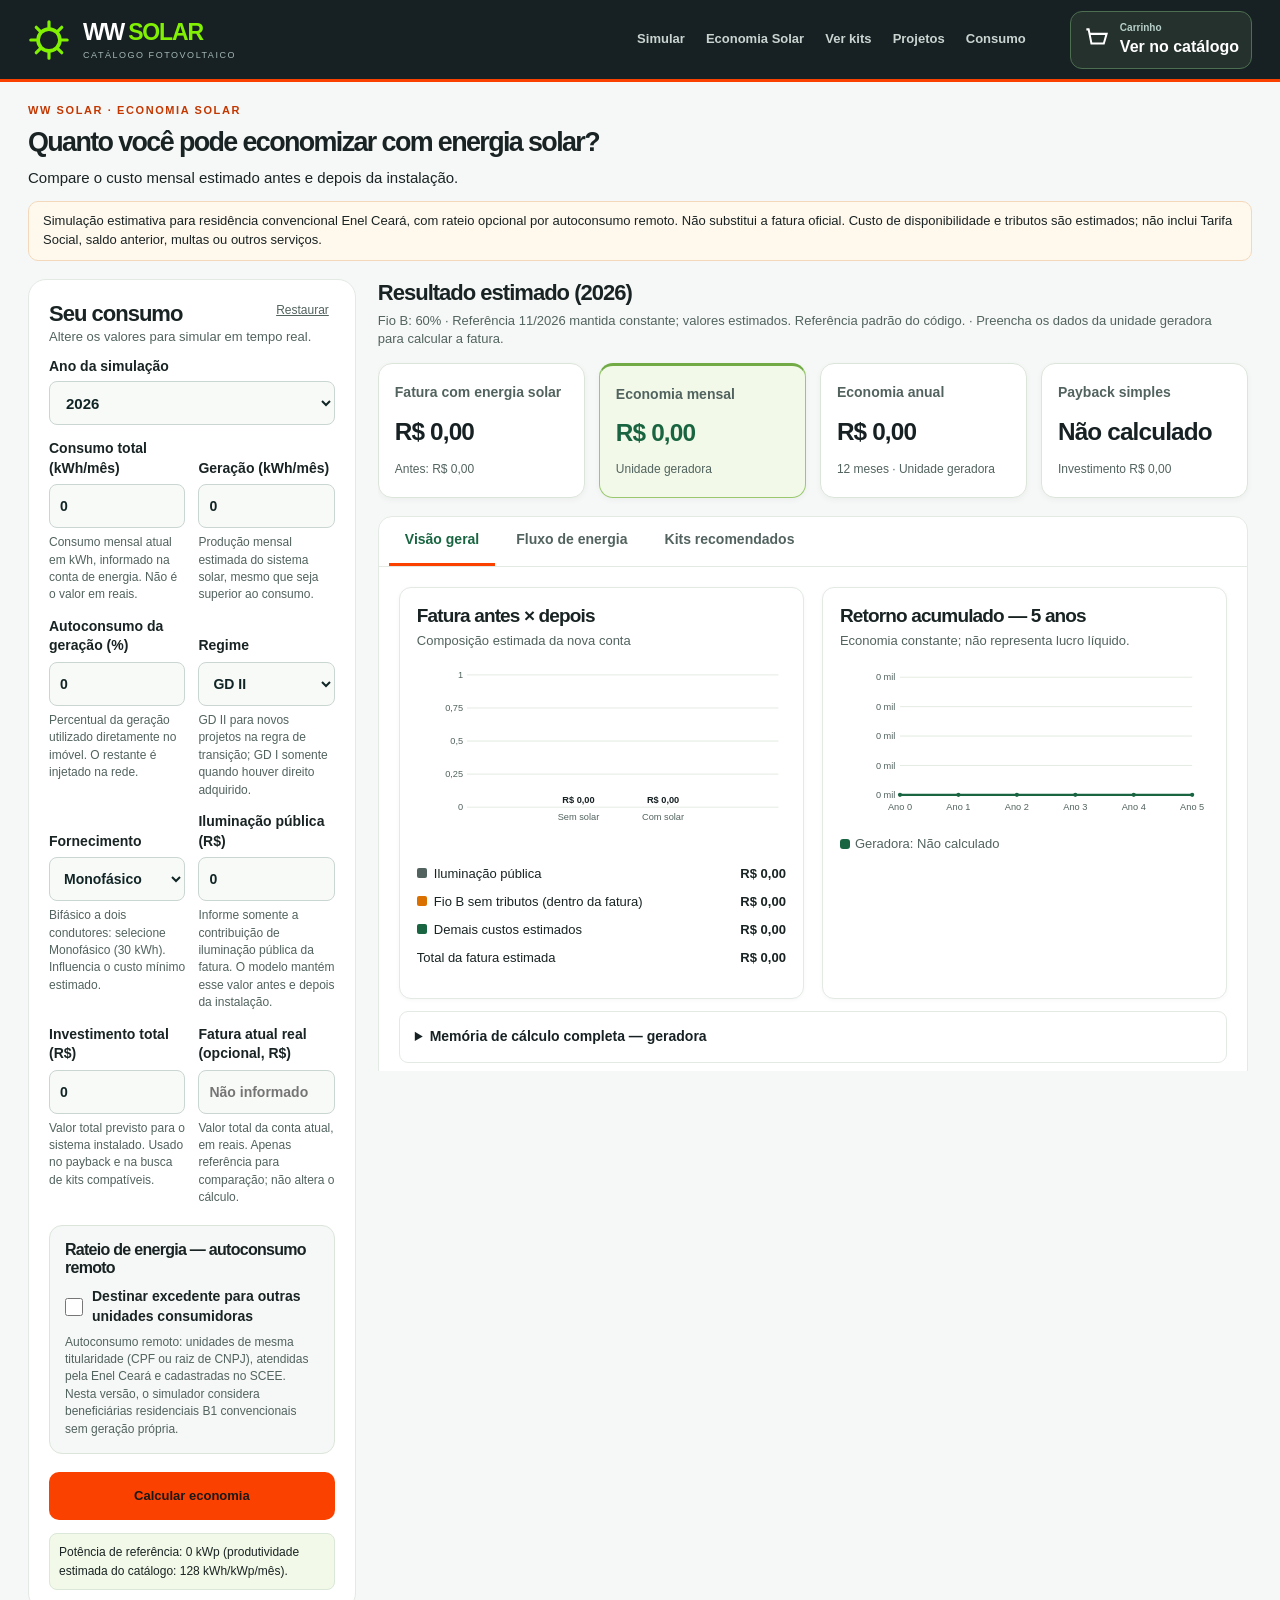
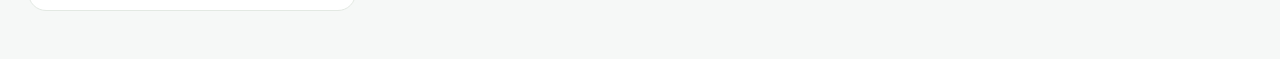
<file: economia-solar.html>
<!doctype html><html lang="pt-BR"><head><meta charset="utf-8"><meta name="viewport" content="width=device-width,initial-scale=1"><meta name="robots" content="noindex,nofollow"><title>Economia Solar | WW Solar</title><link rel="stylesheet" href="./styles.css"><link rel="stylesheet" href="./cliente-dev.css"><link rel="stylesheet" href="./palette-wwsolar.css"><style>body{background:#f6f8f7}.eco{padding:40px 0}.eco h1{font-size:36px;margin:12px 0;color:var(--ink)}.eco-grid{display:grid;grid-template-columns:1fr 1fr;gap:20px;margin-top:24px}.eco-panel{background:white;border:1px solid var(--line);border-radius:18px;padding:24px}.eco-form{display:grid;grid-template-columns:1fr 1fr;gap:14px}.eco label{display:grid;gap:5px;font-size:13px;font-weight:700}.eco-form{align-items:start}.eco-hint{display:block;color:#52635f;font-size:12px;font-weight:400;line-height:1.45}.eco input,.eco select{width:100%;min-width:0;border:1px solid #cad6d2;border-radius:8px;padding:10px;background:white;color:#112526}.eco output{display:block;font-weight:800;font-size:28px;color:#196541}.eco dl{display:grid;grid-template-columns:minmax(0,1fr) minmax(0,auto);gap:8px 16px;font-size:14px}.eco dt{min-width:0;overflow-wrap:break-word}.eco dd{margin:0;font-weight:700;text-align:right;white-space:nowrap}.eco-panel{min-width:0}.eco-year-note{font-size:12px;color:#52635f;margin:8px 0 14px}.eco-year{margin-top:14px;max-width:320px}.eco .notice{font-size:13px;background:#fff3d5;padding:14px;border-radius:10px;margin:15px 0}.eco .metric{padding:12px 0;border-bottom:1px solid var(--line)}@media(max-width:750px){.eco-grid{grid-template-columns:1fr}.eco-panel{padding:16px}.eco-form{grid-template-columns:1fr}}.eco-ecr-impact{margin:20px 0;padding:18px;border:1px solid #cad6d2;border-radius:14px;background:#f6f8f7}.eco-ecr-impact[hidden]{display:none}.eco-ecr-impact h4{margin:0 0 6px;font-size:17px;line-height:1.3;color:var(--ink)}.eco-ecr-impact .impact-label{display:flex;justify-content:space-between;align-items:baseline;gap:8px;font-size:13px;margin:10px 0 6px;flex-wrap:wrap}.eco-ecr-impact .impact-label strong{font-size:14px;color:var(--ink)}.eco-ecr-impact .impact-track{height:18px;background:#e0e7e3;border-radius:6px;overflow:hidden}.eco-ecr-impact .impact-fill{height:100%;width:0;border-radius:6px;background:#196541}.eco-ecr-impact .impact-fill-after{background:#d97000}.eco-ecr-impact .impact-grid{display:grid;grid-template-columns:repeat(2,minmax(0,1fr));gap:16px 14px;border-top:1px solid #cad6d2;margin-top:18px;padding-top:16px}.eco-ecr-impact .impact-grid strong{display:block;font-size:22px;line-height:1.2;margin:5px 0;color:var(--ink);overflow-wrap:anywhere}.eco-ecr-impact .impact-grid .impact-loss{color:#a43824}.eco-ecr-impact .impact-note{margin:16px 0 0;padding-top:12px;border-top:1px solid #cad6d2}.eco-ecr-impact .impact-sub{font-size:12px;color:#52635f;line-height:1.4;display:block}@media(max-width:360px){.eco-ecr-impact{padding:12px}.eco-ecr-impact .impact-grid{grid-template-columns:1fr}}.eco-rateio{grid-column:1/-1;border:1px solid #dce5da;border-radius:13px;padding:15px;background:#f6f8f7;margin:5px 0}.eco-rateio h3{font-size:17px;margin:0 0 10px}.eco-rateio .rateio-toggle{display:flex;align-items:center;gap:9px;cursor:pointer}.eco-rateio .rateio-toggle input{width:18px;height:18px;flex:none;margin:0;accent-color:#196541}.eco-rateio-fields{display:grid;grid-template-columns:repeat(2,minmax(0,1fr));gap:13px;margin-top:14px}.eco-rateio [hidden],.eco-rateio[hidden]{display:none!important}.eco-rateio .eco-hint{margin-top:7px}.eco-rateio-result{margin-top:20px;border:1px solid #cbe7b7;border-radius:13px;padding:16px;background:#f5faef}.eco-rateio-result h3{font-size:18px;margin:0 0 8px}.eco-rateio-result h4{font-size:15px;margin:16px 0 8px;border-top:1px solid #dce5da;padding-top:12px}.eco-rateio-result dl{font-size:13px;margin:10px 0}.eco-rateio-result dd{white-space:normal;overflow-wrap:anywhere}.eco-rateio-result[hidden],.eco-rateio-result [hidden]{display:none!important}@media(max-width:750px){.eco-rateio-fields{grid-template-columns:1fr}}.eco-rateio-result{background:#f6f8f5;border-color:#d6e4d1}.eco-rateio-result .rateio-status{font-size:12px;color:#52635f;margin:10px 0 14px;line-height:1.4}.eco-rateio-result .rateio-kpis{display:grid;grid-template-columns:repeat(2,minmax(0,1fr));gap:9px}.eco-rateio-result .rateio-kpi{background:#fff;border:1px solid #dce5da;border-radius:10px;padding:12px;min-width:0}.eco-rateio-result .rateio-kpi.primary{border-color:#9bc980;background:#eaf4e4}.eco-rateio-result .rateio-kpi small{display:block;font-size:11px;color:#52635f;line-height:1.35}.eco-rateio-result .rateio-kpi output{font-size:clamp(16px,1.8vw,23px);line-height:1.25;margin:6px 0 3px;overflow-wrap:anywhere}.eco-rateio-result .rateio-kpi:last-child output{color:#153e38}.eco-rateio-result .rateio-energy-strip{display:grid;grid-template-columns:repeat(2,minmax(0,1fr));gap:9px 12px;padding:12px;margin-top:12px;background:#fff;border:1px solid #dce5da;border-radius:10px}.eco-rateio-result .rateio-energy-strip small{display:block;font-size:11px;color:#52635f}.eco-rateio-result .rateio-energy-strip strong{display:block;font-size:15px;color:#153e38;margin-top:3px;overflow-wrap:anywhere}.eco-rateio-result .rateio-table-scroll{overflow-x:auto}.eco-rateio-result .rateio-table{width:100%;border-collapse:collapse;font-size:12px;line-height:1.35;font-variant-numeric:tabular-nums}.eco-rateio-result .rateio-table th,.eco-rateio-result .rateio-table td{padding:9px 5px;border-bottom:1px solid #dce5da;text-align:right;vertical-align:middle}.eco-rateio-result .rateio-table th:first-child{text-align:left}.eco-rateio-result .rateio-table thead th{font-size:10px;color:#52635f;font-weight:600}.eco-rateio-result .rateio-table td{white-space:nowrap}.eco-rateio-result .rateio-table td:last-child{color:#196541;font-weight:700}.eco-rateio-result .rateio-table tfoot{background:#eaf4e4;font-weight:700}.eco-rateio-result details{margin-top:10px;border:1px solid #dce5da;border-radius:10px;background:white;padding:10px 12px}.eco-rateio-result summary{font-size:13px;font-weight:700;color:#153e38;cursor:pointer}.eco-rateio-result details h4{font-size:13px}.eco-rateio-result details p{margin:9px 0 0}.eco-rateio-result .rateio-annual{font-size:12px;color:#52635f;margin:10px 0 0}.eco-rateio-result .rateio-annual strong{color:#196541}.eco-rateio-result .rateio-ecr-label{font-size:11px;color:#995c16}.eco-rateio-result .rateio-negative{color:#a43824!important}@media(max-width:420px){.eco-rateio-result{padding:12px}.eco-rateio-result .rateio-kpi{padding:9px}.eco-rateio-result .rateio-table th,.eco-rateio-result .rateio-table td{padding:7px 3px;font-size:10px}.eco-rateio-result .rateio-kpi output{font-size:17px}}/* Dashboard Economia Solar — escopo local, paleta WW Solar */.eco{padding:24px 0 48px;max-width:1440px}.eco h1{font-size:clamp(22px,2.5vw,32px)}.eco-grid{grid-template-columns:minmax(280px,1fr) minmax(0,2.25fr);gap:18px;align-items:start}.eco-grid>.eco-panel{padding:18px;position:sticky;top:12px}.eco .notice{background:#fff8ed;border:1px solid #f4d8bb}.dash-form-head,.dash-result-head{display:flex;align-items:flex-start;justify-content:space-between;gap:10px}.dash-form-head h2,.dash-result-head h2{font-size:19px;margin:0;color:var(--ink)}.dash-reset{background:transparent;border:0;color:#52635f;font:inherit;font-size:12px;cursor:pointer;text-decoration:underline}.eco-form{margin-top:14px;gap:10px}.eco-form .eco-hint{font-size:10px;line-height:1.3}.eco-form label{font-size:12px}.eco-form input,.eco-form select,.eco-year select{padding:8px 9px;background:#f8faf7}.eco-form input:focus,.eco select:focus{outline:2px solid var(--accent);outline-offset:1px}.eco-year{margin:10px 0;max-width:none}.eco-form .button,.dash-power,.dash-kits{grid-column:1/-1}.dash-power{padding:9px;background:#f2f9e8;border:1px solid #dbe7d8;border-radius:8px;font-size:12px;margin:0}.dash-results{min-width:0}.dash-results [hidden]{display:none!important}.dash-result-head{margin-bottom:10px;flex-wrap:wrap}.dash-result-head .eco-year-note{margin:5px 0;max-width:580px}.dash-scope{display:flex;gap:3px;padding:3px;background:#e7ece7;border-radius:8px}.dash-scope button,.dash-tabs button{font:inherit;font-size:12px;font-weight:700;background:transparent;border:0;cursor:pointer;color:#52635f;padding:9px 11px}.dash-scope button[aria-pressed=true]{background:#172123;color:white;border-radius:6px}.dash-kpis{display:grid;grid-template-columns:repeat(4,minmax(0,1fr));gap:10px;margin-bottom:15px}.dash-kpi{min-width:0;background:white;border:1px solid var(--line);border-radius:12px;padding:13px}.dash-kpi.dash-primary{border-color:#a1cd83;background:#f3fce8}.dash-kpi span,.dash-kpi small{display:block;font-size:11px;line-height:1.4;color:#52635f}.dash-kpi output{font-size:clamp(17px,1.65vw,25px);line-height:1.2;color:#172123;margin:8px 0;overflow-wrap:anywhere}.dash-kpi.dash-primary output{color:#196541}.dash-workspace{border:1px solid var(--line);background:#fff;border-radius:14px;overflow:hidden}.dash-tabs{display:flex;overflow-x:auto;border-bottom:1px solid var(--line);gap:5px;padding:0 10px}.dash-tabs button{white-space:nowrap;border-bottom:3px solid transparent;border-radius:0;padding:13px 12px}.dash-tabs button[aria-selected=true]{color:#196541;border-color:#FA4100}.dash-tabs button:focus-visible,.dash-scope button:focus-visible{outline:2px solid #FA4100;outline-offset:-3px}.dash-tab-panel{padding:17px;min-width:0}.dash-tab-panel h3{font-size:16px;margin:0 0 5px}.dash-tab-panel h4{font-size:14px;margin:16px 0 8px}.dash-chart-grid{display:grid;grid-template-columns:repeat(2,minmax(0,1fr));gap:13px}.dash-chart-card{min-width:0;background:#f8faf7;border:1px solid var(--line);border-radius:12px;padding:12px}.dash-chart{min-width:0;margin:8px 0}.dash-chart svg{display:block;width:100%;height:auto}.dash-chart-card dl{font-size:11px;gap:5px 8px}.dash-legend{display:flex;flex-wrap:wrap;gap:5px 12px;font-size:11px;color:#52635f}.dash-legend span{display:flex;align-items:center;gap:5px}.dash-legend i,.dash-flow-legend i{display:inline-block;width:10px;height:10px;border-radius:3px;flex:none}.dash-details{border:1px solid var(--line);border-radius:9px;background:white;padding:11px 13px;margin-top:12px}.dash-details summary{cursor:pointer;font-size:13px;font-weight:700;color:#172123}.dash-details dl{margin-top:12px}.dash-reg{margin-top:15px}.dash-reg p{margin:10px 0 0}.dash-flow{display:flex;overflow:hidden;border-radius:8px;height:36px;margin:14px 0;background:#e6ebe6}.dash-flow>span{height:100%;display:flex;align-items:center;justify-content:center;font-size:11px;font-weight:700;color:white;overflow:hidden;white-space:nowrap}.dash-flow-legend{display:grid;grid-template-columns:repeat(2,minmax(0,1fr));gap:9px}.dash-flow-legend>div{background:#f8faf7;border:1px solid var(--line);border-radius:9px;padding:10px}.dash-flow-legend small{display:flex;gap:5px;align-items:center;font-size:11px;color:#52635f}.dash-flow-legend strong{display:block;font-size:17px;margin:5px 0}.dash-tab-panel .eco-rateio-result{margin:0;padding:0;background:transparent;border:0}.dash-tab-panel #eco-ecr-study{border:0!important;padding:0!important;margin:0!important}.dash-tab-panel #eco-ecr-factor{max-width:180px;margin:8px 0}.dash-tab-panel #eco-ecr-range{display:block;width:100%;padding:0;margin:8px 0;accent-color:#FA4100}.dash-tab-panel #eco-ecr-status{font-size:12px;color:#52635f}.dash-tab-panel .eco-ecr-impact{margin:12px 0 0}.dash-negative{color:#a43824!important}.dash-tab-panel .rateio-kpis{grid-template-columns:repeat(4,minmax(0,1fr))}.dash-tab-panel .rateio-kpi output{font-size:clamp(15px,1.4vw,22px)}@media(max-width:1050px){.dash-kpis,.dash-tab-panel .rateio-kpis{grid-template-columns:repeat(2,minmax(0,1fr))}.dash-chart-grid{grid-template-columns:1fr}}@media(max-width:780px){.eco-grid{grid-template-columns:1fr}.eco-grid>.eco-panel{position:static}.eco-form{grid-template-columns:repeat(2,minmax(0,1fr))}.eco{padding:16px 0}.dash-tab-panel{padding:12px}.dash-kpi{padding:10px}.dash-tabs button{padding:12px 9px}.dash-flow-legend{grid-template-columns:repeat(2,minmax(0,1fr))}}@media(max-width:360px){.eco-form{grid-template-columns:1fr}.dash-flow-legend{grid-template-columns:1fr}}/* Painel amplo: ajuste exclusivamente visual desta página. */
body.eco-dashboard-page .shell.eco{width:min(1760px,calc(100% - 56px));max-width:none;margin-inline:auto;padding:20px 0 48px}
body.eco-dashboard-page .header .header-inner.shell{padding-left:max(28px,calc((100vw - 1760px)/2));padding-right:max(28px,calc((100vw - 1760px)/2))}
.eco h1{font-size:clamp(25px,2.1vw,36px);line-height:1.16;max-width:none;margin:8px 0}
.eco>p{font-size:15px;margin:8px 0}
.eco .notice{padding:10px 14px;margin:12px 0;font-size:13px;line-height:1.45}
.eco-grid{grid-template-columns:minmax(300px,0.9fr) minmax(0,2.4fr);gap:22px;margin-top:18px}
.eco-grid>.eco-panel{position:static;padding:20px}
.dash-form-head h2,.dash-result-head h2{font-size:22px;line-height:1.25}
.eco-form{gap:13px}
.eco label,.eco-form label{font-size:14px;line-height:1.4}
.eco-form .eco-hint{font-size:12px;line-height:1.4}
.eco-form input,.eco-form select,.eco-year select{font-size:15px;padding:11px 12px;min-height:44px}
.eco-form .rateio-toggle input{min-height:18px;width:18px;padding:0}
.eco .eco-hint{font-size:13px;line-height:1.45}
.eco-form .eco-hint{font-size:12px}
.eco-rateio h3{font-size:16px}
.eco-rateio-fields{gap:11px}
.dash-result-head .eco-year-note{font-size:13px;max-width:850px;line-height:1.4}
.dash-kpis{gap:14px;margin:0 0 18px}
.dash-kpi{padding:19px 16px;min-height:135px;display:flex;flex-direction:column;justify-content:space-between;border:1px solid #dce5da;box-shadow:0 2px 6px rgba(23,33,35,.045);border-radius:14px}
.dash-kpi span{font-size:14px;font-weight:700;color:#52635f}
.dash-kpi small{font-size:12px;line-height:1.45}
.dash-kpi output{font-size:clamp(24px,1.9vw,34px);font-weight:800;line-height:1.2;margin:10px 0;letter-spacing:-.035em}
.dash-kpi.dash-primary{background:#f2f9e8;border-color:#99c86f;border-top:3px solid #72ab46}
.dash-scope button,.dash-tabs button{font-size:14px;padding:12px 16px}
.dash-tab-panel{padding:20px}
.dash-tab-panel h3{font-size:19px}
.dash-tab-panel h4{font-size:16px}
.dash-chart-grid{gap:18px}
.dash-chart-card{padding:17px;background:#fff;box-shadow:0 1px 4px rgba(23,33,35,.035)}
.dash-chart svg{width:100%;height:auto}
.dash-chart svg text{font-size:12px}
.dash-chart-card dl{font-size:13px;gap:8px 12px}
#eco-dash-composition dt:nth-of-type(-n+3)::before{content:"";display:inline-block;width:10px;height:10px;border-radius:2px;margin-right:7px;background:#52635f}
#eco-dash-composition dt:nth-of-type(2)::before{background:#d97000}
#eco-dash-composition dt:nth-of-type(3)::before{background:#196541}
.dash-legend{font-size:13px;gap:9px 14px}
.dash-details summary{font-size:14px}
.dash-details{padding:14px 15px}
.dash-flow{height:45px}
.dash-flow>span{font-size:14px}
.dash-flow-legend{grid-template-columns:repeat(4,minmax(0,1fr));gap:12px}
.dash-flow-legend>div{padding:14px}
.dash-flow-legend small{font-size:12px}
.dash-flow-legend strong{font-size:22px}
.dash-tab-panel .rateio-kpi{padding:16px}
.dash-tab-panel .rateio-kpi small{font-size:13px}
.dash-tab-panel .rateio-kpi output{font-size:clamp(22px,1.65vw,30px)}
.dash-tab-panel .rateio-table{font-size:14px}
.dash-tab-panel .rateio-table thead th{font-size:12px}
.dash-tab-panel .rateio-energy-strip small{font-size:13px}
.dash-tab-panel .rateio-energy-strip strong{font-size:19px}
.dash-tab-panel .eco-ecr-impact .impact-grid strong{font-size:26px}
@media(max-width:1250px){.eco-grid{grid-template-columns:minmax(280px,1fr) minmax(0,2fr);gap:16px}.dash-kpis,.dash-tab-panel .rateio-kpis{grid-template-columns:repeat(2,minmax(0,1fr))}.dash-chart-grid{grid-template-columns:1fr}.dash-flow-legend{grid-template-columns:repeat(2,minmax(0,1fr))}}
@media(max-width:820px){body.eco-dashboard-page .shell.eco{width:calc(100% - 28px);padding:14px 0 32px}.eco-grid{grid-template-columns:1fr;gap:18px}.eco-grid>.eco-panel{padding:16px}.dash-kpi{padding:14px 12px;min-height:112px}.dash-kpi output{font-size:clamp(21px,5vw,29px)}.dash-tab-panel{padding:14px}.dash-chart-card{padding:12px}.dash-tabs button{font-size:13px;padding:12px 10px}.dash-tab-panel .rateio-kpi{padding:12px}.dash-tab-panel .rateio-kpi output{font-size:21px}.dash-tab-panel .rateio-table{font-size:12px}}
@media(max-width:400px){.eco-form{grid-template-columns:1fr}.dash-kpis{gap:8px}.dash-kpi{padding:12px 9px}.dash-kpi output{font-size:20px}.dash-kpi span{font-size:12px}.dash-kpi small{font-size:11px}.dash-flow-legend{grid-template-columns:1fr}.dash-chart svg text{font-size:11px}}
/* Alinhamento local dos quatro campos da beneficiária. */
.eco .eco-rateio-fields{align-items:stretch;grid-template-columns:repeat(2,minmax(0,1fr));gap:12px}
.eco .eco-rateio-fields>label{display:grid;grid-template-rows:1fr 44px;align-items:start;gap:6px;min-width:0}
.eco .eco-rateio-fields .rateio-field-title{display:block;line-height:1.4;overflow-wrap:break-word}
.eco .eco-rateio-fields input,.eco .eco-rateio-fields select{box-sizing:border-box;align-self:end;width:100%;height:44px;min-height:44px;max-height:44px;margin:0;padding:9px 10px;font:inherit;font-size:14px;line-height:1.3}
@media(max-width:400px){.eco .eco-rateio-fields{grid-template-columns:1fr}.eco .eco-rateio-fields>label{grid-template-rows:auto 44px}}
.eco-dashboard-page [hidden]{display:none!important}
/* Formulário principal: títulos, controles e dicas alinhados por linha. */
.eco .eco-form{grid-template-columns:repeat(2,minmax(0,1fr));align-items:stretch}
.eco .eco-form>label{display:grid;grid-template-rows:minmax(2.8em,auto) 44px 1fr;gap:6px;min-width:0;align-items:start}
.eco .eco-form>label>.eco-field-title{display:block;line-height:1.4;align-self:end}
.eco .eco-form>label>input,.eco .eco-form>label>select{box-sizing:border-box;width:100%;height:44px;min-height:44px;max-height:44px;margin:0;padding:9px 10px;font:inherit;font-size:14px;line-height:1.3}
.eco .eco-form>label>.eco-hint{margin:0;font-size:12px}
@supports(grid-template-rows:subgrid){.eco .eco-form>label{grid-row:span 3;grid-template-rows:subgrid;row-gap:6px}}
@media(max-width:400px){.eco .eco-form{grid-template-columns:1fr}.eco .eco-form>label{grid-row:auto;grid-template-rows:auto 44px auto}}
.eco-kits-summary{display:flex;flex-wrap:wrap;gap:12px;margin:14px 0}.eco-kits-summary>div{flex:1;min-width:140px;border:1px solid var(--line);border-radius:10px;padding:12px;background:#f8faf7}.eco-kits-summary small{display:block;color:#52635f;font-size:12px}.eco-kits-summary strong{font-size:21px;display:block;margin-top:5px}.eco-kits-grid{display:grid;grid-template-columns:repeat(auto-fit,minmax(min(100%,240px),1fr));gap:12px;margin:14px 0}.eco-kit-option{display:flex;flex-direction:column;gap:8px;border:1px solid #dce5da;border-radius:12px;padding:15px;background:#fff;min-width:0}.eco-kit-option:first-child{border-top:3px solid #72ab46}.eco-kit-option h4{margin:0;font-size:16px}.eco-kit-option .eco-kit-price{font-size:25px;font-weight:800;color:#196541}.eco-kit-option .eco-kit-role{font-size:12px;font-weight:700;color:#52635f}.eco-kit-option .eco-kit-actions{display:grid;gap:7px;margin-top:auto}.eco-kit-option .eco-kit-actions .button{font-size:13px;padding:10px;text-align:center}.eco-kit-option .eco-kit-over{color:#a43824}.eco-kit-option .eco-kit-fit{color:#196541}.eco-kits-grid .eco-hint{margin:0}.eco-kits-grid progress{width:100%;accent-color:#196541}
/* Resultados acompanham a rolagem do formulário no desktop; conteúdo longo continua acessível. */
@media(min-width:821px) and (min-height:480px){
 .eco-grid>.dash-results{position:sticky;top:96px;align-self:start;max-height:calc(100vh - 108px);overflow-y:auto;scrollbar-width:thin;scrollbar-color:#c5d4c2 transparent;padding:0 4px 8px 0;min-width:0}
 @supports(height:100dvh){.eco-grid>.dash-results{max-height:calc(100dvh - 108px)}}
}
#eco-tab-kits{scroll-margin-top:120px}
/* Rateio múltiplo: componentes e tipografia da própria página. */
.rateio-manager{margin:12px 0}.rateio-manager .button,.rateio-dialog-actions .button{font:inherit;font-size:13px;font-weight:700;min-height:40px;padding:9px 12px}.rateio-unit-list,.rateio-unit-results{display:grid;gap:9px;margin:10px 0}.rateio-unit-card{min-width:0;background:#fff;border:1px solid var(--line);border-radius:10px;padding:12px;overflow-wrap:anywhere}.rateio-unit-card h5{font-size:14px;color:var(--ink);margin:0 0 6px}.rateio-unit-card p{margin:5px 0}.rateio-unit-actions,.rateio-dialog-actions{display:flex;flex-wrap:wrap;gap:8px;margin-top:10px}.rateio-unit-actions .dash-reset{font-size:13px;min-height:36px}.rateio-result-manager{border:1px solid var(--line);border-radius:12px;padding:12px;background:#f8faf7}.rateio-result-manager h4{margin:0 0 8px}.rateio-unit-results{grid-template-columns:repeat(auto-fit,minmax(min(100%,240px),1fr))}.rateio-unit-card dl{font-size:12px;gap:6px 10px;margin:8px 0}.rateio-unit-card dd{white-space:normal}.eco-rateio-dialog{box-sizing:border-box;width:min(540px,calc(100% - 28px));max-height:calc(100dvh - 28px);overflow-y:auto;border:1px solid var(--line);border-radius:16px;padding:20px;background:#fff;color:var(--ink);font:inherit;box-shadow:0 18px 55px #17212333}.eco-rateio-dialog::backdrop{background:#17212399}.rateio-dialog-head{display:flex;align-items:center;justify-content:space-between;gap:12px}.rateio-dialog-head h3{font-size:19px;margin:0}.rateio-name-field{grid-column:1/-1}.eco-rateio-dialog .eco-rateio-fields>label{grid-template-rows:auto 44px}.eco-rateio-dialog .rateio-negative{color:#a43824;font-size:13px}.rateio-dialog-actions{justify-content:flex-end}.eco-rateio-dialog input:focus,.eco-rateio-dialog select:focus{outline:2px solid var(--accent);outline-offset:1px}@media(max-width:400px){.eco-rateio-dialog{padding:14px}.rateio-dialog-actions .button{flex:1}}
</style></head><body class="eco-dashboard-page"><header class="header"><div class="shell header-inner"><a class="brand" href="./index.html" aria-label="WW Solar, início"><span class="brand-symbol" aria-hidden="true"><svg viewBox="0 0 44 44" fill="none"><circle cx="22" cy="22" r="12" stroke="currentColor" stroke-width="4"/><path d="M22 2v7M22 35v7M2 22h7M35 22h7M8 8l5 5M31 31l5 5M36 8l-5 5M13 31l-5 5" stroke="currentColor" stroke-width="3.5" stroke-linecap="round"/></svg></span><span class="brand-copy"><strong>WW<span>SOLAR</span></strong><small>CATÁLOGO FOTOVOLTAICO</small></span></a><nav class="nav" id="client-nav" aria-label="Navegação do catálogo"><a href="./index.html#simulador">Simular</a><a href="./economia-solar" aria-current="page">Economia Solar</a><a href="./index.html#catalogo">Ver kits</a><a href="./index.html#projetos">Projetos</a><a href="./index.html#consumo">Consumo</a></nav><div id="client-cart-top" class="client-cart-top"><a href="./#client-cart-trigger" class="client-cart-trigger" aria-label="Ir ao carrinho no catálogo"><svg viewBox="0 0 24 24" fill="none" stroke="currentColor" stroke-width="1.8" aria-hidden="true"><path d="M3 3h2l2.5 12.5h11L21 7H6M10 21h.01M18 21h.01"/></svg><span class="client-cart-top-info"><span class="client-cart-top-name">Carrinho</span><strong>Ver no catálogo</strong></span></a></div></div></header><main class="shell eco"><div class="section-label">WW SOLAR · ECONOMIA SOLAR</div><h1>Quanto você pode economizar com energia solar?</h1><p>Compare o custo mensal estimado antes e depois da instalação.</p><div class="notice">Simulação estimativa para residência convencional Enel Ceará, com rateio opcional por autoconsumo remoto. Não substitui a fatura oficial. Custo de disponibilidade e tributos são estimados; não inclui Tarifa Social, saldo anterior, multas ou outros serviços.</div><div class="eco-grid"><section class="eco-panel"><div class="dash-form-head"><h2>Seu consumo</h2><button type="button" id="eco-reset" class="dash-reset">Restaurar</button></div><p class="eco-hint">Altere os valores para simular em tempo real.</p><label class="eco-year">Ano da simulação<select id="eco-year" aria-describedby="eco-year-note"><option value="2026">2026</option><option value="2027">2027</option><option value="2028">2028</option></select></label><form id="form" class="eco-form"><label><span class="eco-field-title">Consumo total (kWh/mês)</span><input aria-describedby="eco-hint-consumo" name="consumo" type="number" min="0" max="100000" step="any" value="0" required><small class="eco-hint" id="eco-hint-consumo">Consumo mensal atual em kWh, informado na conta de energia. Não é o valor em reais.</small></label><label><span class="eco-field-title">Geração (kWh/mês)</span><input aria-describedby="eco-hint-geracao" name="geracao" type="number" min="0" max="100000" step="any" value="0" required><small class="eco-hint" id="eco-hint-geracao">Produção mensal estimada do sistema solar, mesmo que seja superior ao consumo.</small></label><label><span class="eco-field-title">Autoconsumo da geração (%)</span><input aria-describedby="eco-hint-sim" name="sim" type="number" min="0" max="100" step="any" value="0" required><small class="eco-hint" id="eco-hint-sim">Percentual da geração utilizado diretamente no imóvel. O restante é injetado na rede.</small></label><label><span class="eco-field-title">Regime</span><select aria-describedby="eco-hint-gd" name="gd"><option value="2">GD II</option><option value="1">GD I (direito adquirido)</option></select><small class="eco-hint" id="eco-hint-gd">GD II para novos projetos na regra de transição; GD I somente quando houver direito adquirido.</small></label><label><span class="eco-field-title">Fornecimento</span><select aria-describedby="eco-hint-min" name="min"><option value="30">Monofásico</option><option value="50">Bifásico</option><option value="100">Trifásico</option></select><small class="eco-hint" id="eco-hint-min">Bifásico a dois condutores: selecione Monofásico (30 kWh). Influencia o custo mínimo estimado.</small></label><label><span class="eco-field-title">Iluminação pública (R$)</span><input aria-describedby="eco-hint-cip" name="cip" type="number" min="0" step="any" value="0" required><small class="eco-hint" id="eco-hint-cip">Informe somente a contribuição de iluminação pública da fatura. O modelo mantém esse valor antes e depois da instalação.</small></label><label><span class="eco-field-title">Investimento total (R$)</span><input aria-describedby="eco-hint-invest" name="invest" type="number" min="0" step="any" value="0" required><small class="eco-hint" id="eco-hint-invest">Valor total previsto para o sistema instalado. Usado no payback e na busca de kits compatíveis.</small></label><label><span class="eco-field-title">Fatura atual real (opcional, R$)</span><input aria-describedby="eco-hint-atual" name="atual" type="number" min="0" step="any" placeholder="Não informado"><small class="eco-hint" id="eco-hint-atual">Valor total da conta atual, em reais. Apenas referência para comparação; não altera o cálculo.</small></label><section class="eco-rateio" id="eco-rateio-controls"><h3>Rateio de energia — autoconsumo remoto</h3><label class="rateio-toggle"><input id="eco-rateio-enabled" type="checkbox">Destinar excedente para outras unidades consumidoras</label><p class="eco-hint">Autoconsumo remoto: unidades de mesma titularidade (CPF ou raiz de CNPJ), atendidas pela Enel Ceará e cadastradas no SCEE. Nesta versão, o simulador considera beneficiárias residenciais B1 convencionais sem geração própria.</p><fieldset id="eco-rateio-fields" hidden disabled style="border:0;padding:0;margin:0;min-width:0"><div class="rateio-manager"><p class="eco-hint" id="eco-rateio-allocation" role="status">Percentual alocado: 0% · Disponível: 100%</p><div id="eco-rateio-list" class="rateio-unit-list"></div><button type="button" id="eco-rateio-add" class="button button-outline">+ Adicionar beneficiária</button></div><p class="eco-hint">O percentual incide apenas sobre o excedente líquido do mês.</p><details class="eco-hint"><summary>Regras e prazos do rateio</summary><p>O rateio precisa ser cadastrado pelo titular ou representante legal. Alterações e aproveitamento dos créditos dependem do ciclo de faturamento; a beneficiária pode receber os créditos somente no mês seguinte. Créditos não utilizados permanecem na unidade a que foram destinados e expiram em 60 meses. A realocação de saldo anterior não faz parte deste simulador; é restrita às hipóteses do art. 655-M da REN 1.000/2021. <a href="https://www.enel.com.br/pt-ceara/Corporativo_e_Governo/geracao-distribuida/rateios-prazos.html.html" target="_blank" rel="noopener noreferrer">Consultar regras da Enel</a> · <a href="https://www.eneldistribuicao.com.br/PortalGD/ENELCE/Rateio-Acessante" target="_blank" rel="noopener noreferrer">Solicitar rateio na Enel</a>.</p></details></fieldset></section><button class="button button-accent" type="submit">Calcular economia</button><p id="kit" class="dash-power"></p><a id="eco-kit-link" class="button button-dark dash-kits" aria-controls="eco-panel-kits" aria-disabled="true" hidden>Consultar kits compatíveis</a></form><dialog id="eco-rateio-dialog" class="eco-rateio-dialog" aria-labelledby="eco-rateio-dialog-title"><form id="eco-rateio-dialog-form"><div class="rateio-dialog-head"><h3 id="eco-rateio-dialog-title">Adicionar beneficiária</h3><button type="button" id="eco-rateio-close" class="dash-reset" aria-label="Fechar cadastro">Fechar</button></div><div class="eco-rateio-fields"><label class="rateio-name-field"><span class="rateio-field-title">Nome ou identificação da unidade</span><input id="eco-rateio-name" type="text" maxlength="80" required autocomplete="off"></label><label><span class="rateio-field-title">Consumo da beneficiária (kWh/mês)</span><input id="eco-rateio-consumo" type="number" min="0" max="100000" step="any" value="0" required></label><label><span class="rateio-field-title">Fornecimento</span><select id="eco-rateio-min"><option value="30">Monofásico</option><option value="50">Bifásico</option><option value="100">Trifásico</option></select></label><label><span class="rateio-field-title">Iluminação pública (R$)</span><input id="eco-rateio-cip" type="number" min="0" max="100000" step="any" value="0" required></label><label><span class="rateio-field-title">Percentual do excedente (%)</span><input id="eco-rateio-percent" type="number" min="0.01" max="100" step="0.01" value="0" required></label></div><p class="eco-hint">Bifásico a dois condutores: selecione Monofásico (30 kWh).</p><p id="eco-rateio-modal-available" class="eco-hint"></p><p id="eco-rateio-modal-error" class="rateio-negative" role="alert"></p><div class="rateio-dialog-actions"><button type="button" id="eco-rateio-cancel" class="button button-outline">Cancelar</button><button type="submit" class="button button-accent">Salvar beneficiária</button></div></form></dialog></section><section class="dash-results" aria-label="Resultados da simulação"><div class="dash-result-head"><div><h2>Resultado estimado <span id="eco-dash-year"></span></h2><p class="eco-year-note" id="eco-year-note">Consultando referência tarifária.</p></div><div id="eco-dash-scope" class="dash-scope" hidden role="group" aria-label="Abrangência dos resultados"><button type="button" data-eco-scope="source" aria-pressed="true">Geradora</button><button type="button" data-eco-scope="combined" aria-pressed="false">Consolidado</button></div></div><p id="eco-dash-invalid" role="status" hidden>Confira os campos para atualizar a simulação.</p><div id="eco-dash-content"><div class="dash-kpis" aria-live="polite"><div class="dash-kpi "><span id="eco-dash-bill-label">Fatura com energia solar</span><output id="after">—</output><small id="eco-dash-before">—</small></div><div class="dash-kpi dash-primary"><span>Economia mensal</span><output id="saving">—</output><small id="eco-dash-saving-sub">—</small></div><div class="dash-kpi "><span>Economia anual</span><output id="eco-dash-annual">—</output><small id="eco-dash-annual-sub">—</small></div><div class="dash-kpi "><span>Payback simples</span><output id="eco-dash-payback-value">—</output><small id="eco-dash-payback-sub">—</small></div></div><output id="before" hidden></output><div class="dash-workspace"><div class="dash-tabs" role="tablist" aria-label="Seções dos resultados"><button type="button" id="eco-tab-overview" role="tab" aria-controls="eco-panel-overview" aria-selected="true" tabindex="0">Visão geral</button><button type="button" id="eco-tab-flow" role="tab" aria-controls="eco-panel-flow" aria-selected="false" tabindex="-1">Fluxo de energia</button><button type="button" id="eco-tab-rateio" role="tab" aria-controls="eco-panel-rateio" aria-selected="false" tabindex="-1" hidden>Rateio</button><button type="button" id="eco-tab-ecr" role="tab" aria-controls="eco-panel-ecr" aria-selected="false" tabindex="-1" hidden>ECR 2027</button><button type="button" id="eco-tab-kits" role="tab" aria-controls="eco-panel-kits" aria-selected="false" tabindex="-1">Kits recomendados</button></div><section class="dash-tab-panel" id="eco-panel-overview" role="tabpanel" aria-labelledby="eco-tab-overview"><div class="dash-chart-grid"><div class="dash-chart-card"><h3>Fatura antes × depois</h3><p class="eco-hint">Composição estimada da nova conta</p><div id="eco-dash-bill" class="dash-chart"></div><dl id="eco-dash-composition"></dl></div><div class="dash-chart-card"><h3>Retorno acumulado — 5 anos</h3><p class="eco-hint">Economia constante; não representa lucro líquido.</p><div id="eco-dash-payback" class="dash-chart"></div><div id="eco-dash-payback-legend" class="dash-legend"></div></div></div><details class="dash-details"><summary>Memória de cálculo completa — geradora</summary><dl id="details"></dl></details></section><section class="dash-tab-panel" id="eco-panel-flow" role="tabpanel" aria-labelledby="eco-tab-flow" hidden><h3>Destino da geração mensal</h3><p class="eco-hint">Distribuição da energia produzida, sem duplicar créditos.</p><div id="eco-dash-flow" class="dash-flow"></div><div id="eco-dash-flow-legend" class="dash-flow-legend"></div><h4>Balanço energético da geradora</h4><dl id="eco-dash-balance"></dl></section><section class="dash-tab-panel" id="eco-panel-rateio" role="tabpanel" aria-labelledby="eco-tab-rateio" hidden><section id="eco-rateio-result" class="eco-rateio-result" hidden aria-labelledby="eco-rateio-title"><h3 id="eco-rateio-title">Rateio — resumo da simulação</h3><p id="eco-rateio-status" class="rateio-status" role="status"></p><div id="eco-rateio-dashboard" hidden><div class="rateio-kpis"><div class="rateio-kpi"><small>Economia da geradora</small><output id="eco-rateio-kpi-source">—</output><small>por mês</small></div><div class="rateio-kpi"><small>Economia das beneficiárias</small><output id="eco-rateio-kpi-beneficiary">—</output><small>por mês</small></div><div class="rateio-kpi primary"><small>Economia conjunta</small><output id="eco-rateio-kpi-combined">—</output><small>por mês</small></div><div class="rateio-kpi"><small>Payback conjunto</small><output id="eco-rateio-kpi-payback">—</output><small>retorno simples estimado</small></div></div><p class="rateio-annual">Economia anual conjunta: <strong id="eco-rateio-annual">—</strong></p><div class="rateio-energy-strip"><div><small>Excedente disponível</small><strong id="eco-rateio-mini-available">—</strong></div><div><small>Percentual destinado</small><strong id="eco-rateio-mini-percent">—</strong></div><div><small>Energia destinada</small><strong id="eco-rateio-mini-allocated">—</strong></div><div><small>Energia compensada nas beneficiárias</small><strong id="eco-rateio-mini-compensated">—</strong></div></div><div class="rateio-manager rateio-result-manager"><h4>Unidades beneficiárias</h4><p class="eco-hint" id="eco-rateio-result-allocation"></p><button type="button" id="eco-rateio-add-result" class="button button-outline">+ Adicionar beneficiária</button><div id="eco-rateio-unit-results" class="rateio-unit-results"></div></div><h4>Comparativo mensal</h4><div id="eco-dash-rateio-chart" class="dash-chart"></div><details class="dash-details"><summary>Valores exatos do comparativo</summary><div class="rateio-table-scroll" tabindex="0" role="region" aria-label="Comparativo mensal das faturas"><table class="rateio-table"><thead><tr><th scope="col">Unidade</th><th scope="col">Sem solar / rateio</th><th scope="col">Com solar / rateio</th><th scope="col">Economia</th></tr></thead><tbody><tr><th scope="row">Geradora</th><td id="eco-rateio-source-before">—</td><td id="eco-rateio-source-after">—</td><td id="eco-rateio-source-saving">—</td></tr><tr><th scope="row">Beneficiárias (total)</th><td id="eco-rateio-beneficiary-before">—</td><td id="eco-rateio-beneficiary-after">—</td><td id="eco-rateio-beneficiary-saving">—</td></tr></tbody><tfoot><tr><th scope="row">Total</th><td id="eco-rateio-combined-before">—</td><td id="eco-rateio-combined-after">—</td><td id="eco-rateio-combined-saving">—</td></tr></tfoot></table></div></details><details><summary>Detalhes técnicos do rateio</summary><dl id="eco-rateio-energy"></dl><h4>Economia individual — geradora</h4><dl id="eco-rateio-source"></dl><h4>Economia total — beneficiárias</h4><dl id="eco-rateio-bill"></dl><h4>Economia consolidada</h4><dl id="eco-rateio-total"></dl></details><details id="eco-rateio-ecr" hidden><summary>Projeção conjunta com ECR — 2027</summary><p class="eco-hint rateio-ecr-label">Estudo provisório sem tributos adicionais e sem recalcular limites de compensação.</p><dl id="eco-rateio-ecr-values"></dl></details><details><summary>Premissas e observações regulatórias</summary><p class="eco-hint">Os resultados anteriores ao painel referem-se somente à unidade geradora. O comparativo considera a geradora antes/depois da instalação solar e as beneficiárias antes/depois do rateio. Estimativa mensal em regime estabilizado, após o início do recebimento dos créditos; não prevê a data da primeira compensação nem utiliza saldo anterior.</p><p class="eco-hint">Não representa transferência efetiva de créditos nem faturamento homologado. Tarifas, regime e ano iguais aos da geradora. Não contempla geração compartilhada, empreendimentos com múltiplas unidades consumidoras (condomínios) ou transferência de créditos acumulados. A projeção anual multiplica a economia mensal por 12 e não simula a defasagem inicial dos créditos.</p></details></div></section></section><section class="dash-tab-panel" id="eco-panel-ecr" role="tabpanel" aria-labelledby="eco-tab-ecr" hidden><section id="eco-ecr-study" hidden style="border-top:1px solid var(--line);margin-top:20px;padding-top:16px"><h3>Estudo ECR — cenário provisório 2027</h3><p id="eco-ecr-scope" class="eco-hint"></p><p class="eco-hint">Não integra a fatura estimada acima. Valores sem tributos, com tarifas congeladas de novembro/2026. Fator proposto pela ANEEL, sujeito a aprovação.</p><label for="eco-ecr-factor">Fator ECR de estudo (%)</label><input id="eco-ecr-factor" readonly disabled type="number" min="0" max="100" step="any" value="52.4"><input id="eco-ecr-range" hidden disabled type="range" min="0" max="100" step="any" value="52.4" aria-label="Fator ECR de estudo"><p id="eco-ecr-status" role="status"></p><details class="dash-details"><summary>Memória de cálculo regulatória ECR 2027</summary><dl id="eco-ecr-details"></dl><h4>Comparação financeira — sensibilidade, não faturamento</h4><p class="eco-hint">Apenas acrescenta o ECR sem tributos adicionais à fatura base, mantendo a compensação constante. Não é previsão de cobrança nem proposta comercial.</p><dl id="eco-ecr-comparison"></dl></details><section id="eco-ecr-impact" class="eco-ecr-impact" hidden aria-labelledby="eco-impact-title"><h4 id="eco-impact-title">Impacto financeiro do ECR — 2027</h4><p class="eco-hint">Comparação da economia anual estimada</p><div class="impact-label"><span>Sem ECR</span><strong id="eco-impact-before"></strong></div><div class="impact-track" aria-hidden="true"><div id="eco-impact-bar-before" class="impact-fill"></div></div><div class="impact-label"><span>Com ECR</span><strong id="eco-impact-after"></strong></div><div class="impact-track" aria-hidden="true"><div id="eco-impact-bar-after" class="impact-fill impact-fill-after"></div></div><div class="impact-grid"><div><span class="impact-sub">Redução da economia anual</span><strong class="impact-loss" id="eco-impact-reduction"></strong><span class="impact-sub" id="eco-impact-loss"></span></div><div><span class="impact-sub">Aumento do payback</span><strong id="eco-impact-months"></strong><span class="impact-sub">Prazo adicional estimado</span></div><div><span class="impact-sub">Aumento da fatura residual</span><strong id="eco-impact-bill"></strong></div><div><span class="impact-sub">Aumento do prazo de retorno</span><strong id="eco-impact-payback"></strong></div></div><div id="eco-ecr-bill-chart" class="dash-chart"></div><p class="eco-hint impact-note">Estudo provisório de 2027, sem tributos adicionais sobre o ECR. Barras representam apenas economia positiva; valores monetários são exibidos mesmo sem economia. Sujeito à regulamentação definitiva.</p></section><p class="eco-hint">O limite de compensação do art. 310-A, § 3º, e o tratamento tributário do ECR ainda exigem validação. Não usar como valor definitivo de fatura ou payback.</p></section></section><section class="dash-tab-panel" id="eco-panel-kits" role="tabpanel" aria-labelledby="eco-tab-kits" hidden><h3>Kits compatíveis com seu investimento</h3><p class="eco-hint">Comparamos o preço dos equipamentos à geração desejada e ao investimento total informado. Instalação, projeto, homologação e frete podem ter custos adicionais; não representam orçamento fechado do sistema instalado.</p><div id="eco-kits-summary" class="eco-kits-summary"></div><p id="eco-kits-status" role="status"></p><div id="eco-kits-results" class="eco-kits-grid"></div><button type="button" id="eco-kits-refresh" class="button button-outline">Atualizar preços</button><p class="eco-hint">Geração estimada com a mesma produtividade de referência do catálogo, sujeita à localidade e condições de instalação. Preços sujeitos a confirmação. Simular com um kit altera somente a geração, mantendo o investimento informado.</p></section></div><details class="dash-details dash-reg"><summary>Premissas e observações regulatórias</summary><p class="eco-hint">Modelo estimativo residencial B1 convencional da Enel Ceará. Referência congelada, economia constante e sem saldo anterior. Não substitui faturamento oficial. O rateio é exclusivo para autoconsumo remoto e depende do cadastro e ciclo de leitura; créditos não utilizados permanecem na unidade destinatária por até 60 meses. ECR 2027 é um estudo provisório separado da fatura principal, sem tributos adicionais e sem revalidar o limite de compensação. Não contempla Tarifa Social, geração compartilhada, condomínios, transferência de créditos acumulados, financiamento, manutenção, inflação, CBS/IBS ou depreciação.</p></details></div></section></div></main><script src="./economia-solar-tarifas.js" defer></script><script src="./economia-solar-core.js?v=20261127-rateio" defer></script><script src="./economia-solar-ecr.js?v=20261126-ecr-impact" defer></script><script src="./cliente-dev-config.js" defer></script><script src="./cliente-core.js" defer></script><script src="./economia-solar.js?v=20261127-rateio-kits-v2" defer></script></body></html>
</file>
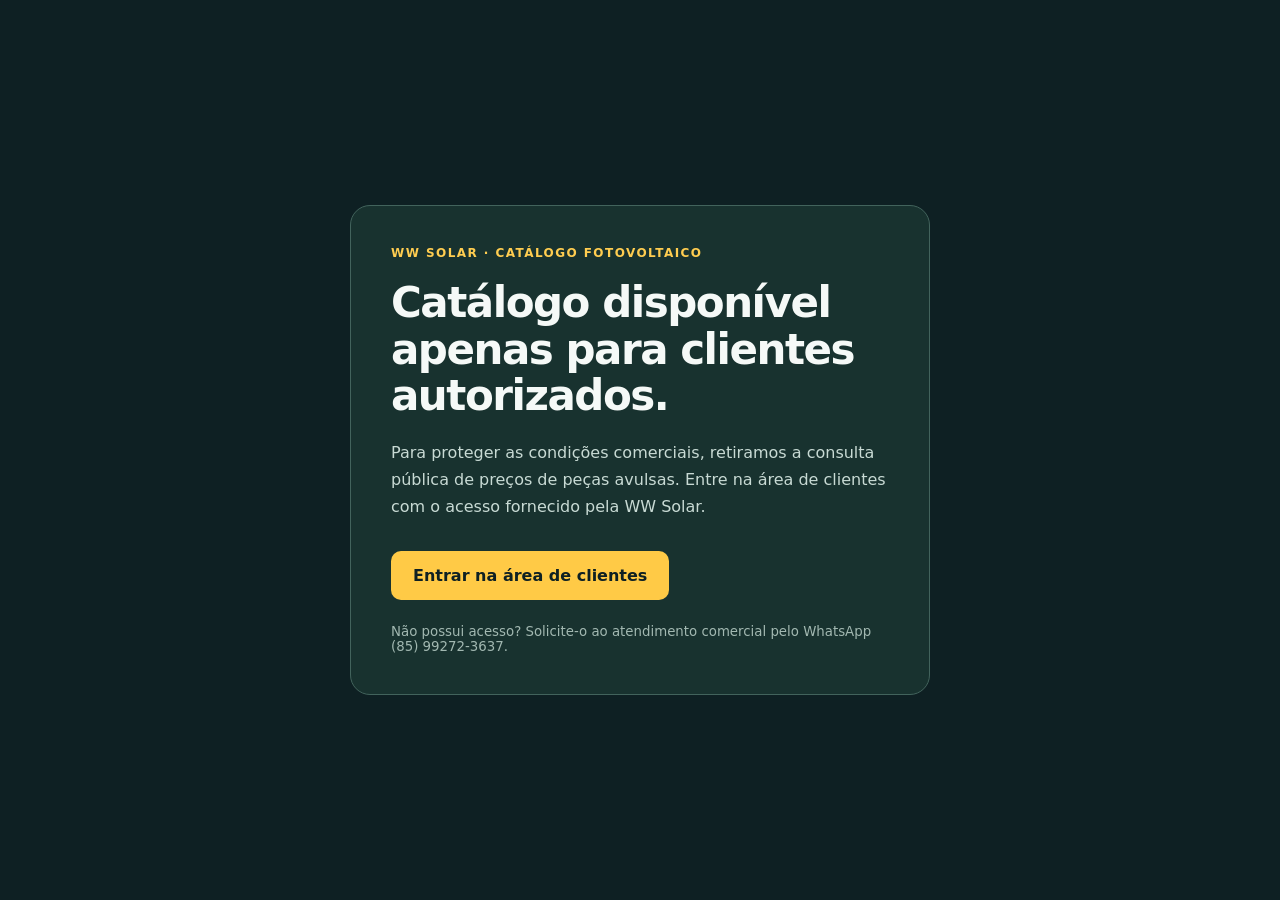
<file: pecas.html>
<!doctype html>
<html lang="pt-BR">
<head>
<meta charset="UTF-8">
<meta name="viewport" content="width=device-width, initial-scale=1">
<meta name="robots" content="noindex,nofollow">
<meta name="referrer" content="no-referrer">
<title>WW Solar — Catálogo com acesso restrito</title>
<style>
:root{color-scheme:light}*{box-sizing:border-box}
body{margin:0;min-height:100vh;display:grid;place-items:center;padding:24px;background:#0e2023;color:#f5f9f7;font-family:system-ui,-apple-system,Segoe UI,sans-serif}
main{max-width:580px;width:100%;padding:40px;background:#18322f;border:1px solid #42635c;border-radius:20px}
.eyebrow{font-size:12px;font-weight:800;letter-spacing:.12em;color:#ffcd50}
h1{font-size:clamp(28px,5vw,42px);line-height:1.1;letter-spacing:-.035em;margin:20px 0}
p{line-height:1.7;color:#c8dad4}
a{display:inline-block;margin-top:14px;background:#ffca46;color:#0e2023;padding:15px 22px;border-radius:10px;font-weight:800;text-decoration:none}
small{display:block;margin-top:24px;color:#a2b8b1}
</style>
</head>
<body>
<main>
<div class="eyebrow">WW SOLAR · CATÁLOGO FOTOVOLTAICO</div>
<h1>Catálogo disponível apenas para clientes autorizados.</h1>
<p>Para proteger as condições comerciais, retiramos a consulta pública de preços de peças avulsas. Entre na área de clientes com o acesso fornecido pela WW Solar.</p>
<a href="https://ww-solar-clientes-dev.pages.dev/cliente-dev.html" rel="noreferrer">Entrar na área de clientes</a>
<small>Não possui acesso? Solicite-o ao atendimento comercial pelo WhatsApp (85) 99272-3637.</small>
</main>
</body>
</html>
</file>
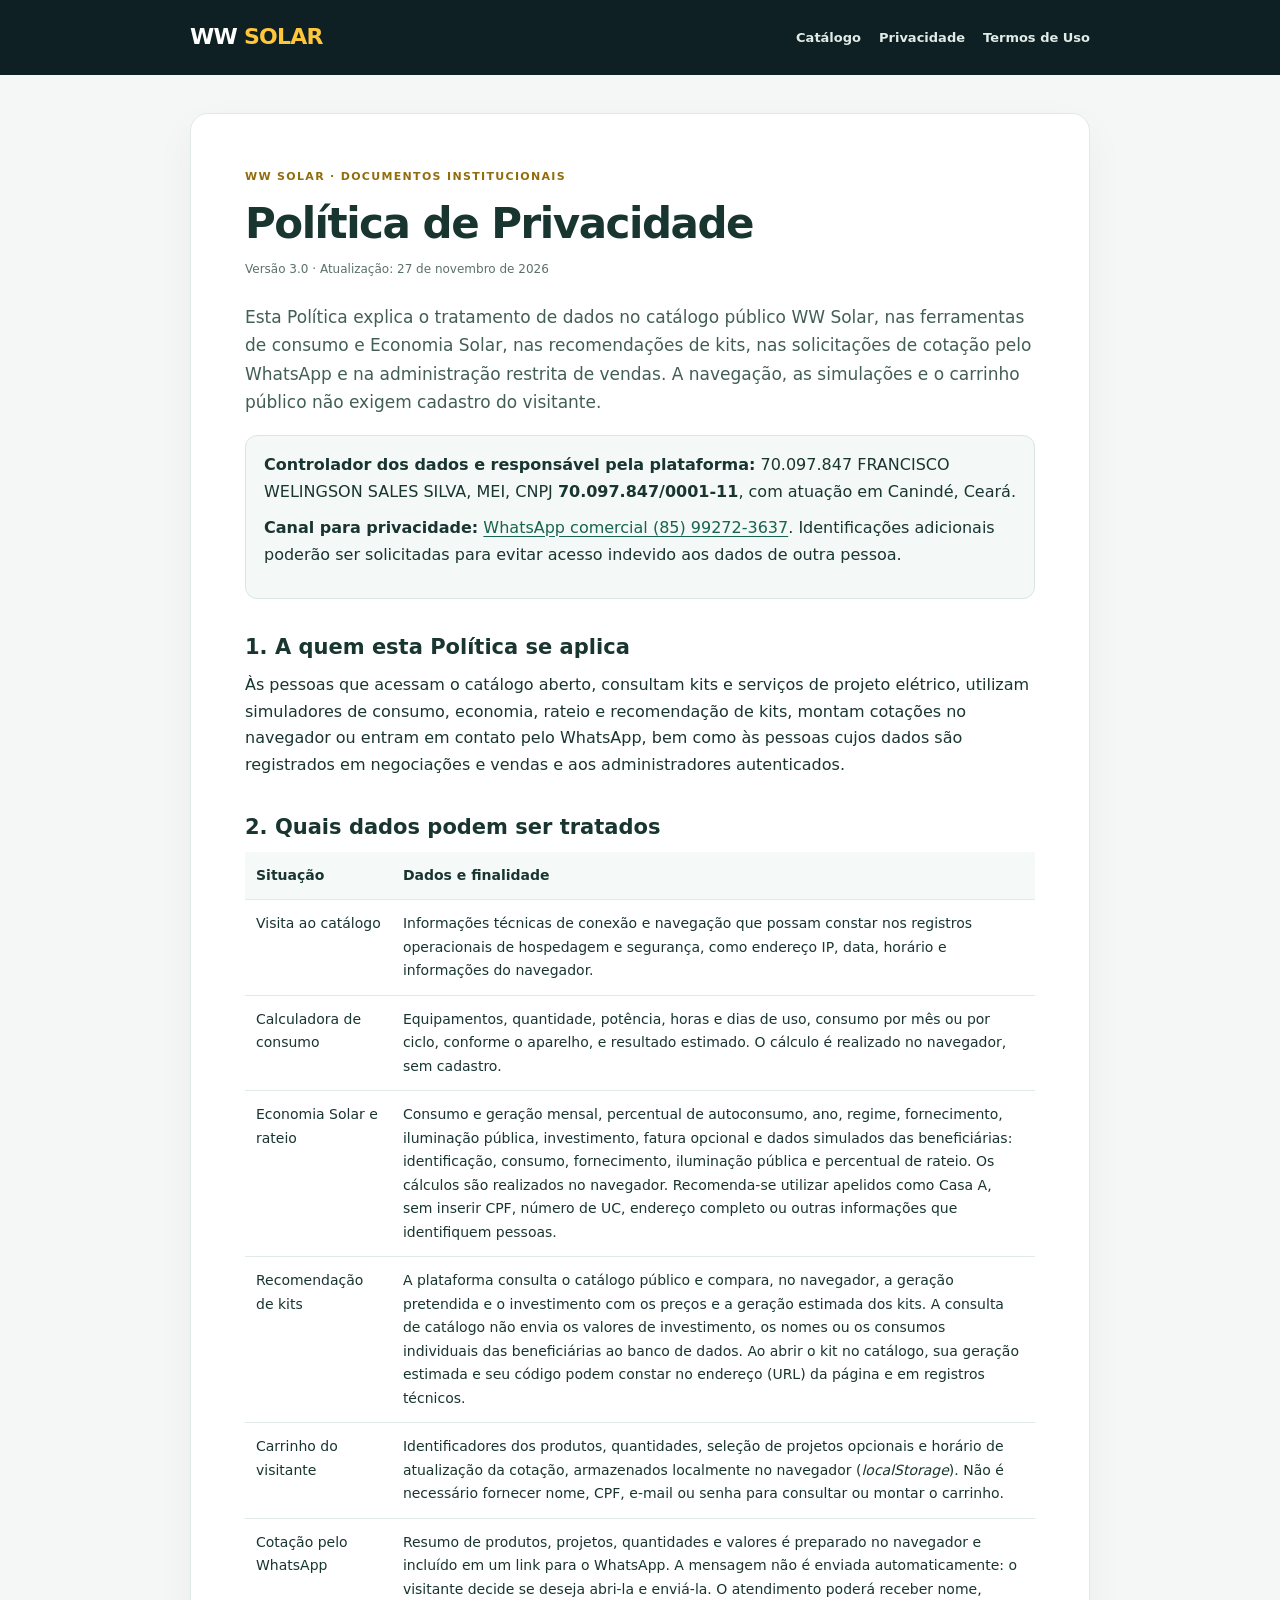
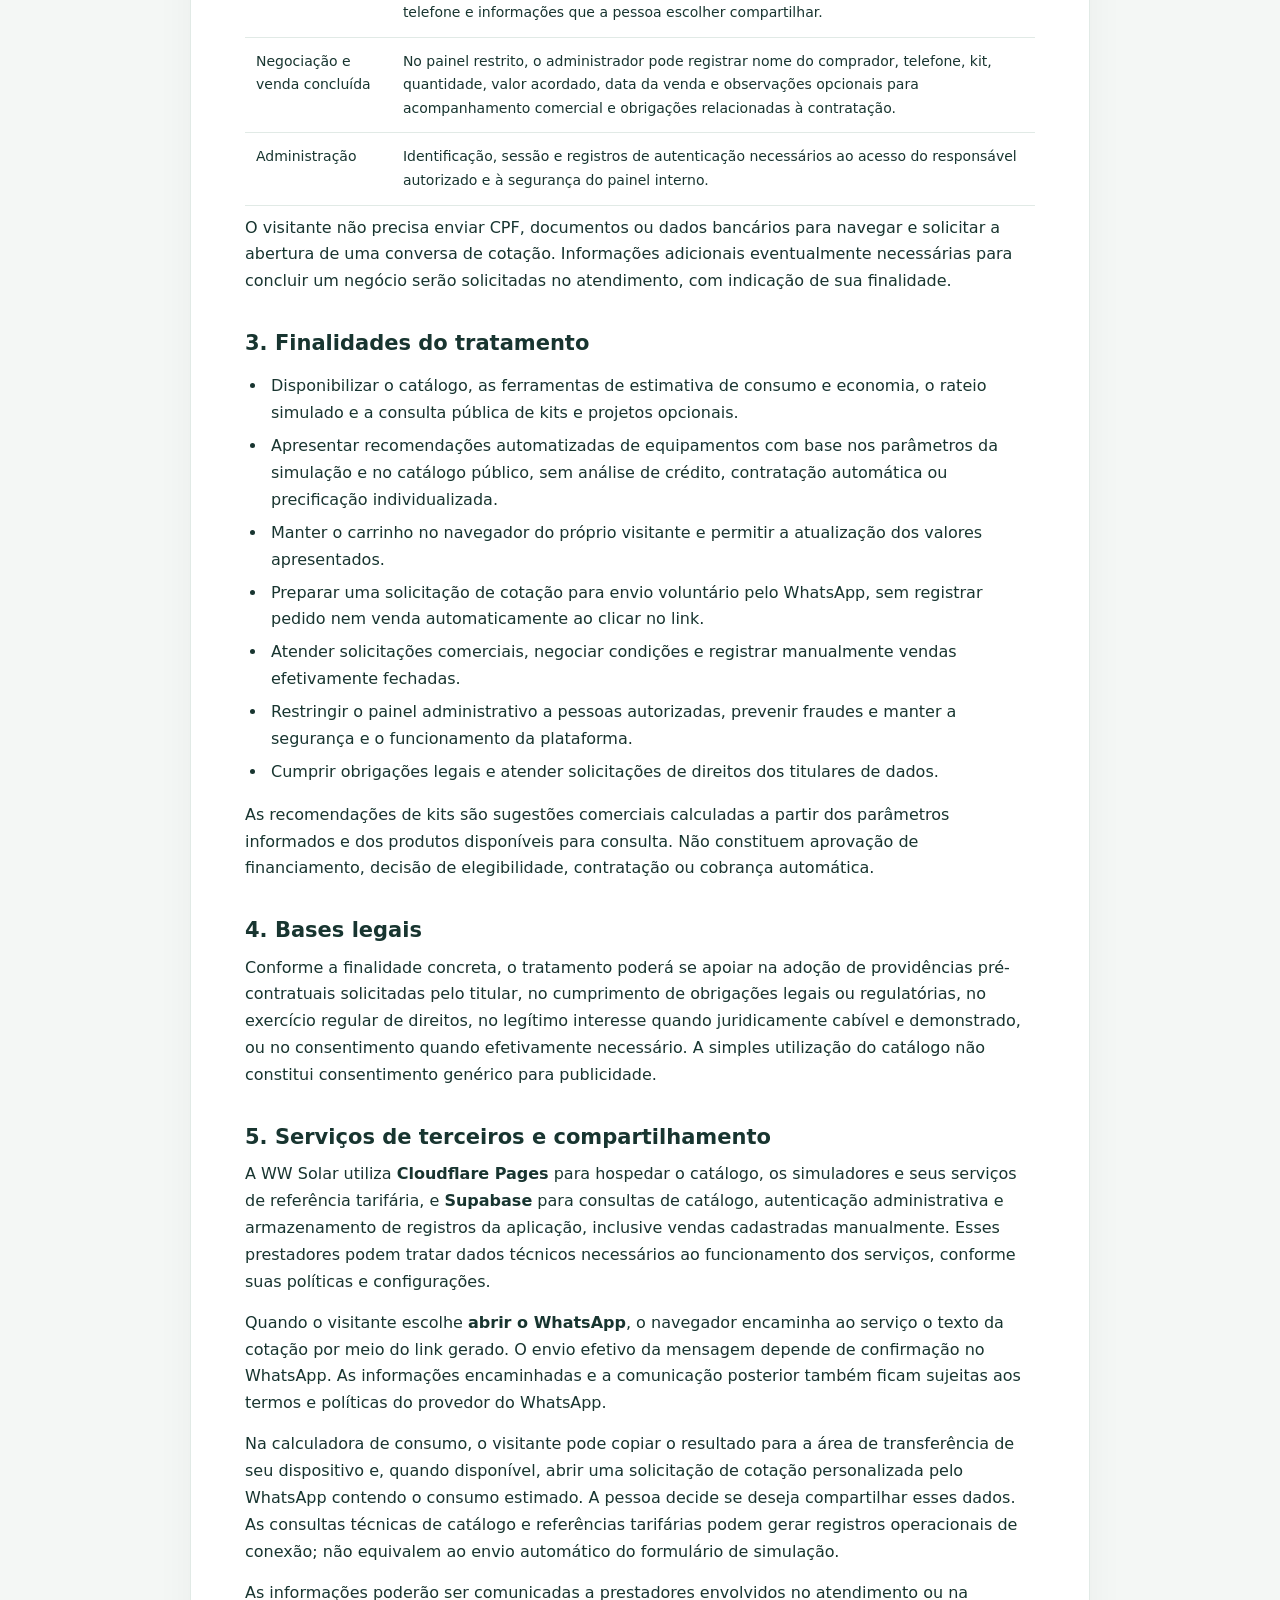
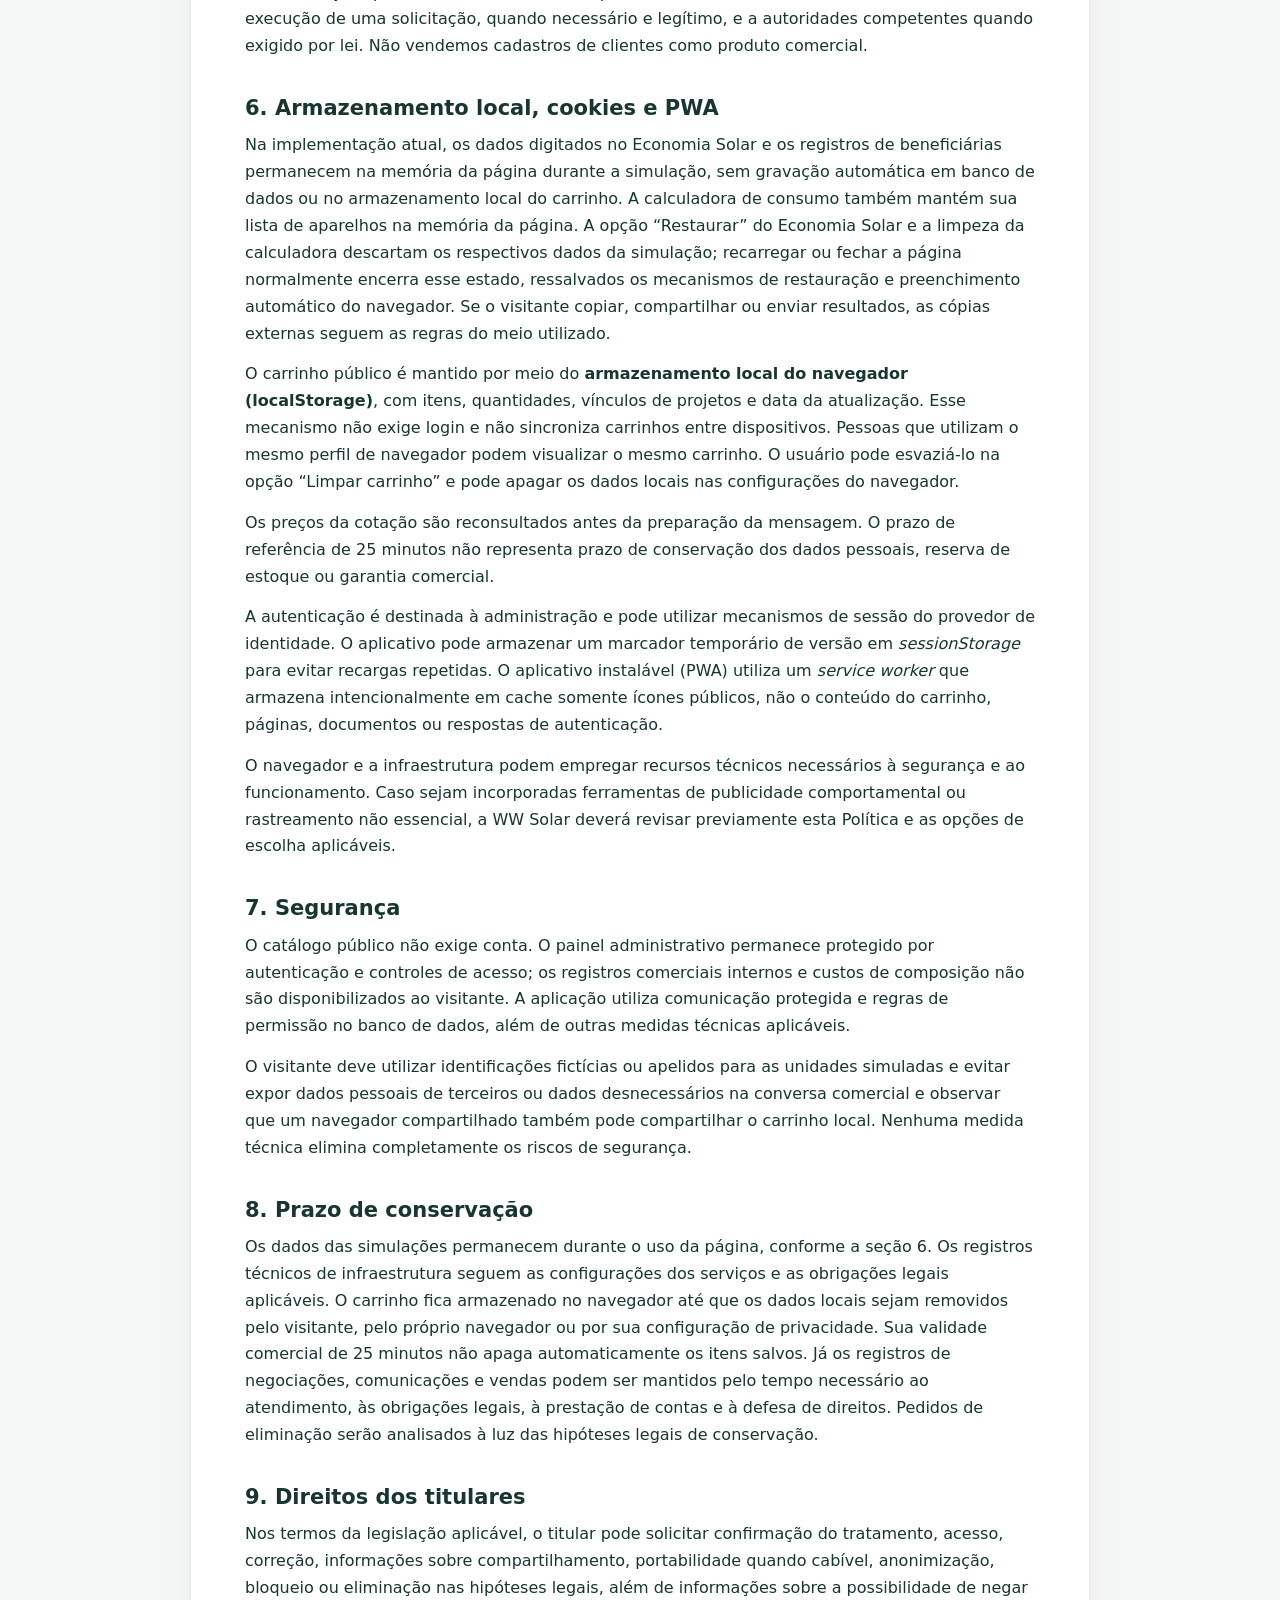
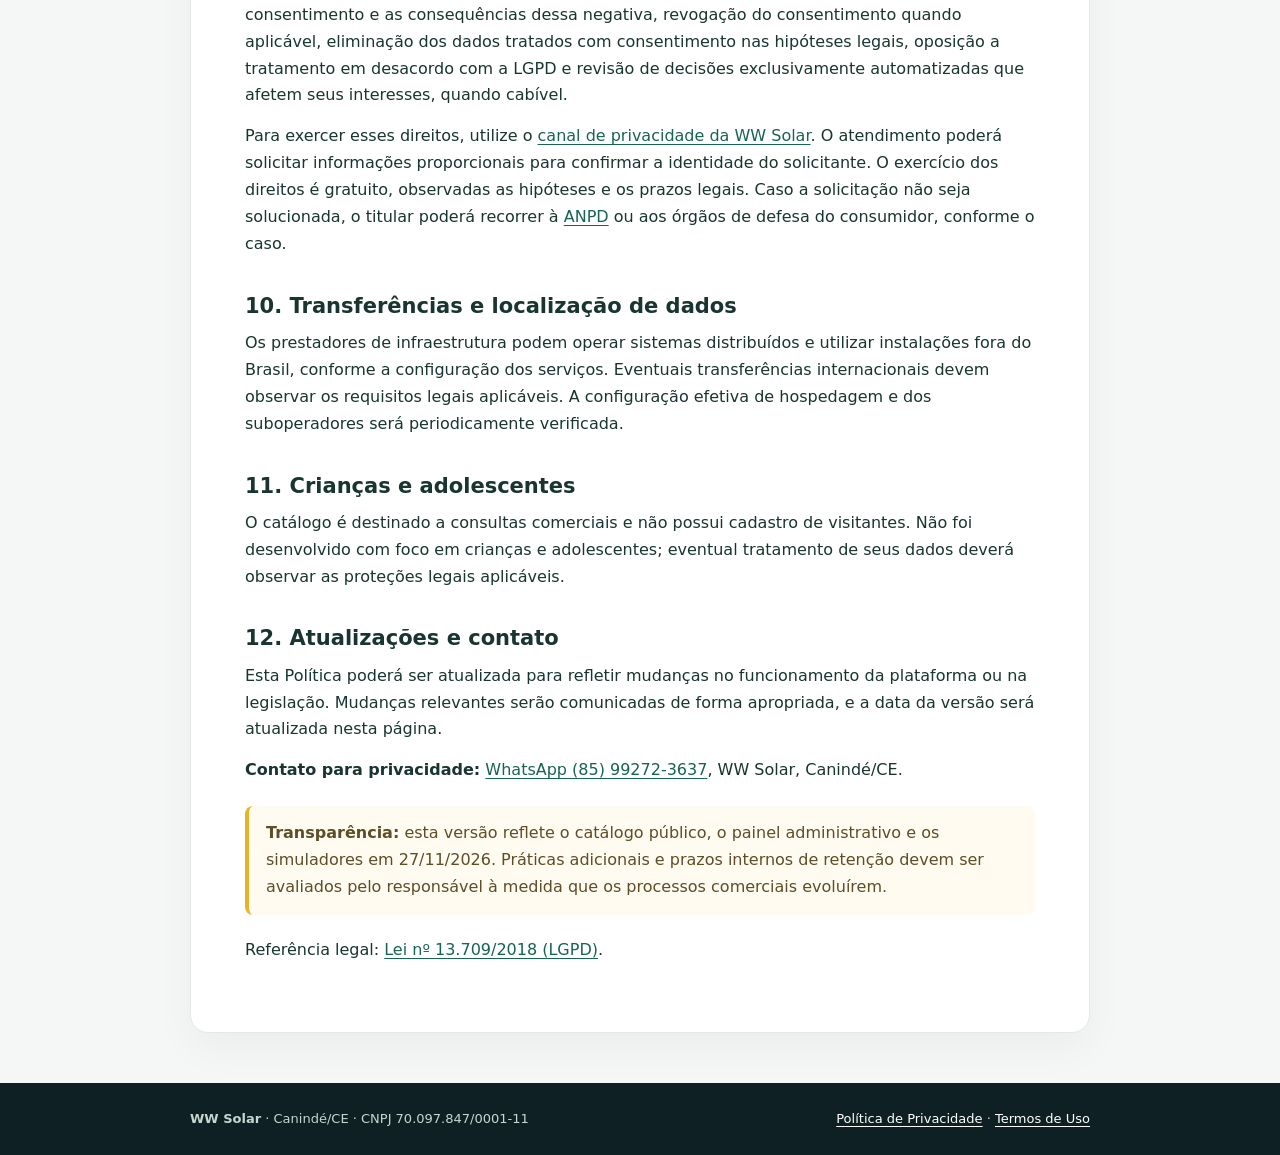
<file: privacidade.html>
<!doctype html>
<html lang="pt-BR">
<head>
<meta charset="UTF-8"><meta name="viewport" content="width=device-width, initial-scale=1">
<meta name="theme-color" content="#0e2023"><meta name="robots" content="noindex,nofollow">
<meta name="referrer" content="strict-origin-when-cross-origin">
<meta name="description" content="Política de Privacidade — WW Solar, catálogo fotovoltaico e ferramentas de simulação.">
<title>Política de Privacidade | WW Solar</title>
<link rel="icon" type="image/svg+xml" href="./favicon.svg?v=20261115-limao-v1">
<link rel="stylesheet" href="./legal.css">
</head>
<body>
<a class="skip-link" href="#conteudo" style="position:absolute;left:-9999px">Ir para o documento</a>
<header class="site-header"><div class="container">
<a href="./cliente.html" class="brand" aria-label="WW Solar, catálogo">WW <span>SOLAR</span></a>
<nav class="nav" aria-label="Navegação institucional"><a href="./cliente.html">Catálogo</a><a href="./privacidade.html" aria-current="page">Privacidade</a><a href="./termos.html">Termos de Uso</a></nav>
</div></header>
<main id="conteudo"><div class="container"><article class="document">
<div class="eyebrow">WW Solar · Documentos institucionais</div>
<h1>Política de Privacidade</h1>
<p class="meta">Versão 3.0 · Atualização: 27 de novembro de 2026</p>

<p class="lead">Esta Política explica o tratamento de dados no catálogo público WW Solar, nas ferramentas de consumo e Economia Solar, nas recomendações de kits, nas solicitações de cotação pelo WhatsApp e na administração restrita de vendas. A navegação, as simulações e o carrinho público não exigem cadastro do visitante.</p>
<div class="summary"><strong>Controlador dos dados e responsável pela plataforma:</strong> 70.097.847 FRANCISCO WELINGSON SALES SILVA, MEI, CNPJ <strong>70.097.847/0001-11</strong>, com atuação em Canindé, Ceará.<p><strong>Canal para privacidade:</strong> <a href="https://wa.me/5585992723637?text=Ol%C3%A1%21%20Gostaria%20de%20falar%20sobre%20os%20meus%20dados%20pessoais%20no%20WW%20Solar.">WhatsApp comercial (85) 99272-3637</a>. Identificações adicionais poderão ser solicitadas para evitar acesso indevido aos dados de outra pessoa.</p></div>
<h2>1. A quem esta Política se aplica</h2>
<p>Às pessoas que acessam o catálogo aberto, consultam kits e serviços de projeto elétrico, utilizam simuladores de consumo, economia, rateio e recomendação de kits, montam cotações no navegador ou entram em contato pelo WhatsApp, bem como às pessoas cujos dados são registrados em negociações e vendas e aos administradores autenticados.</p>
<h2>2. Quais dados podem ser tratados</h2>
<div class="table-wrap"><table><thead><tr><th>Situação</th><th>Dados e finalidade</th></tr></thead><tbody>
<tr><td>Visita ao catálogo</td><td>Informações técnicas de conexão e navegação que possam constar nos registros operacionais de hospedagem e segurança, como endereço IP, data, horário e informações do navegador.</td></tr>
<tr><td>Calculadora de consumo</td><td>Equipamentos, quantidade, potência, horas e dias de uso, consumo por mês ou por ciclo, conforme o aparelho, e resultado estimado. O cálculo é realizado no navegador, sem cadastro.</td></tr>
<tr><td>Economia Solar e rateio</td><td>Consumo e geração mensal, percentual de autoconsumo, ano, regime, fornecimento, iluminação pública, investimento, fatura opcional e dados simulados das beneficiárias: identificação, consumo, fornecimento, iluminação pública e percentual de rateio. Os cálculos são realizados no navegador. Recomenda-se utilizar apelidos como Casa A, sem inserir CPF, número de UC, endereço completo ou outras informações que identifiquem pessoas.</td></tr>
<tr><td>Recomendação de kits</td><td>A plataforma consulta o catálogo público e compara, no navegador, a geração pretendida e o investimento com os preços e a geração estimada dos kits. A consulta de catálogo não envia os valores de investimento, os nomes ou os consumos individuais das beneficiárias ao banco de dados. Ao abrir o kit no catálogo, sua geração estimada e seu código podem constar no endereço (URL) da página e em registros técnicos.</td></tr>
<tr><td>Carrinho do visitante</td><td>Identificadores dos produtos, quantidades, seleção de projetos opcionais e horário de atualização da cotação, armazenados localmente no navegador (<em>localStorage</em>). Não é necessário fornecer nome, CPF, e-mail ou senha para consultar ou montar o carrinho.</td></tr>
<tr><td>Cotação pelo WhatsApp</td><td>Resumo de produtos, projetos, quantidades e valores é preparado no navegador e incluído em um link para o WhatsApp. A mensagem não é enviada automaticamente: o visitante decide se deseja abri-la e enviá-la. O atendimento poderá receber nome, telefone e informações que a pessoa escolher compartilhar.</td></tr>
<tr><td>Negociação e venda concluída</td><td>No painel restrito, o administrador pode registrar nome do comprador, telefone, kit, quantidade, valor acordado, data da venda e observações opcionais para acompanhamento comercial e obrigações relacionadas à contratação.</td></tr>
<tr><td>Administração</td><td>Identificação, sessão e registros de autenticação necessários ao acesso do responsável autorizado e à segurança do painel interno.</td></tr>
</tbody></table></div>
<p>O visitante não precisa enviar CPF, documentos ou dados bancários para navegar e solicitar a abertura de uma conversa de cotação. Informações adicionais eventualmente necessárias para concluir um negócio serão solicitadas no atendimento, com indicação de sua finalidade.</p>
<h2>3. Finalidades do tratamento</h2>
<ul>
<li>Disponibilizar o catálogo, as ferramentas de estimativa de consumo e economia, o rateio simulado e a consulta pública de kits e projetos opcionais.</li>
<li>Apresentar recomendações automatizadas de equipamentos com base nos parâmetros da simulação e no catálogo público, sem análise de crédito, contratação automática ou precificação individualizada.</li>
<li>Manter o carrinho no navegador do próprio visitante e permitir a atualização dos valores apresentados.</li>
<li>Preparar uma solicitação de cotação para envio voluntário pelo WhatsApp, sem registrar pedido nem venda automaticamente ao clicar no link.</li>
<li>Atender solicitações comerciais, negociar condições e registrar manualmente vendas efetivamente fechadas.</li>
<li>Restringir o painel administrativo a pessoas autorizadas, prevenir fraudes e manter a segurança e o funcionamento da plataforma.</li>
<li>Cumprir obrigações legais e atender solicitações de direitos dos titulares de dados.</li>
</ul>
<p>As recomendações de kits são sugestões comerciais calculadas a partir dos parâmetros informados e dos produtos disponíveis para consulta. Não constituem aprovação de financiamento, decisão de elegibilidade, contratação ou cobrança automática.</p>
<h2>4. Bases legais</h2>
<p>Conforme a finalidade concreta, o tratamento poderá se apoiar na adoção de providências pré-contratuais solicitadas pelo titular, no cumprimento de obrigações legais ou regulatórias, no exercício regular de direitos, no legítimo interesse quando juridicamente cabível e demonstrado, ou no consentimento quando efetivamente necessário. A simples utilização do catálogo não constitui consentimento genérico para publicidade.</p>
<h2>5. Serviços de terceiros e compartilhamento</h2>
<p>A WW Solar utiliza <strong>Cloudflare Pages</strong> para hospedar o catálogo, os simuladores e seus serviços de referência tarifária, e <strong>Supabase</strong> para consultas de catálogo, autenticação administrativa e armazenamento de registros da aplicação, inclusive vendas cadastradas manualmente. Esses prestadores podem tratar dados técnicos necessários ao funcionamento dos serviços, conforme suas políticas e configurações.</p>
<p>Quando o visitante escolhe <strong>abrir o WhatsApp</strong>, o navegador encaminha ao serviço o texto da cotação por meio do link gerado. O envio efetivo da mensagem depende de confirmação no WhatsApp. As informações encaminhadas e a comunicação posterior também ficam sujeitas aos termos e políticas do provedor do WhatsApp.</p>
<p>Na calculadora de consumo, o visitante pode copiar o resultado para a área de transferência de seu dispositivo e, quando disponível, abrir uma solicitação de cotação personalizada pelo WhatsApp contendo o consumo estimado. A pessoa decide se deseja compartilhar esses dados. As consultas técnicas de catálogo e referências tarifárias podem gerar registros operacionais de conexão; não equivalem ao envio automático do formulário de simulação.
</p><p>As informações poderão ser comunicadas a prestadores envolvidos no atendimento ou na execução de uma solicitação, quando necessário e legítimo, e a autoridades competentes quando exigido por lei. Não vendemos cadastros de clientes como produto comercial.</p>
<h2>6. Armazenamento local, cookies e PWA</h2>
<p>Na implementação atual, os dados digitados no Economia Solar e os registros de beneficiárias permanecem na memória da página durante a simulação, sem gravação automática em banco de dados ou no armazenamento local do carrinho. A calculadora de consumo também mantém sua lista de aparelhos na memória da página. A opção “Restaurar” do Economia Solar e a limpeza da calculadora descartam os respectivos dados da simulação; recarregar ou fechar a página normalmente encerra esse estado, ressalvados os mecanismos de restauração e preenchimento automático do navegador. Se o visitante copiar, compartilhar ou enviar resultados, as cópias externas seguem as regras do meio utilizado.</p>
<p>O carrinho público é mantido por meio do <strong>armazenamento local do navegador (localStorage)</strong>, com itens, quantidades, vínculos de projetos e data da atualização. Esse mecanismo não exige login e não sincroniza carrinhos entre dispositivos. Pessoas que utilizam o mesmo perfil de navegador podem visualizar o mesmo carrinho. O usuário pode esvaziá-lo na opção “Limpar carrinho” e pode apagar os dados locais nas configurações do navegador.</p>
<p>Os preços da cotação são reconsultados antes da preparação da mensagem. O prazo de referência de 25 minutos não representa prazo de conservação dos dados pessoais, reserva de estoque ou garantia comercial.</p>
<p>A autenticação é destinada à administração e pode utilizar mecanismos de sessão do provedor de identidade. O aplicativo pode armazenar um marcador temporário de versão em <em>sessionStorage</em> para evitar recargas repetidas. O aplicativo instalável (PWA) utiliza um <em>service worker</em> que armazena intencionalmente em cache somente ícones públicos, não o conteúdo do carrinho, páginas, documentos ou respostas de autenticação.</p>
<p>O navegador e a infraestrutura podem empregar recursos técnicos necessários à segurança e ao funcionamento. Caso sejam incorporadas ferramentas de publicidade comportamental ou rastreamento não essencial, a WW Solar deverá revisar previamente esta Política e as opções de escolha aplicáveis.</p>
<h2>7. Segurança</h2>
<p>O catálogo público não exige conta. O painel administrativo permanece protegido por autenticação e controles de acesso; os registros comerciais internos e custos de composição não são disponibilizados ao visitante. A aplicação utiliza comunicação protegida e regras de permissão no banco de dados, além de outras medidas técnicas aplicáveis.</p>
<p>O visitante deve utilizar identificações fictícias ou apelidos para as unidades simuladas e evitar expor dados pessoais de terceiros ou dados desnecessários na conversa comercial e observar que um navegador compartilhado também pode compartilhar o carrinho local. Nenhuma medida técnica elimina completamente os riscos de segurança.</p>
<h2>8. Prazo de conservação</h2>
<p>Os dados das simulações permanecem durante o uso da página, conforme a seção 6. Os registros técnicos de infraestrutura seguem as configurações dos serviços e as obrigações legais aplicáveis. O carrinho fica armazenado no navegador até que os dados locais sejam removidos pelo visitante, pelo próprio navegador ou por sua configuração de privacidade. Sua validade comercial de 25 minutos não apaga automaticamente os itens salvos. Já os registros de negociações, comunicações e vendas podem ser mantidos pelo tempo necessário ao atendimento, às obrigações legais, à prestação de contas e à defesa de direitos. Pedidos de eliminação serão analisados à luz das hipóteses legais de conservação.</p>
<h2>9. Direitos dos titulares</h2>
<p>Nos termos da legislação aplicável, o titular pode solicitar confirmação do tratamento, acesso, correção, informações sobre compartilhamento, portabilidade quando cabível, anonimização, bloqueio ou eliminação nas hipóteses legais, além de informações sobre a possibilidade de negar consentimento e as consequências dessa negativa, revogação do consentimento quando aplicável, eliminação dos dados tratados com consentimento nas hipóteses legais, oposição a tratamento em desacordo com a LGPD e revisão de decisões exclusivamente automatizadas que afetem seus interesses, quando cabível.</p>
<p>Para exercer esses direitos, utilize o <a href="https://wa.me/5585992723637?text=Ol%C3%A1%21%20Desejo%20exercer%20meus%20direitos%20de%20prote%C3%A7%C3%A3o%20de%20dados%20no%20WW%20Solar.">canal de privacidade da WW Solar</a>. O atendimento poderá solicitar informações proporcionais para confirmar a identidade do solicitante. O exercício dos direitos é gratuito, observadas as hipóteses e os prazos legais. Caso a solicitação não seja solucionada, o titular poderá recorrer à <a href="https://www.gov.br/anpd/pt-br/assuntos/titular-de-dados">ANPD</a> ou aos órgãos de defesa do consumidor, conforme o caso.</p>
<h2>10. Transferências e localização de dados</h2>
<p>Os prestadores de infraestrutura podem operar sistemas distribuídos e utilizar instalações fora do Brasil, conforme a configuração dos serviços. Eventuais transferências internacionais devem observar os requisitos legais aplicáveis. A configuração efetiva de hospedagem e dos suboperadores será periodicamente verificada.</p>
<h2>11. Crianças e adolescentes</h2>
<p>O catálogo é destinado a consultas comerciais e não possui cadastro de visitantes. Não foi desenvolvido com foco em crianças e adolescentes; eventual tratamento de seus dados deverá observar as proteções legais aplicáveis.</p>
<h2>12. Atualizações e contato</h2>
<p>Esta Política poderá ser atualizada para refletir mudanças no funcionamento da plataforma ou na legislação. Mudanças relevantes serão comunicadas de forma apropriada, e a data da versão será atualizada nesta página.</p>
<p><strong>Contato para privacidade:</strong> <a href="https://wa.me/5585992723637">WhatsApp (85) 99272-3637</a>, WW Solar, Canindé/CE.</p>
<div class="notice"><strong>Transparência:</strong> esta versão reflete o catálogo público, o painel administrativo e os simuladores em 27/11/2026. Práticas adicionais e prazos internos de retenção devem ser avaliados pelo responsável à medida que os processos comerciais evoluírem.</div>

<p>Referência legal: <a href="https://www.planalto.gov.br/ccivil_03/_ato2015-2018/2018/lei/l13709.htm">Lei nº 13.709/2018 (LGPD)</a>.</p>
</article></div></main>
<footer class="site-footer"><div class="container"><span><strong>WW Solar</strong> · Canindé/CE · CNPJ 70.097.847/0001-11</span>
<span><a href="./privacidade.html">Política de Privacidade</a> · <a href="./termos.html">Termos de Uso</a></span></div></footer>
</body></html>
</file>
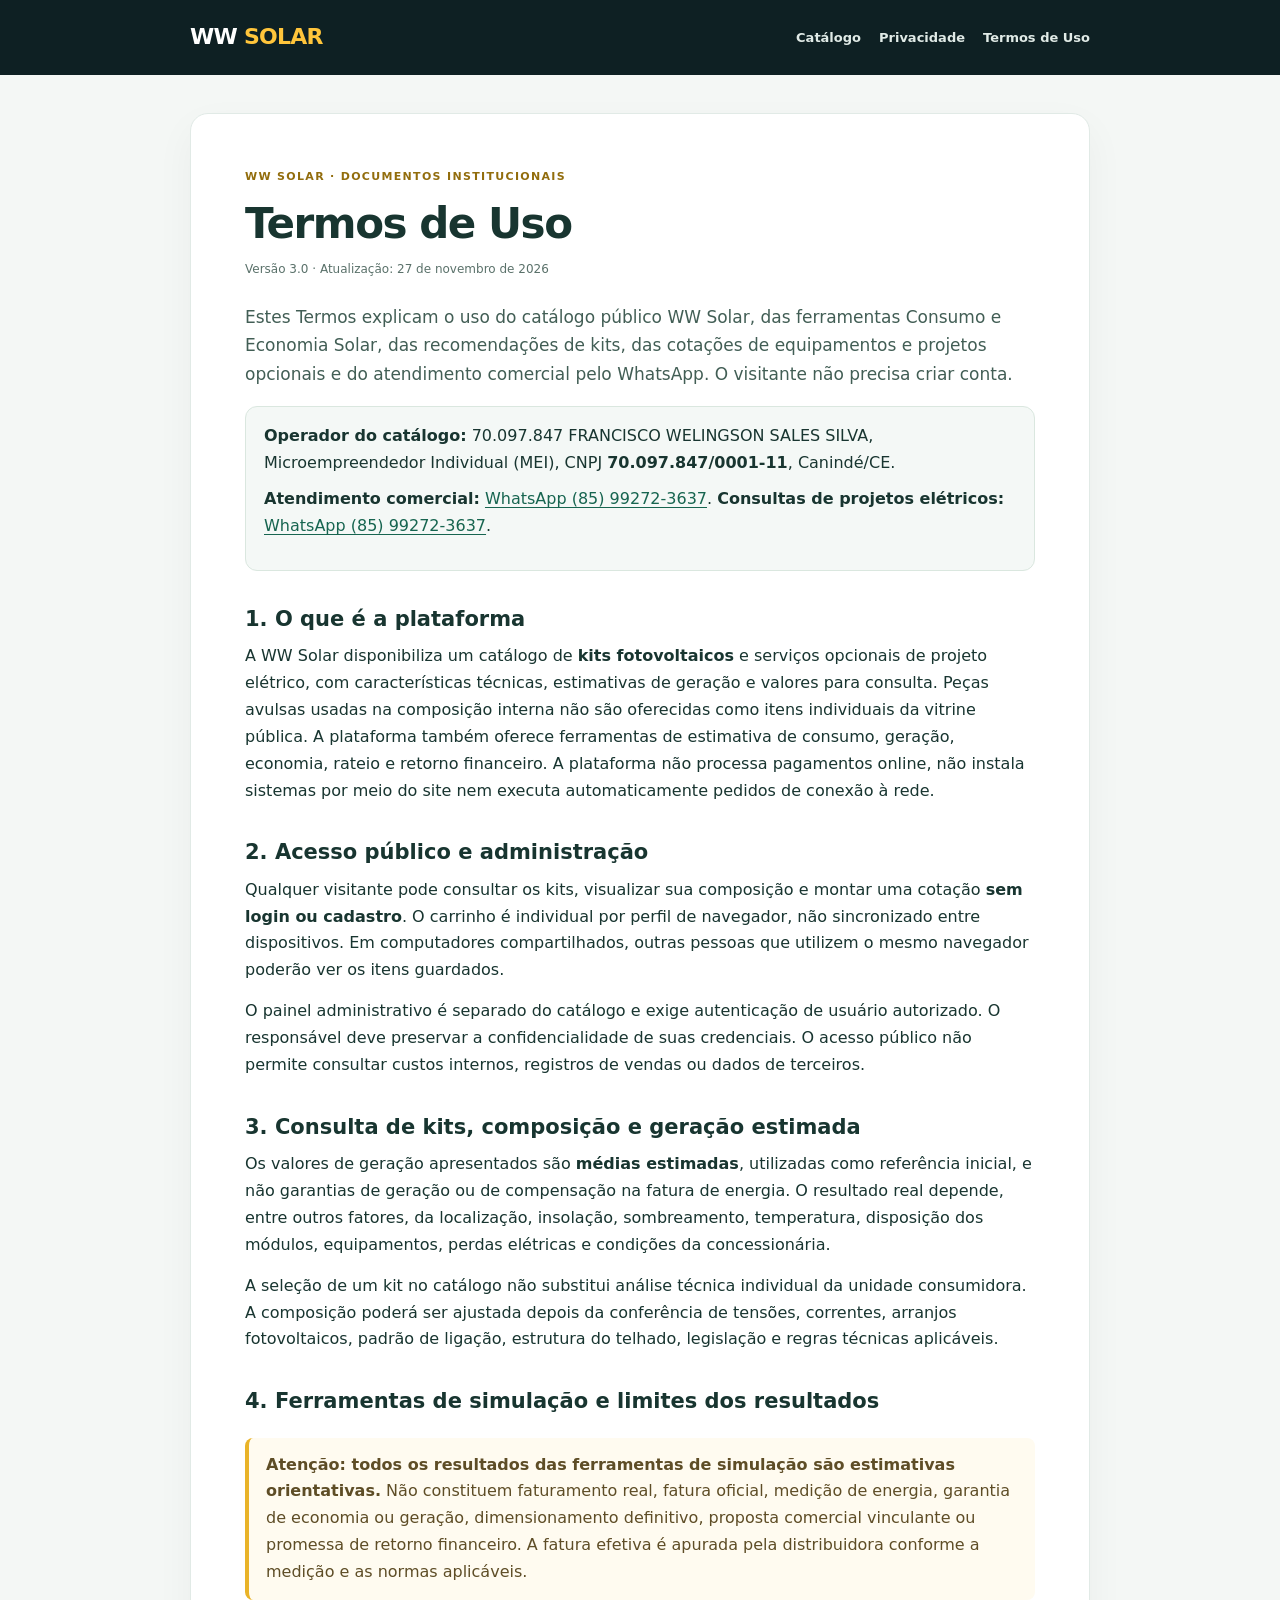
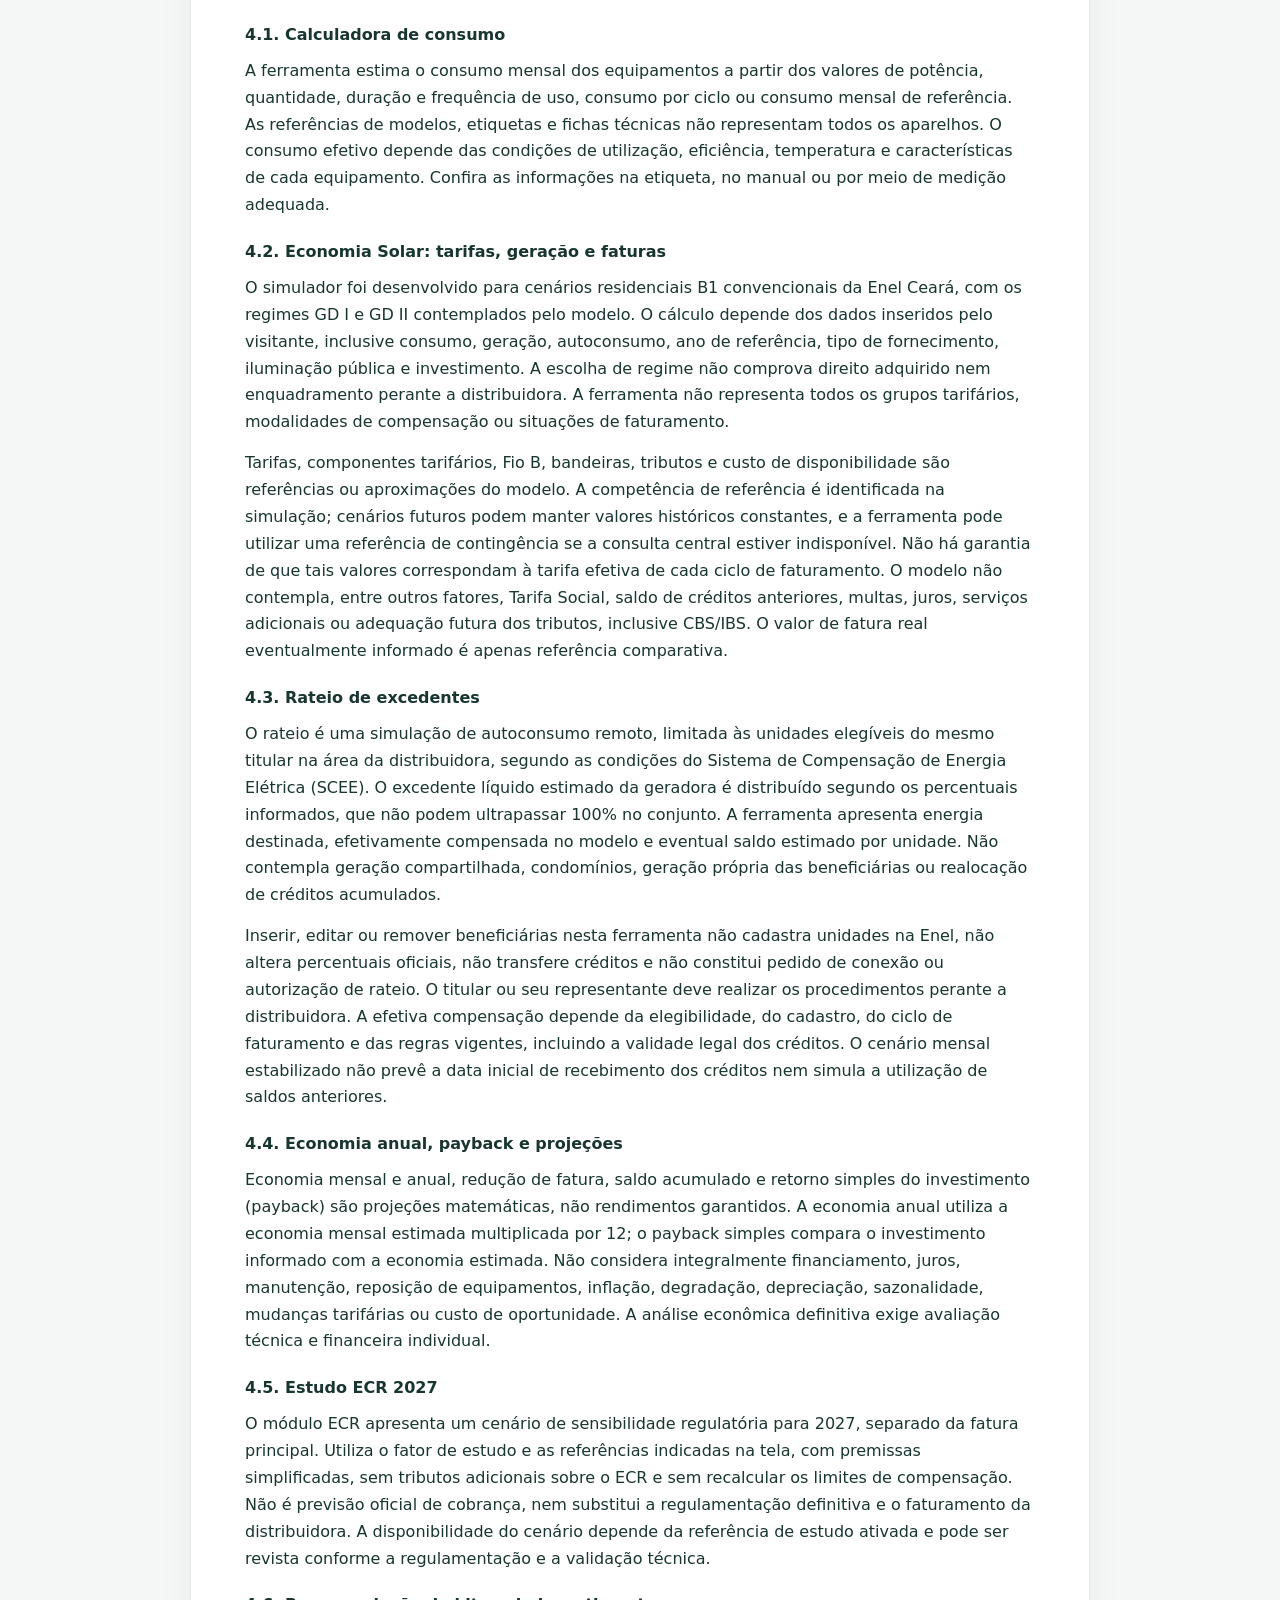
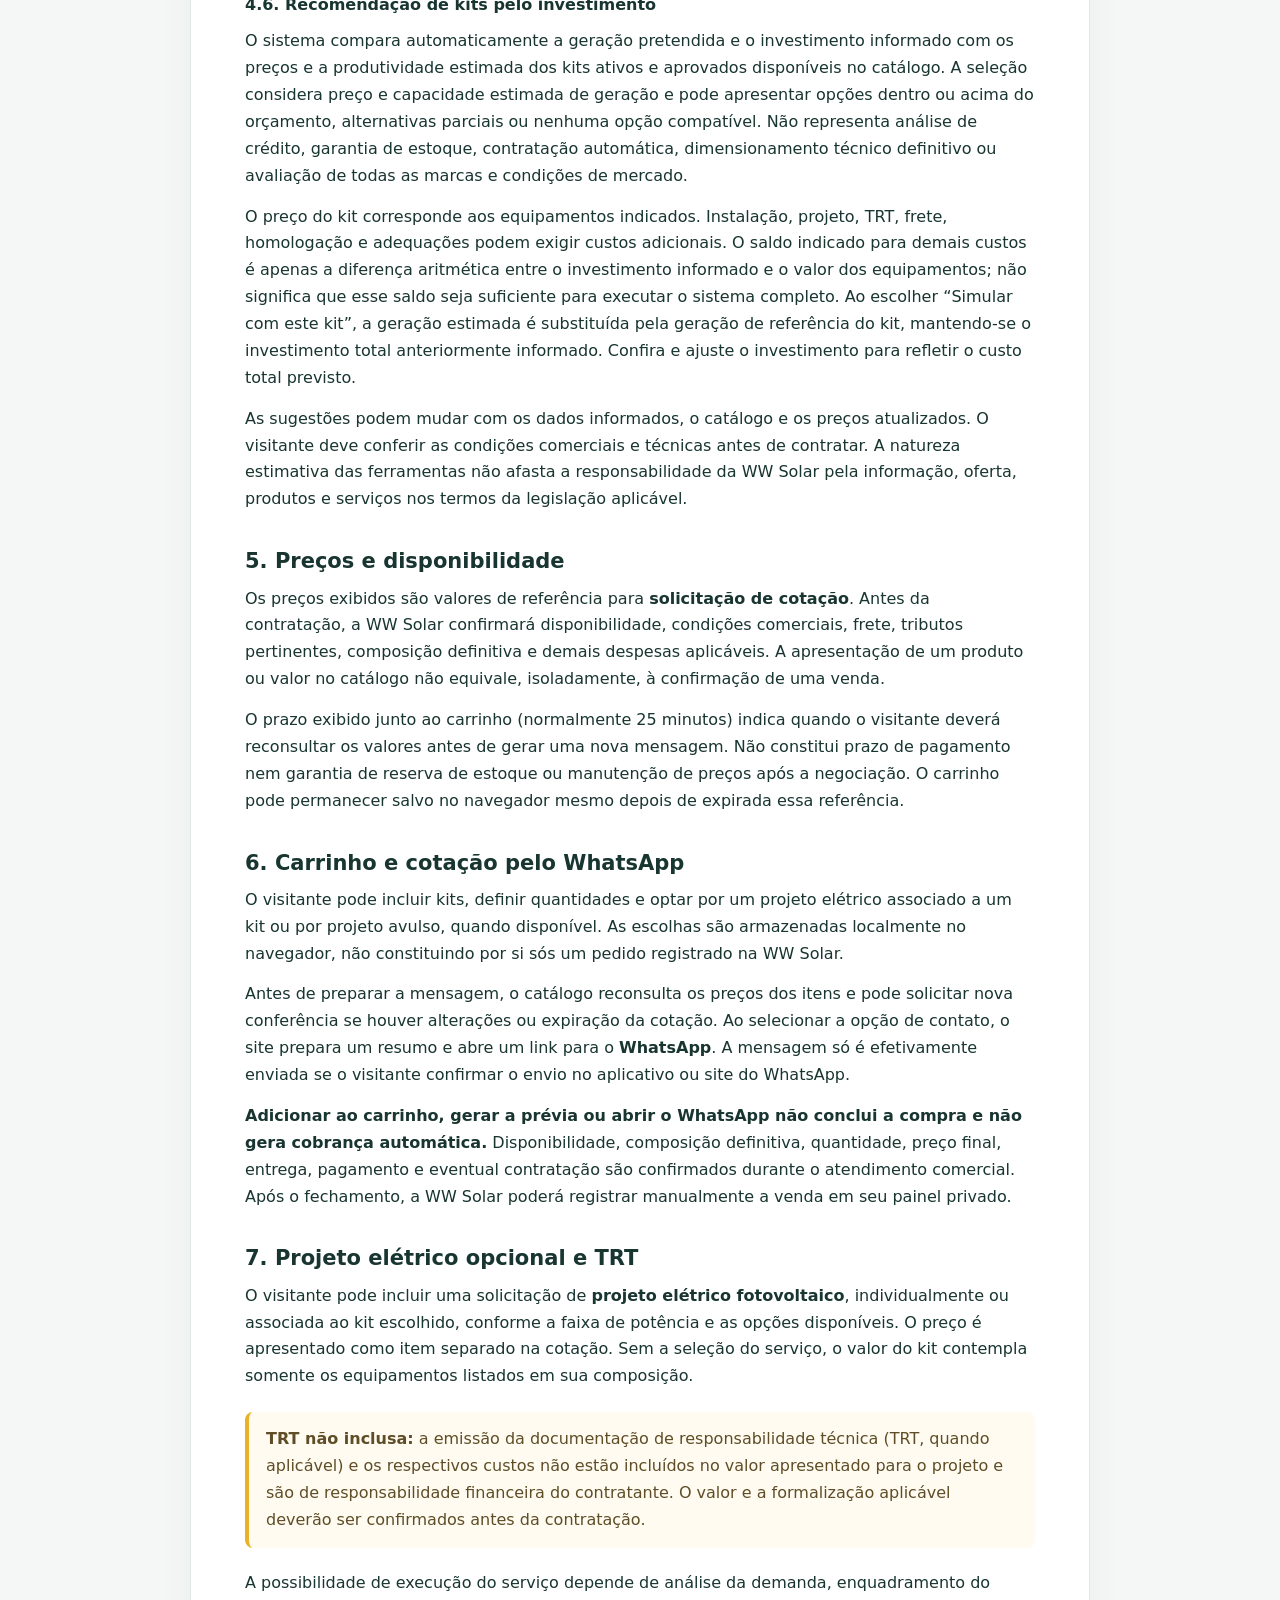
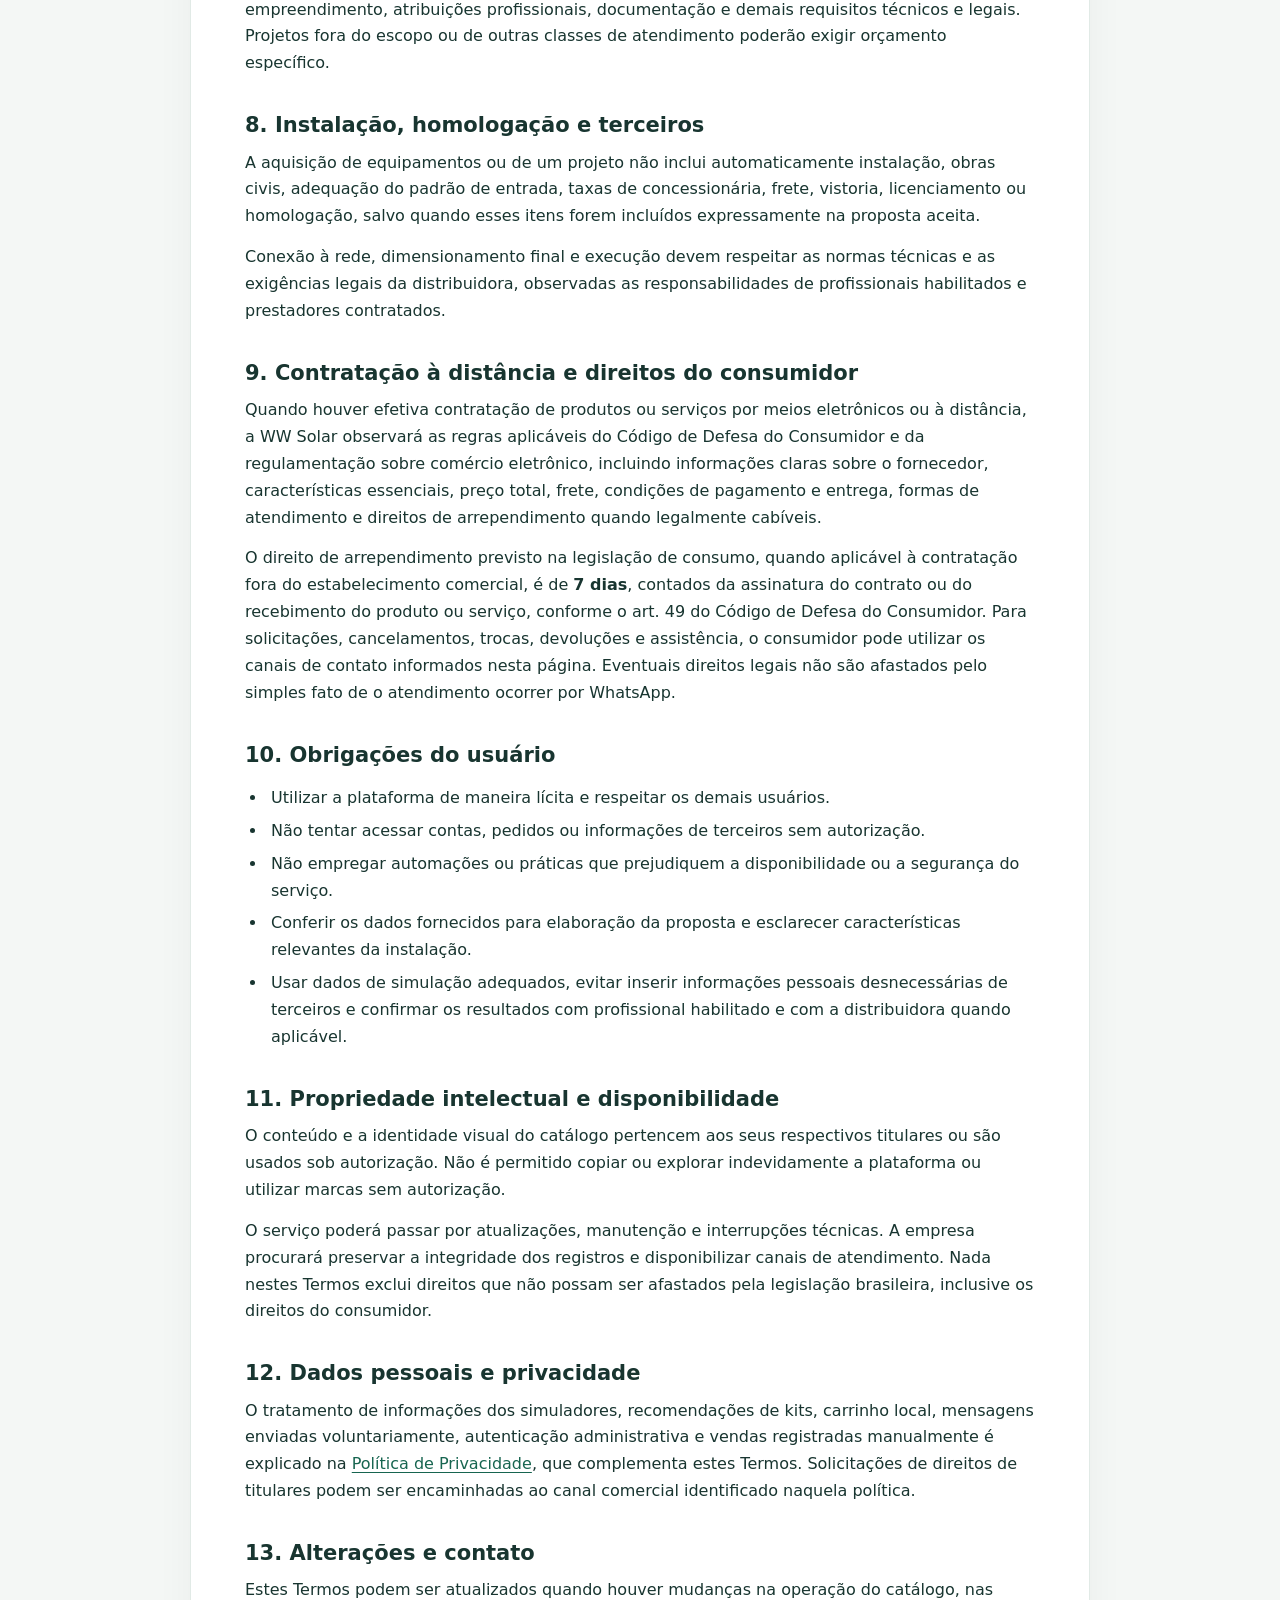
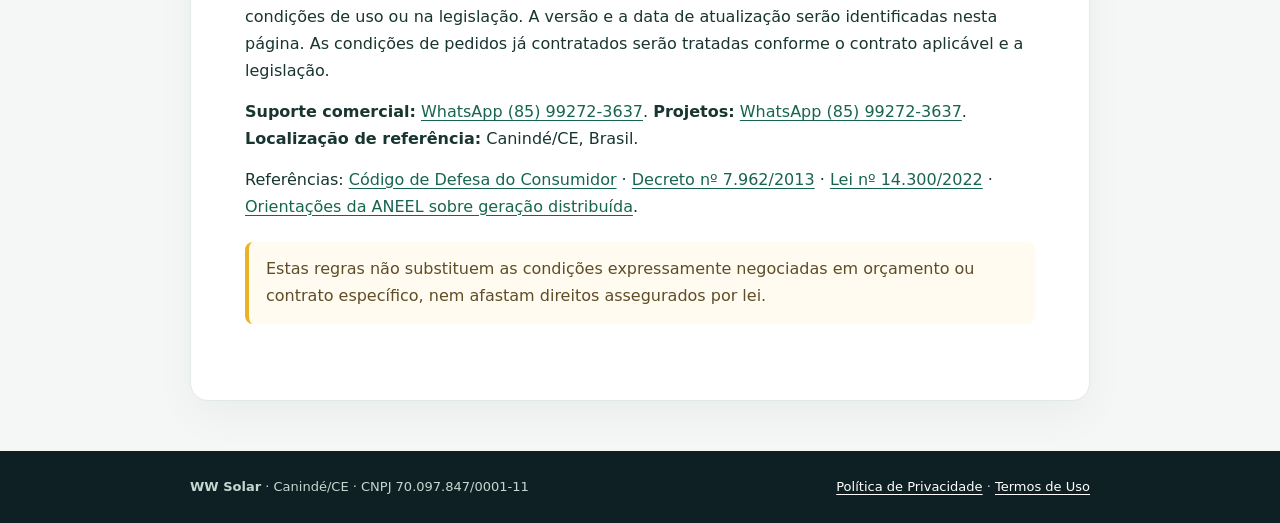
<file: termos.html>
<!doctype html>
<html lang="pt-BR"><head>
<meta charset="UTF-8"><meta name="viewport" content="width=device-width,initial-scale=1">
<meta name="theme-color" content="#0e2023"><meta name="robots" content="noindex,nofollow">
<meta name="referrer" content="strict-origin-when-cross-origin">
<meta name="description" content="Termos de Uso do WW Solar, catálogo fotovoltaico e ferramentas de simulação.">
<title>Termos de Uso | WW Solar</title><link rel="icon" type="image/svg+xml" href="./favicon.svg?v=20261115-limao-v1"><link rel="stylesheet" href="./legal.css">
</head><body>
<header class="site-header"><div class="container"><a href="./cliente.html" class="brand" aria-label="WW Solar, catálogo">WW <span>SOLAR</span></a><nav class="nav" aria-label="Navegação institucional"><a href="./cliente.html">Catálogo</a><a href="./privacidade.html">Privacidade</a><a href="./termos.html" aria-current="page">Termos de Uso</a></nav></div></header>
<main id="conteudo"><div class="container"><article class="document">
<div class="eyebrow">WW Solar · Documentos institucionais</div><h1>Termos de Uso</h1>
<p class="meta">Versão 3.0 · Atualização: 27 de novembro de 2026</p>
<p class="lead">Estes Termos explicam o uso do catálogo público WW Solar, das ferramentas Consumo e Economia Solar, das recomendações de kits, das cotações de equipamentos e projetos opcionais e do atendimento comercial pelo WhatsApp. O visitante não precisa criar conta.</p>
<div class="summary"><strong>Operador do catálogo:</strong> 70.097.847 FRANCISCO WELINGSON SALES SILVA, Microempreendedor Individual (MEI), CNPJ <strong>70.097.847/0001-11</strong>, Canindé/CE.<p><strong>Atendimento comercial:</strong> <a href="https://wa.me/5585992723637">WhatsApp (85) 99272-3637</a>. <strong>Consultas de projetos elétricos:</strong> <a href="https://wa.me/5585992723637">WhatsApp (85) 99272-3637</a>.</p></div>
<h2>1. O que é a plataforma</h2>
<p>A WW Solar disponibiliza um catálogo de <strong>kits fotovoltaicos</strong> e serviços opcionais de projeto elétrico, com características técnicas, estimativas de geração e valores para consulta. Peças avulsas usadas na composição interna não são oferecidas como itens individuais da vitrine pública. A plataforma também oferece ferramentas de estimativa de consumo, geração, economia, rateio e retorno financeiro. A plataforma não processa pagamentos online, não instala sistemas por meio do site nem executa automaticamente pedidos de conexão à rede.</p>
<h2>2. Acesso público e administração</h2>
<p>Qualquer visitante pode consultar os kits, visualizar sua composição e montar uma cotação <strong>sem login ou cadastro</strong>. O carrinho é individual por perfil de navegador, não sincronizado entre dispositivos. Em computadores compartilhados, outras pessoas que utilizem o mesmo navegador poderão ver os itens guardados.</p>
<p>O painel administrativo é separado do catálogo e exige autenticação de usuário autorizado. O responsável deve preservar a confidencialidade de suas credenciais. O acesso público não permite consultar custos internos, registros de vendas ou dados de terceiros.</p>
<h2>3. Consulta de kits, composição e geração estimada</h2>
<p>Os valores de geração apresentados são <strong>médias estimadas</strong>, utilizadas como referência inicial, e não garantias de geração ou de compensação na fatura de energia. O resultado real depende, entre outros fatores, da localização, insolação, sombreamento, temperatura, disposição dos módulos, equipamentos, perdas elétricas e condições da concessionária.</p>
<p>A seleção de um kit no catálogo não substitui análise técnica individual da unidade consumidora. A composição poderá ser ajustada depois da conferência de tensões, correntes, arranjos fotovoltaicos, padrão de ligação, estrutura do telhado, legislação e regras técnicas aplicáveis.</p>
<h2>4. Ferramentas de simulação e limites dos resultados</h2>
<div class="notice"><strong>Atenção: todos os resultados das ferramentas de simulação são estimativas orientativas.</strong> Não constituem faturamento real, fatura oficial, medição de energia, garantia de economia ou geração, dimensionamento definitivo, proposta comercial vinculante ou promessa de retorno financeiro. A fatura efetiva é apurada pela distribuidora conforme a medição e as normas aplicáveis.</div>
<h3>4.1. Calculadora de consumo</h3>
<p>A ferramenta estima o consumo mensal dos equipamentos a partir dos valores de potência, quantidade, duração e frequência de uso, consumo por ciclo ou consumo mensal de referência. As referências de modelos, etiquetas e fichas técnicas não representam todos os aparelhos. O consumo efetivo depende das condições de utilização, eficiência, temperatura e características de cada equipamento. Confira as informações na etiqueta, no manual ou por meio de medição adequada.</p>
<h3>4.2. Economia Solar: tarifas, geração e faturas</h3>
<p>O simulador foi desenvolvido para cenários residenciais B1 convencionais da Enel Ceará, com os regimes GD I e GD II contemplados pelo modelo. O cálculo depende dos dados inseridos pelo visitante, inclusive consumo, geração, autoconsumo, ano de referência, tipo de fornecimento, iluminação pública e investimento. A escolha de regime não comprova direito adquirido nem enquadramento perante a distribuidora. A ferramenta não representa todos os grupos tarifários, modalidades de compensação ou situações de faturamento.</p>
<p>Tarifas, componentes tarifários, Fio B, bandeiras, tributos e custo de disponibilidade são referências ou aproximações do modelo. A competência de referência é identificada na simulação; cenários futuros podem manter valores históricos constantes, e a ferramenta pode utilizar uma referência de contingência se a consulta central estiver indisponível. Não há garantia de que tais valores correspondam à tarifa efetiva de cada ciclo de faturamento. O modelo não contempla, entre outros fatores, Tarifa Social, saldo de créditos anteriores, multas, juros, serviços adicionais ou adequação futura dos tributos, inclusive CBS/IBS. O valor de fatura real eventualmente informado é apenas referência comparativa.</p>
<h3>4.3. Rateio de excedentes</h3>
<p>O rateio é uma simulação de autoconsumo remoto, limitada às unidades elegíveis do mesmo titular na área da distribuidora, segundo as condições do Sistema de Compensação de Energia Elétrica (SCEE). O excedente líquido estimado da geradora é distribuído segundo os percentuais informados, que não podem ultrapassar 100% no conjunto. A ferramenta apresenta energia destinada, efetivamente compensada no modelo e eventual saldo estimado por unidade. Não contempla geração compartilhada, condomínios, geração própria das beneficiárias ou realocação de créditos acumulados.</p>
<p>Inserir, editar ou remover beneficiárias nesta ferramenta não cadastra unidades na Enel, não altera percentuais oficiais, não transfere créditos e não constitui pedido de conexão ou autorização de rateio. O titular ou seu representante deve realizar os procedimentos perante a distribuidora. A efetiva compensação depende da elegibilidade, do cadastro, do ciclo de faturamento e das regras vigentes, incluindo a validade legal dos créditos. O cenário mensal estabilizado não prevê a data inicial de recebimento dos créditos nem simula a utilização de saldos anteriores.</p>
<h3>4.4. Economia anual, payback e projeções</h3>
<p>Economia mensal e anual, redução de fatura, saldo acumulado e retorno simples do investimento (payback) são projeções matemáticas, não rendimentos garantidos. A economia anual utiliza a economia mensal estimada multiplicada por 12; o payback simples compara o investimento informado com a economia estimada. Não considera integralmente financiamento, juros, manutenção, reposição de equipamentos, inflação, degradação, depreciação, sazonalidade, mudanças tarifárias ou custo de oportunidade. A análise econômica definitiva exige avaliação técnica e financeira individual.</p>
<h3>4.5. Estudo ECR 2027</h3>
<p>O módulo ECR apresenta um cenário de sensibilidade regulatória para 2027, separado da fatura principal. Utiliza o fator de estudo e as referências indicadas na tela, com premissas simplificadas, sem tributos adicionais sobre o ECR e sem recalcular os limites de compensação. Não é previsão oficial de cobrança, nem substitui a regulamentação definitiva e o faturamento da distribuidora. A disponibilidade do cenário depende da referência de estudo ativada e pode ser revista conforme a regulamentação e a validação técnica.</p>
<h3>4.6. Recomendação de kits pelo investimento</h3>
<p>O sistema compara automaticamente a geração pretendida e o investimento informado com os preços e a produtividade estimada dos kits ativos e aprovados disponíveis no catálogo. A seleção considera preço e capacidade estimada de geração e pode apresentar opções dentro ou acima do orçamento, alternativas parciais ou nenhuma opção compatível. Não representa análise de crédito, garantia de estoque, contratação automática, dimensionamento técnico definitivo ou avaliação de todas as marcas e condições de mercado.</p>
<p>O preço do kit corresponde aos equipamentos indicados. Instalação, projeto, TRT, frete, homologação e adequações podem exigir custos adicionais. O saldo indicado para demais custos é apenas a diferença aritmética entre o investimento informado e o valor dos equipamentos; não significa que esse saldo seja suficiente para executar o sistema completo. Ao escolher “Simular com este kit”, a geração estimada é substituída pela geração de referência do kit, mantendo-se o investimento total anteriormente informado. Confira e ajuste o investimento para refletir o custo total previsto.</p>
<p>As sugestões podem mudar com os dados informados, o catálogo e os preços atualizados. O visitante deve conferir as condições comerciais e técnicas antes de contratar. A natureza estimativa das ferramentas não afasta a responsabilidade da WW Solar pela informação, oferta, produtos e serviços nos termos da legislação aplicável.</p>
<h2>5. Preços e disponibilidade</h2>
<p>Os preços exibidos são valores de referência para <strong>solicitação de cotação</strong>. Antes da contratação, a WW Solar confirmará disponibilidade, condições comerciais, frete, tributos pertinentes, composição definitiva e demais despesas aplicáveis. A apresentação de um produto ou valor no catálogo não equivale, isoladamente, à confirmação de uma venda.</p>
<p>O prazo exibido junto ao carrinho (normalmente 25 minutos) indica quando o visitante deverá reconsultar os valores antes de gerar uma nova mensagem. Não constitui prazo de pagamento nem garantia de reserva de estoque ou manutenção de preços após a negociação. O carrinho pode permanecer salvo no navegador mesmo depois de expirada essa referência.</p>
<h2>6. Carrinho e cotação pelo WhatsApp</h2>
<p>O visitante pode incluir kits, definir quantidades e optar por um projeto elétrico associado a um kit ou por projeto avulso, quando disponível. As escolhas são armazenadas localmente no navegador, não constituindo por si sós um pedido registrado na WW Solar.</p>
<p>Antes de preparar a mensagem, o catálogo reconsulta os preços dos itens e pode solicitar nova conferência se houver alterações ou expiração da cotação. Ao selecionar a opção de contato, o site prepara um resumo e abre um link para o <strong>WhatsApp</strong>. A mensagem só é efetivamente enviada se o visitante confirmar o envio no aplicativo ou site do WhatsApp.</p>
<p><strong>Adicionar ao carrinho, gerar a prévia ou abrir o WhatsApp não conclui a compra e não gera cobrança automática.</strong> Disponibilidade, composição definitiva, quantidade, preço final, entrega, pagamento e eventual contratação são confirmados durante o atendimento comercial. Após o fechamento, a WW Solar poderá registrar manualmente a venda em seu painel privado.</p>
<h2>7. Projeto elétrico opcional e TRT</h2>
<p>O visitante pode incluir uma solicitação de <strong>projeto elétrico fotovoltaico</strong>, individualmente ou associada ao kit escolhido, conforme a faixa de potência e as opções disponíveis. O preço é apresentado como item separado na cotação. Sem a seleção do serviço, o valor do kit contempla somente os equipamentos listados em sua composição.</p>
<div class="notice"><strong>TRT não inclusa:</strong> a emissão da documentação de responsabilidade técnica (TRT, quando aplicável) e os respectivos custos não estão incluídos no valor apresentado para o projeto e são de responsabilidade financeira do contratante. O valor e a formalização aplicável deverão ser confirmados antes da contratação.</div>
<p>A possibilidade de execução do serviço depende de análise da demanda, enquadramento do empreendimento, atribuições profissionais, documentação e demais requisitos técnicos e legais. Projetos fora do escopo ou de outras classes de atendimento poderão exigir orçamento específico.</p>
<h2>8. Instalação, homologação e terceiros</h2>
<p>A aquisição de equipamentos ou de um projeto não inclui automaticamente instalação, obras civis, adequação do padrão de entrada, taxas de concessionária, frete, vistoria, licenciamento ou homologação, salvo quando esses itens forem incluídos expressamente na proposta aceita.</p>
<p>Conexão à rede, dimensionamento final e execução devem respeitar as normas técnicas e as exigências legais da distribuidora, observadas as responsabilidades de profissionais habilitados e prestadores contratados.</p>
<h2>9. Contratação à distância e direitos do consumidor</h2>
<p>Quando houver efetiva contratação de produtos ou serviços por meios eletrônicos ou à distância, a WW Solar observará as regras aplicáveis do Código de Defesa do Consumidor e da regulamentação sobre comércio eletrônico, incluindo informações claras sobre o fornecedor, características essenciais, preço total, frete, condições de pagamento e entrega, formas de atendimento e direitos de arrependimento quando legalmente cabíveis.</p>
<p>O direito de arrependimento previsto na legislação de consumo, quando aplicável à contratação fora do estabelecimento comercial, é de <strong>7 dias</strong>, contados da assinatura do contrato ou do recebimento do produto ou serviço, conforme o art. 49 do Código de Defesa do Consumidor. Para solicitações, cancelamentos, trocas, devoluções e assistência, o consumidor pode utilizar os canais de contato informados nesta página. Eventuais direitos legais não são afastados pelo simples fato de o atendimento ocorrer por WhatsApp.</p>
<h2>10. Obrigações do usuário</h2>
<ul>
<li>Utilizar a plataforma de maneira lícita e respeitar os demais usuários.</li>
<li>Não tentar acessar contas, pedidos ou informações de terceiros sem autorização.</li>
<li>Não empregar automações ou práticas que prejudiquem a disponibilidade ou a segurança do serviço.</li>
<li>Conferir os dados fornecidos para elaboração da proposta e esclarecer características relevantes da instalação.</li>
<li>Usar dados de simulação adequados, evitar inserir informações pessoais desnecessárias de terceiros e confirmar os resultados com profissional habilitado e com a distribuidora quando aplicável.</li>
</ul>
<h2>11. Propriedade intelectual e disponibilidade</h2>
<p>O conteúdo e a identidade visual do catálogo pertencem aos seus respectivos titulares ou são usados sob autorização. Não é permitido copiar ou explorar indevidamente a plataforma ou utilizar marcas sem autorização.</p>
<p>O serviço poderá passar por atualizações, manutenção e interrupções técnicas. A empresa procurará preservar a integridade dos registros e disponibilizar canais de atendimento. Nada nestes Termos exclui direitos que não possam ser afastados pela legislação brasileira, inclusive os direitos do consumidor.</p>
<h2>12. Dados pessoais e privacidade</h2>
<p>O tratamento de informações dos simuladores, recomendações de kits, carrinho local, mensagens enviadas voluntariamente, autenticação administrativa e vendas registradas manualmente é explicado na <a href="./privacidade.html">Política de Privacidade</a>, que complementa estes Termos. Solicitações de direitos de titulares podem ser encaminhadas ao canal comercial identificado naquela política.</p>
<h2>13. Alterações e contato</h2>
<p>Estes Termos podem ser atualizados quando houver mudanças na operação do catálogo, nas condições de uso ou na legislação. A versão e a data de atualização serão identificadas nesta página. As condições de pedidos já contratados serão tratadas conforme o contrato aplicável e a legislação.</p>
<p><strong>Suporte comercial:</strong> <a href="https://wa.me/5585992723637">WhatsApp (85) 99272-3637</a>. <strong>Projetos:</strong> <a href="https://wa.me/5585992723637">WhatsApp (85) 99272-3637</a>. <strong>Localização de referência:</strong> Canindé/CE, Brasil.</p>
<p>Referências: <a href="https://www.planalto.gov.br/ccivil_03/leis/l8078compilado.htm">Código de Defesa do Consumidor</a> · <a href="https://www.planalto.gov.br/ccivil_03/_ato2011-2014/2013/decreto/d7962.htm">Decreto nº 7.962/2013</a> · <a href="https://www.planalto.gov.br/ccivil_03/_ato2019-2022/2022/lei/l14300.htm">Lei nº 14.300/2022</a> · <a href="https://www.gov.br/aneel/pt-br/assuntos/geracao-distribuida">Orientações da ANEEL sobre geração distribuída</a>.</p>
<div class="notice">Estas regras não substituem as condições expressamente negociadas em orçamento ou contrato específico, nem afastam direitos assegurados por lei.</div>
</article></div></main>
<footer class="site-footer"><div class="container"><span><strong>WW Solar</strong> · Canindé/CE · CNPJ 70.097.847/0001-11</span>
<span><a href="./privacidade.html">Política de Privacidade</a> · <a href="./termos.html">Termos de Uso</a></span></div></footer>
</body></html>
</file>
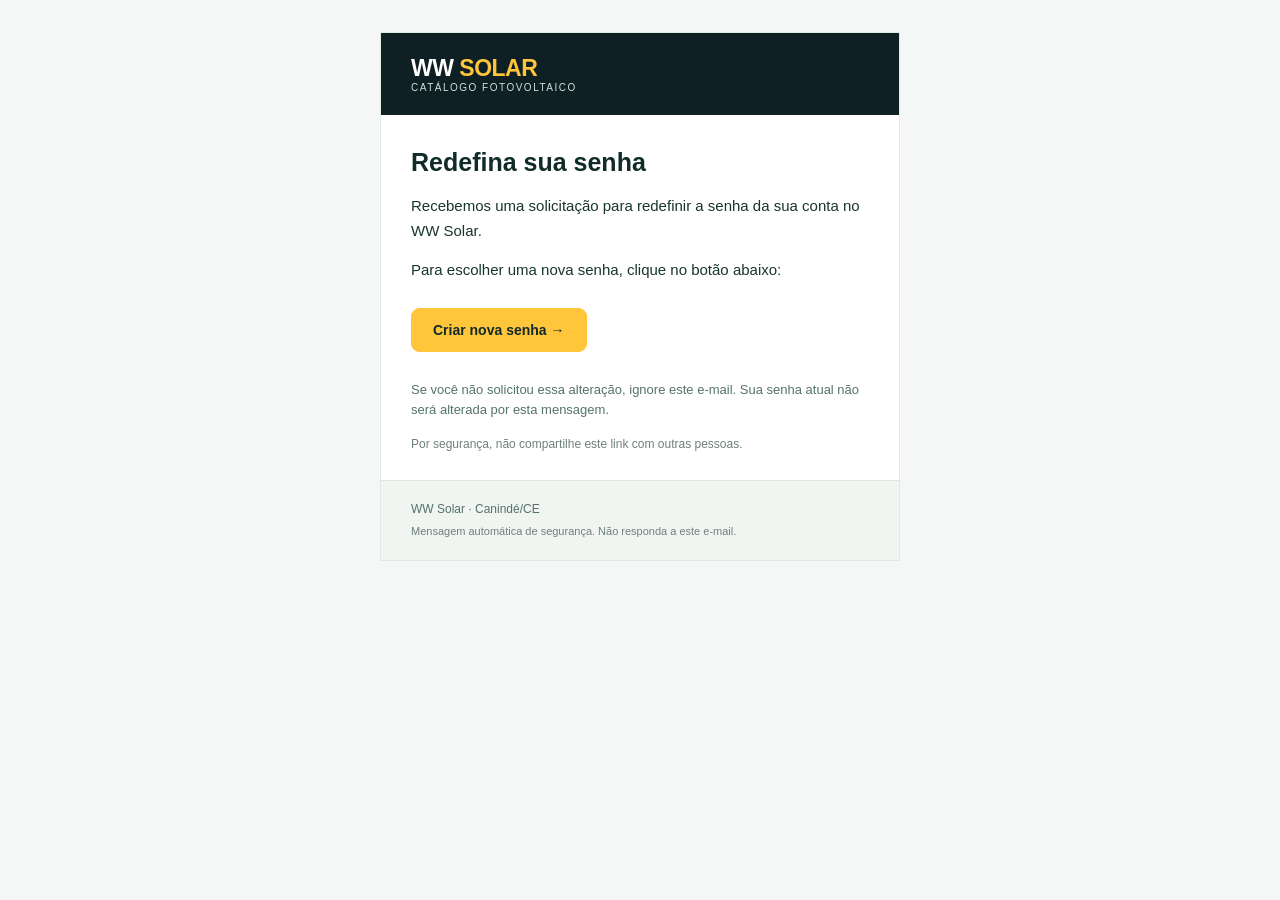
<file: docs/email-templates/recuperacao-senha.html>
<!doctype html>
<html lang="pt-BR">
<head>
  <meta charset="UTF-8">
  <meta name="viewport" content="width=device-width, initial-scale=1">
  <title>WW Solar | Recuperação de senha</title>
</head>
<body style="margin:0;padding:0;background:#f4f7f5;font-family:Arial,Helvetica,sans-serif;color:#183530;">
  <table role="presentation" cellpadding="0" cellspacing="0" border="0" width="100%" style="border-collapse:collapse;background:#f4f7f5;">
    <tr><td align="center" style="padding:32px 14px;">
      <table role="presentation" cellpadding="0" cellspacing="0" border="0" width="100%" style="max-width:520px;border-collapse:collapse;background:#ffffff;border:1px solid #e0ebe5;">
        <tr><td style="padding:22px 30px;background:#0e2023;">
          <div style="font-size:23px;font-weight:800;letter-spacing:-0.5px;color:#ffffff;">WW <span style="color:#ffc53b;">SOLAR</span></div>
          <div style="font-size:10px;letter-spacing:1.5px;color:#d3dfda;">CATÁLOGO FOTOVOLTAICO</div>
        </td></tr>
        <tr><td style="padding:32px 30px 26px;">
          <h1 style="margin:0 0 16px;font-size:25px;line-height:1.25;color:#112c28;">Redefina sua senha</h1>
          <p style="font-size:15px;line-height:1.65;margin:0 0 14px;">Recebemos uma solicitação para redefinir a senha da sua conta no WW Solar.</p>
          <p style="font-size:15px;line-height:1.65;margin:0 0 25px;">Para escolher uma nova senha, clique no botão abaixo:</p>
          <table role="presentation" cellpadding="0" cellspacing="0" border="0"><tr><td bgcolor="#ffc53b" style="border-radius:9px;">
            <a href="{{ .ConfirmationURL }}" style="display:inline-block;background:#ffc53b;border-radius:9px;padding:14px 22px;font-size:14px;font-weight:bold;color:#102a27;text-decoration:none;">Criar nova senha &rarr;</a>
          </td></tr></table>
          <p style="font-size:13px;line-height:1.6;color:#55736a;margin:28px 0 0;">Se você não solicitou essa alteração, ignore este e-mail. Sua senha atual não será alterada por esta mensagem.</p>
          <p style="font-size:12px;line-height:1.6;color:#6e817a;margin:14px 0 0;">Por segurança, não compartilhe este link com outras pessoas.</p>
        </td></tr>
        <tr><td style="padding:19px 30px;background:#f0f5f2;border-top:1px solid #dde9e2;">
          <p style="margin:0;font-size:12px;line-height:1.6;color:#557168;">WW Solar · Canindé/CE</p>
          <p style="margin:4px 0 0;font-size:11px;line-height:1.6;color:#6e817a;">Mensagem automática de segurança. Não responda a este e-mail.</p>
        </td></tr>
      </table>
    </td></tr>
  </table>
</body>
</html>
</file>
<file: styles.css>
:root{--ink:#112526;--deep:#0e2023;--night:#09171a;--accent:#ffc944;--muted:#69787b;--paper:#f6f8f7;--line:#dde5e2;--white:#fff;--radius:22px;--shadow:0 18px 50px rgba(19,45,48,.08)}
*{box-sizing:border-box}html{scroll-behavior:smooth;scroll-padding-top:90px}body{margin:0;font:16px/1.55 -apple-system,BlinkMacSystemFont,"Segoe UI",Roboto,Arial,sans-serif;color:var(--ink);background:#fff}button,input,select{font:inherit}button{cursor:pointer}a{color:inherit;text-decoration:none}svg{width:22px;height:22px}p{margin:0}h1,h2,h3{line-height:1.15;letter-spacing:-.045em}h1,h2,h3{margin:0}h2{font-size:clamp(27px,3vw,43px)}h2 em,.bottom-section h2 em{font-style:normal;color:#9b8a27}.shell{width:min(1190px,calc(100% - 48px));margin-inline:auto}.sr-only{position:absolute!important;width:1px;height:1px;padding:0;margin:-1px;overflow:hidden;clip:rect(0,0,0,0);white-space:nowrap;border:0}.skip-link{position:absolute;z-index:99;top:-100px;left:10px;background:var(--accent);padding:12px}.skip-link:focus{top:10px}:focus-visible{outline:3px solid #b07b00;outline-offset:3px}
.header{height:82px;background:var(--deep);position:relative;z-index:4;border-bottom:1px solid rgba(255,255,255,.12)}.header-inner{height:100%;display:flex;align-items:center;gap:35px}.brand{display:flex;align-items:center;gap:13px;color:#fff}.brand-symbol{width:42px;height:42px;display:grid;place-items:center;color:var(--accent)}.brand-symbol svg{width:40px;height:40px}.brand-copy{display:grid;line-height:1.15}.brand-copy strong{font-size:23px;letter-spacing:-.05em}.brand-copy strong span{color:var(--accent);margin-left:4px}.brand-copy small{font-size:9px;letter-spacing:.17em;color:#a3b7b5;margin-top:5px}.nav{display:flex;align-items:center;gap:29px;margin-left:auto}.nav a{font-weight:600;font-size:13px;color:#c9d4d0}.nav a:hover{color:#fff}.header-button{padding:10px 15px;border:1px solid #526366;color:#fff;border-radius:9px;font-size:13px;font-weight:700;white-space:nowrap}.header-button span{margin-left:12px;color:var(--accent)}
.hero{background:var(--deep);color:white;overflow:hidden;position:relative}.hero-grid{min-height:520px;display:grid;grid-template-columns:1.1fr 1fr;gap:35px;align-items:center}.hero-copy{padding:58px 0 75px;position:relative;z-index:2}.eyebrow,.section-label{font-weight:800;letter-spacing:.145em;font-size:11px;color:#a79029}.eyebrow{color:var(--accent);display:flex;align-items:center;gap:10px}.pulse{width:8px;height:8px;background:#f5d450;border-radius:100%;box-shadow:0 0 0 5px rgba(255,201,68,.16)}h1{font-size:clamp(40px,5.2vw,66px);max-width:650px;margin:24px 0 20px;letter-spacing:-.06em;font-weight:800}h1 em{font-style:normal;color:var(--accent)}.hero-copy>p{color:#afc0be;font-size:16px;max-width:540px;line-height:1.8}.hero-actions{display:flex;align-items:center;gap:28px;margin-top:30px}.button{border:0;display:inline-flex;justify-content:center;align-items:center;gap:25px;padding:14px 21px;min-height:48px;font-weight:800;font-size:13px;border-radius:10px;transition:transform .15s,background .15s}.button:hover{transform:translateY(-2px)}.button span{font-size:17px}.button-accent{background:var(--accent);color:#192222}.button-accent:hover{background:#ffdc79}.button-dark{background:var(--deep);color:white}.button-dark:hover{background:#1d373b}.button-outline{border:1px solid #cdd9d7;background:transparent;color:var(--ink)}.text-link{font-size:14px;color:#eff8f1;font-weight:700}.text-link span{margin-left:10px;color:var(--accent)}.hero-trust{display:flex;flex-wrap:wrap;gap:19px;margin-top:46px;font-size:11px;color:#b9c9c5}.hero-trust>span{display:flex;align-items:center;gap:6px}.hero-trust svg{width:15px;height:15px;color:var(--accent)}.hero-visual{height:450px;position:relative;isolation:isolate}.orb{position:absolute;border:1px solid rgba(139,198,189,.12);border-radius:50%;width:470px;height:470px;top:10px;right:-90px}.orb-two{width:330px;height:330px;top:80px;right:-20px}.sun-disc{position:absolute;top:50px;left:36%;width:186px;height:186px;background:radial-gradient(circle at 37% 35%,#ffe99d,#eeb643 57%,#a97122 100%);border-radius:50%;box-shadow:0 0 75px 15px rgba(255,202,58,.18);display:grid;place-items:center;color:rgba(255,255,255,.28);font-size:99px}.sun-disc span{transform:translateY(-8px)}.panel-array{position:absolute;left:7%;right:-12%;bottom:65px;display:grid;grid-template-columns:repeat(4,1fr);gap:6px;transform:perspective(500px) rotateX(17deg) skewY(-9deg);filter:drop-shadow(0 24px 15px rgba(0,0,0,.4))}.solar-panel{height:176px;border:4px solid #86a9a9;border-radius:5px;background:repeating-linear-gradient(90deg,transparent 0,transparent 24.5%,rgba(214,242,247,.30) 25%,transparent 25.5%),repeating-linear-gradient(0deg,transparent 0,transparent 22.7%,rgba(214,242,247,.34) 23.2%,transparent 23.8%),linear-gradient(130deg,#214f5a,#102e3d 48%,#387080);box-shadow:inset 0 0 23px rgba(0,0,0,.3)}.floating-note{position:absolute;display:flex;align-items:center;gap:11px;background:#f7faf9;color:var(--ink);border-radius:14px;padding:12px 15px;box-shadow:0 18px 40px rgba(0,0,0,.28);z-index:2}.floating-note span:last-child{display:grid}.floating-note b{font-size:12px}.floating-note small{font-size:10px;color:#6c8081}.note-icon{border-radius:10px;width:33px;height:33px;background:#fff3c2;color:#735800;display:grid;place-items:center}.note-icon.green{background:#d1f6dd;color:#20794c}.floating-note-top{top:65px;left:0}.floating-note-bottom{bottom:34px;right:0}.hero-edge{height:35px;background:#fff;clip-path:polygon(0 100%,100% 8%,100% 100%);margin-top:-30px;position:relative;z-index:2}
.main-section{padding:85px 0 110px}.section-title{display:flex;align-items:center;justify-content:space-between;gap:20px;margin-bottom:30px}.section-title h2{margin:10px 0 12px;max-width:760px}.section-title p{color:var(--muted);max-width:640px}.section-decor{font-size:56px;color:#e5e8e3}.simulator{display:grid;grid-template-columns:1.05fr .95fr;border-radius:var(--radius);overflow:hidden;box-shadow:var(--shadow);border:1px solid var(--line)}.simulator-controls{padding:36px 39px;background:white;min-width:0}.segmented{display:inline-flex;align-items:center;background:#f0f3f2;border-radius:11px;padding:5px;gap:3px}.segment{border:0;padding:10px 13px;border-radius:8px;font-size:12px;font-weight:700;background:transparent;color:#687b7b}.segment.active{background:var(--deep);color:#fff;box-shadow:0 3px 9px rgba(0,0,0,.12)}.sim-intro{margin-top:30px}.sim-intro label{display:block;font-size:18px;font-weight:800}.sim-intro p{font-size:13px;color:var(--muted);margin-top:5px}.target-input-wrap{display:flex;align-items:baseline;gap:10px;margin:25px 0 25px}.target-input-wrap input{font-size:clamp(39px,4vw,55px);font-weight:800;letter-spacing:-.055em;color:var(--ink);width:190px;max-width:70%;background:transparent;border:0;border-bottom:2px solid transparent;border-radius:0}.target-input-wrap input:focus{outline:none;border-color:var(--accent)}.target-input-wrap>span{font-size:15px;color:var(--muted);font-weight:700}input[type=range]{appearance:none;-webkit-appearance:none;width:100%;height:7px;border-radius:99px;background:linear-gradient(to right,var(--accent) 0,var(--accent) var(--range-progress,3%),#e4e9e6 var(--range-progress,3%),#e4e9e6 100%);cursor:pointer}input[type=range]::-webkit-slider-thumb{-webkit-appearance:none;background:var(--accent);border:4px solid var(--deep);box-shadow:0 0 0 5px rgba(255,201,68,.25);border-radius:50%;height:24px;width:24px}input[type=range]::-moz-range-thumb{background:var(--accent);border:4px solid var(--deep);border-radius:50%;height:17px;width:17px}.slider-endpoints{display:flex;justify-content:space-between;margin-top:10px;color:#8e9b9c;font-size:11px}.sim-info{margin-top:35px;background:#f5f8f7;border-radius:11px;padding:15px;display:flex;gap:12px;color:#718081;font-size:12px;line-height:1.6}.info-mark{flex:0 0 18px;width:18px;height:18px;text-align:center;line-height:18px;background:#dce9e6;border-radius:50%;color:#39605a;font-weight:900;font-family:Georgia,serif}.result-card{background:#f9fbf8;padding:34px 34px 32px;display:flex;flex-direction:column;gap:12px;border-left:1px solid var(--line)}.result-top{display:flex;gap:10px;justify-content:space-between;align-items:center}.result-label{font-size:10px;letter-spacing:.13em;font-weight:900;color:#657d77}.result-status{border-radius:30px;padding:5px 10px;font-size:9px;font-weight:900;letter-spacing:.08em;background:#f2e8bd;color:#795c15}.result-card h3{font-size:clamp(20px,2.2vw,26px);margin-top:8px}.result-sub{font-size:12px;color:#758787}.result-generation{display:flex;align-items:baseline;gap:11px;margin:15px 0 11px}.result-generation strong{font-size:clamp(38px,4.1vw,56px);line-height:1;letter-spacing:-.06em}.result-generation>span{display:grid;font-weight:800;font-size:15px}.result-generation small{font-size:10px;font-weight:500;color:#778885}.result-stats{display:grid;grid-template-columns:repeat(3,minmax(0,1fr));gap:10px;margin-bottom:7px}.result-stats>div{border-radius:10px;padding:12px 10px;background:white;border:1px solid #e6ebe8;min-width:0}.result-stats small,.result-footer small,.dialog-price small{font-size:10px;color:#748482;display:block}.result-stats strong{font-size:14px;line-height:1.3;display:block;margin-top:6px;overflow-wrap:anywhere}.result-footer{margin-top:auto;border-top:1px solid #e0e9e5;padding-top:18px;display:flex;align-items:center;justify-content:space-between;gap:10px}.result-footer strong{font-size:17px;display:block}.result-footer .button{padding:11px 13px;font-size:12px;white-space:nowrap}
.catalogue-section{background:var(--paper);padding:82px 0 88px}.catalogue-heading{align-items:flex-end}.catalogue-counter{border-left:3px solid var(--accent);padding-left:16px;display:grid;line-height:1.1;min-width:125px}.catalogue-counter strong{font-size:36px;letter-spacing:-.05em}.catalogue-counter small{font-size:11px;color:var(--muted);line-height:1.4}.filterbar{display:flex;gap:10px;align-items:center;background:white;padding:13px;border-radius:15px;border:1px solid var(--line);box-shadow:0 7px 20px rgba(17,37,38,.03)}.search-wrap{position:relative;display:flex;flex:1;align-items:center;min-width:0}.search-wrap svg{position:absolute;left:13px;color:#819391;width:18px;height:18px}.search-wrap input{width:100%;border:1px solid #e4ebe9;background:#f9fbfa;border-radius:9px;outline:none;padding:13px 12px 13px 42px;font-size:13px}.search-wrap input:focus{border-color:#8cbab2}.select-wrap select{background:#f9fbfa;border:1px solid #e4ebe9;border-radius:9px;padding:13px;font-size:13px;color:var(--ink);width:195px}.reset-filters{border:0;background:none;color:#6b7d79;font-size:12px;font-weight:800;padding:10px}.result-count{font-size:12px;color:#738782;padding:19px 2px}.kit-grid{display:grid;grid-template-columns:repeat(3,minmax(0,1fr));gap:16px}.kit-card{background:white;border:1px solid #e2eae7;border-radius:15px;padding:20px;min-width:0;display:flex;flex-direction:column;transition:box-shadow .2s,transform .2s}.kit-card:hover{box-shadow:0 14px 36px rgba(19,45,48,.08);transform:translateY(-2px)}.kit-top{display:flex;justify-content:space-between;align-items:start;gap:8px}.kit-id{font-size:10px;letter-spacing:.13em;font-weight:900;color:#627b76}.kit-status{font-size:10px;background:#fdf2d5;color:#74581b;padding:4px 7px;border-radius:8px;white-space:nowrap}.kit-card h3{font-size:27px;margin:19px 0 0}.kit-card h3 span{color:#7b8b89;font-size:14px;font-weight:700}.kit-generation{font-size:13px;color:#6c7e7d;margin:6px 0 17px}.kit-generation strong{color:var(--ink)}.kit-facts{border-top:1px solid #edf1ef;border-bottom:1px solid #edf1ef;padding:12px 0;display:grid;gap:8px}.kit-facts div{display:flex;justify-content:space-between;gap:10px;font-size:12px}.kit-facts span{color:#7a8988}.kit-facts strong{text-align:right}.kit-bottom{display:flex;align-items:center;justify-content:space-between;gap:10px;margin-top:auto;padding-top:18px}.kit-bottom small{font-size:10px;color:#80918d;display:block}.kit-bottom b{font-size:16px}.details-button{border:1px solid #dce6e2;border-radius:9px;padding:10px 13px;background:#f7faf8;font-size:12px;font-weight:800;white-space:nowrap}.details-button:hover{background:#ffeab3}.load-more-wrap{display:flex;justify-content:center;margin-top:28px}.load-more-wrap .button{padding:14px 32px}.empty-state{grid-column:1/-1;text-align:center;padding:55px 15px;color:#667b7a;background:white;border-radius:15px}.empty-state h3{font-size:20px;margin:10px 0}.empty-state p{font-size:13px}.bottom-section{display:grid;grid-template-columns:1.1fr .9fr;gap:75px;padding:95px 0}.explain-block h2{margin:12px 0 17px}.explain-block>p{color:#687c78;line-height:1.8;max-width:580px;font-size:14px}.notes{margin-top:34px;display:grid;gap:16px}.notes>div{display:flex;gap:17px;align-items:start}.notes>div>span{color:#ab8f27;font-weight:900;font-size:11px;margin-top:4px}.notes p{font-size:12px;color:#687c78}.notes b{display:block;color:var(--ink);font-size:13px;margin-bottom:3px}.contact-block{padding:39px;display:flex;flex-direction:column;align-items:flex-start;justify-content:center;background:var(--deep);border-radius:21px;color:white;min-height:340px;overflow:hidden;position:relative}.contact-block:after{content:"";position:absolute;width:250px;height:250px;border:1px solid #3e5756;border-radius:50%;right:-110px;bottom:-130px}.contact-mark{width:58px;height:58px;background:#2f4140;border-radius:18px;display:grid;place-items:center;color:var(--accent);font-size:27px;margin-bottom:21px}.contact-block h3{font-size:29px;max-width:280px}.contact-block p{font-size:13px;color:#bccac7;margin:14px 0 25px;line-height:1.7;max-width:340px}.footer{background:#09171a;color:#90a5a3}.footer-inner{min-height:95px;display:flex;align-items:center;justify-content:space-between;gap:20px;font-size:11px}.footer-inner span:first-child{font-size:22px;color:var(--accent);font-weight:800}.footer-inner span:first-child strong{color:white;margin-right:4px}
.kit-dialog{width:min(580px,calc(100vw - 24px));max-height:min(90vh,800px);border:0;border-radius:19px;padding:0;box-shadow:0 25px 90px rgba(0,0,0,.3);overflow:auto}.kit-dialog::backdrop{background:rgba(6,22,23,.68)}.dialog-inner{padding:30px;position:relative}.dialog-close{border:0;background:#f0f3f1;position:absolute;top:20px;right:20px;border-radius:12px;width:36px;height:36px;font-size:24px}.dialog-inner h2{margin:12px 40px 4px 0;font-size:27px}.dialog-subtitle{color:var(--muted);font-size:13px;margin-bottom:20px}.dialog-details{display:grid;grid-template-columns:1fr 1fr;gap:10px}.dialog-details>div{background:#f6f9f7;border-radius:10px;padding:13px}.dialog-details small{display:block;font-size:11px;color:#738783;margin-bottom:3px}.dialog-details strong{font-size:15px}.dialog-price{border-top:1px solid var(--line);margin-top:21px;padding-top:20px;display:flex;gap:8px;justify-content:space-between;align-items:center}.dialog-price strong{font-size:23px;display:block}.dialog-availability{font-size:11px;color:#85621d;background:#fff4d2;border-radius:10px;padding:8px 11px}.dialog-disclaimer{font-size:11px;color:#81908e;margin:18px 0 22px;line-height:1.6}.dialog-actions{display:flex;flex-wrap:wrap;gap:8px}.dialog-hint{margin-top:14px;font-size:11px;color:#788785}.toast{position:fixed;left:50%;bottom:24px;z-index:100;transform:translate(-50%,120px);opacity:0;background:#163531;color:white;padding:12px 18px;border-radius:12px;font-size:13px;font-weight:700;box-shadow:0 10px 25px #0002;transition:opacity .2s,transform .2s;max-width:90vw}.toast.show{opacity:1;transform:translate(-50%,0)}
@media(max-width:980px){.hero-grid{grid-template-columns:1fr .8fr}.hero-visual{height:410px}.floating-note-top{left:-30px}.floating-note-bottom{right:-25px}.bottom-section{gap:35px}.kit-grid{grid-template-columns:repeat(2,minmax(0,1fr))}.nav{gap:15px}.header-button{display:none}}
@media(max-width:700px){.shell{width:min(100% - 32px,540px)}.header{height:70px}.header-inner{justify-content:space-between}.brand-copy strong{font-size:20px}.brand-symbol,.brand-symbol svg{width:35px;height:35px}.nav{gap:15px;margin-left:0}.nav a{font-size:12px}.nav a:last-child{display:none}.hero-grid{grid-template-columns:1fr;min-height:unset;gap:0}.hero-copy{padding:62px 0 20px}.hero-copy h1{font-size:clamp(41px,10vw,62px);margin-top:18px}.hero-copy>p{font-size:14px}.hero-actions{gap:16px;flex-wrap:wrap}.hero-trust{margin-top:25px;gap:10px;font-size:10px}.hero-visual{height:230px}.orb{width:310px;height:310px;top:-15px;right:-40px}.orb-two{width:230px;height:230px;top:25px;right:0}.sun-disc{width:125px;height:125px;top:4px;left:34%}.panel-array{left:11%;right:3%;bottom:8px}.solar-panel{height:110px}.floating-note{padding:7px 9px;gap:6px}.floating-note b{font-size:10px}.floating-note small{font-size:8px}.note-icon{width:26px;height:26px}.floating-note-top{left:0;top:0}.floating-note-bottom{right:0;bottom:4px}.hero-edge{height:22px;margin-top:-18px}.main-section{padding:65px 0 78px}.section-title{align-items:flex-start}.section-title h2{font-size:clamp(27px,7vw,35px)}.section-title p{font-size:13px}.section-decor{display:none}.simulator{grid-template-columns:1fr}.simulator-controls{padding:26px 22px}.result-card{padding:27px 22px;border-left:0;border-top:1px solid var(--line)}.result-stats{gap:6px}.result-stats>div{padding:9px 6px}.result-stats small{font-size:9px}.result-stats strong{font-size:12px}.result-generation strong{font-size:44px}.catalogue-section{padding:67px 0}.catalogue-counter{min-width:100px}.catalogue-counter strong{font-size:29px}.catalogue-counter small{font-size:10px}.filterbar{flex-direction:column;align-items:stretch}.search-wrap{width:100%}.select-wrap select{width:100%}.reset-filters{align-self:flex-end}.kit-grid{grid-template-columns:1fr}.bottom-section{grid-template-columns:1fr;gap:40px;padding:70px 0}.contact-block{min-height:280px;padding:30px}.footer-inner{align-items:start;flex-direction:column;padding:25px 0;gap:9px}.dialog-inner{padding:25px 18px}.dialog-details{gap:7px}.dialog-details>div{padding:11px}.dialog-actions .button{flex:1;min-width:180px}}
@media(prefers-reduced-motion:reduce){*,*:before,*:after{scroll-behavior:auto!important;transition:none!important;animation:none!important}}
[hidden]{display:none!important}
button:disabled{opacity:.55;cursor:not-allowed;transform:none!important}
/* Contatos comerciais - mantém o rodapé, as cores e os componentes existentes */
.footer-inner{flex-wrap:wrap;padding-top:18px;padding-bottom:18px}
.footer-contacts{width:100%;display:flex;justify-content:center;align-items:center;gap:clamp(18px,3vw,48px);padding-top:13px;border-top:1px solid rgba(221,229,226,.14)}
.footer-contacts a{display:flex;align-items:baseline;gap:8px;flex-wrap:wrap;font-size:11px;color:#cad8d4;line-height:1.5}
.footer-contacts a:hover,.footer-contacts a:focus-visible{color:#fff;text-decoration:underline;text-underline-offset:3px}
.footer-contacts a span:first-child{font-size:11px;color:#9bafaa;font-weight:500;letter-spacing:0}
.footer-contacts a strong{font-size:12px;color:var(--accent);font-weight:750}
.dialog-direct{font-size:12px;color:var(--muted);margin-top:10px;line-height:1.55}
.dialog-direct a{color:#176b5b;font-weight:750;text-decoration:underline;text-underline-offset:2px}
@media(max-width:700px){.footer-contacts{flex-direction:column;align-items:flex-start;gap:10px;padding-top:16px}.footer-contacts a{gap:5px}}
/* Telefone discreto no botão já existente do cabeçalho */
.header-contact-number{font-size:10px;font-weight:600;color:#bcd0c9;white-space:nowrap;margin-left:4px}
@media(max-width:1120px) and (min-width:981px){.header-contact-number{display:none}}

/* WW Solar: links legais disponíveis inclusive sem login. */
.footer-inner{flex-wrap:wrap;padding-block:18px}
.footer-inner .legal-footer-links{display:flex;align-items:center;justify-content:center;gap:12px 18px;flex-wrap:wrap}
.footer-inner .legal-footer-links a{font-size:11px;color:#d8e5df;text-decoration:underline;text-underline-offset:3px}
.footer-inner .legal-footer-links a:hover{color:var(--accent)}
.footer-inner .legal-footer-links a:focus-visible{outline:2px solid var(--accent);outline-offset:3px}
@media(max-width:650px){.footer-inner{min-height:0;gap:10px;padding-block:21px;flex-direction:column;text-align:center}.footer-inner .legal-footer-links{gap:8px 18px}}
</file>
<file: cliente-dev.css>
/* Área do Cliente — visual WW Solar: mesmos tokens, sem modificar site público. */
.client-main{padding:64px 0 84px;min-height:calc(100vh - 180px)}
.client-main h1 em{color:#bf9020;font-style:normal}
.client-muted,.client-main section>p{font-size:13px;line-height:1.75;color:#617770}
.client-login{max-width:540px;margin:20px auto 30px;background:white;border:1px solid #dce8e3;border-radius:20px;padding:clamp(24px,4vw,46px);box-shadow:0 15px 42px rgba(19,42,36,.045)}
.client-login h1{font-size:clamp(30px,5vw,46px);line-height:1.12;margin:4px 0 16px}
.client-form{display:flex;flex-direction:column;gap:9px;margin:24px 0 12px}
.client-form label{font-size:12px;color:#315449;font-weight:800}
.client-form input,.client-controls input[type=number],#client-search,.admin-form input{font:inherit;min-height:47px;width:100%;border-radius:10px;border:1px solid #ccdcd5;padding:11px 13px;color:#163d34;background:#f8fbfa}
.client-form input:focus-visible,.client-controls input:focus-visible,#client-search:focus-visible,.admin-form input:focus-visible{outline:3px solid #e3b33b;outline-offset:2px}
.client-form .button{margin-top:13px}
.client-helper{font-size:11px!important;color:#617770!important}
.client-status{min-height:18px;font-size:12px;color:#9c3b27;line-height:1.6}
.client-welcome{display:flex;align-items:center;justify-content:space-between;gap:18px;margin:12px 0 28px}
.client-welcome h1{font-size:clamp(30px,4vw,45px);margin:0 0 9px}
.client-tools{display:flex;gap:10px;flex-wrap:wrap}
.client-simulator,.client-catalog,.client-cart{border-radius:18px;background:#fff;padding:clamp(20px,3vw,36px);border:1px solid #dfeae6;margin-top:22px}
.client-simulator h2,.client-catalog h2,.client-cart h2{margin:11px 0;font-size:clamp(25px,3vw,37px)}
.client-controls{display:flex;gap:16px;align-items:center;flex-wrap:wrap;margin:23px 0}
.client-controls label{font-size:12px;font-weight:700;color:#2a5347}
.client-controls input[type=number]{max-width:125px}
.client-controls input[type=range]{flex:1;min-width:140px;accent-color:#c5a22b}
.client-recommendation{display:flex;flex-wrap:wrap;gap:16px;align-items:center;background:#f4f8f6;padding:17px;border-radius:13px;font-size:13px}
.client-recommendation strong{font-size:16px;color:#14372d}
.client-recommendation button{margin-left:auto}
.client-filter-row{display:flex;align-items:center;gap:16px;justify-content:space-between;flex-wrap:wrap;margin:26px 0 12px}
.client-filter-tabs{display:flex;gap:8px;flex-wrap:wrap}
.client-filter-tabs button{border:1px solid #cbdcd4;border-radius:25px;padding:11px 16px;font-weight:750;font-size:12px;color:#1b4a3b;background:white}
.client-filter-tabs button.active{background:#183b33;color:white}
#client-search{flex:1;max-width:450px;min-width:220px}
.client-product-grid{display:grid;grid-template-columns:repeat(3,minmax(0,1fr));gap:15px;padding-top:16px}
.client-product{border:1px solid #dce7e2;padding:20px;border-radius:15px;display:flex;flex-direction:column;gap:13px;min-height:235px}
.client-product h3{font-size:15px;letter-spacing:0;overflow-wrap:anywhere;line-height:1.45}
.client-product .client-meta{font-size:12px;line-height:1.5;color:#70847c}
.client-product strong{font-size:20px;color:#132b25}
.client-product .button{align-self:flex-start;margin-top:auto}
.client-cart-lines{border-top:1px solid #e5eee9;margin-top:20px}
.client-cart-line{display:grid;grid-template-columns:minmax(0,1fr) auto auto auto;align-items:center;gap:14px;border-bottom:1px solid #e5eee9;padding:14px 2px}
.client-cart-line .client-muted{overflow-wrap:anywhere}
.client-cart-line strong{font-size:13px}
.client-qty{display:flex;align-items:center;gap:8px}
.client-qty button{border:1px solid #cbdcd4;border-radius:7px;width:33px;height:33px;background:#f5faf7;color:#183b33}
.client-qty output{min-width:25px;text-align:center;font-size:12px;font-weight:800}
.client-remove{border:0;background:transparent;color:#8b4538;padding:5px;font-size:12px}
.client-cart-bottom{display:flex;align-items:center;justify-content:space-between;gap:20px;margin:24px 0}
.client-cart-bottom>strong{font-size:27px;color:#183b33}
[hidden]{display:none!important}
@media(max-width:920px){.client-product-grid{grid-template-columns:repeat(2,minmax(0,1fr))}.client-cart-line{grid-template-columns:1fr auto;gap:8px}.client-cart-line .client-qty{grid-column:1}.client-cart-line .client-remove{grid-column:2;justify-self:end}}
@media(max-width:620px){.client-main{padding:34px 0 56px}.client-login{padding:22px}.client-welcome{align-items:start;flex-direction:column}.client-product-grid{grid-template-columns:1fr}.client-cart-bottom{align-items:stretch;flex-direction:column}.client-cart-bottom .button{width:100%}.client-filter-row{display:block}#client-search{margin-top:12px;max-width:none}.client-recommendation button{width:100%;margin-left:0}.client-tools{width:100%}}

/* Vitrine autenticada reutiliza a geometria e os estilos originais do WW Solar. */
#client-main.client-main{padding:0;min-height:calc(100vh - 150px)}
#client-main .client-entry{padding:64px 0 82px}
#client-app .client-welcome{padding-top:24px;padding-bottom:20px;margin:0 auto}
#client-app .client-greeting{font-size:clamp(24px,3vw,34px);line-height:1.1;margin:0 0 8px}
#client-app .catalogue-section{padding:72px 0 84px}
#client-app .client-product-grid{padding-top:0}
#client-app .client-product-grid .kit-card{min-height:255px}
#client-app .client-product-grid .kit-card h3{font-size:clamp(18px,2.1vw,26px);overflow-wrap:anywhere}
#client-app .client-product-grid .empty-state{grid-column:1/-1;width:100%;padding:32px}
#client-app .client-product-grid .empty-state .button{margin-top:18px}
#client-app .client-cart{margin:0;background:#fff;border:1px solid var(--line);border-radius:16px;padding:clamp(22px,3vw,34px);box-shadow:0 6px 20px rgba(17,37,38,.03)}
#client-app .client-cart-bottom>strong{font-size:27px;color:var(--deep)}
#client-app .client-cart-line .client-remove{color:#9b4529}
#client-app .client-filter-tabs{display:flex;gap:10px;flex-wrap:wrap}
#client-app .client-filter-tabs button{border:1px solid #d9e5e1;background:#fff;color:var(--deep);border-radius:99px;padding:11px 17px;font-weight:800;font-size:12px}
#client-app .client-filter-tabs button.active{background:var(--deep);color:#fff;border-color:var(--deep)}
#client-app .client-cart button:focus-visible,#client-app .client-filter-tabs button:focus-visible{outline:3px solid var(--accent);outline-offset:3px}
@media(max-width:840px){#client-app .client-welcome{padding:20px 0;flex-direction:column;align-items:flex-start}#client-app .catalogue-section{padding:46px 0 60px}}


/* WW SOLAR — carrinho fixo no topo e visualização rápida */
body.client-drawer-open{overflow:hidden}
body .header{position:sticky;top:0;z-index:80}
#client-nav{margin-left:auto}
.client-cart-top{margin-left:8px;position:relative;color:#fff;flex:0 0 auto;z-index:90}
.client-cart-trigger{display:flex;align-items:center;gap:10px;border:1px solid rgba(255,255,255,.18);border-radius:12px;background:#122c2c;color:white;padding:8px 12px;min-height:58px;white-space:nowrap;transition:background .15s}
.client-cart-trigger:hover,.client-cart-trigger[aria-expanded="true"]{background:#1c4341}
.client-cart-trigger svg{width:27px;height:27px;flex:none}
.client-cart-top-info{display:grid;justify-items:start;line-height:1.2;gap:3px}
.client-cart-top-name{font-size:10px;color:#b9d0ca;font-weight:700}
.client-cart-top-name b{font-size:10px;color:#122925;background:var(--accent);min-width:21px;min-height:21px;display:inline-grid;place-items:center;border-radius:99px;margin-left:2px}
#client-top-total{font-size:15px;letter-spacing:-.03em}
#client-top-clock{font-size:10px;color:#ffde83;font-variant-numeric:tabular-nums}
.client-cart-preview{display:none;position:absolute;top:calc(100% + 7px);right:0;width:min(340px,calc(100vw - 32px));background:#fff;color:#173231;border-radius:15px;padding:16px;box-shadow:0 24px 58px rgba(0,0,0,.22);border:1px solid #dce5e1;z-index:150}
.client-cart-preview>strong{display:block;font-size:13px;margin-bottom:11px}
.client-cart-preview #client-preview-lines{max-height:200px;overflow:auto;font-size:12px}
.client-preview-row{display:flex;justify-content:space-between;gap:8px;padding:7px 0;border-bottom:1px solid #edf2f0}
.client-preview-row span{max-width:235px;overflow:hidden;text-overflow:ellipsis;white-space:nowrap}
.client-preview-row b{white-space:nowrap}
.client-cart-preview-bottom{display:flex;justify-content:space-between;align-items:center;gap:8px;margin-top:12px;font-size:11px;color:#5f7671}
.client-cart-preview-bottom strong{font-size:16px;color:#0e2023}
@media(hover:hover) and (pointer:fine){.client-cart-top:hover .client-cart-preview{display:block}}
.client-cart-top:focus-within .client-cart-preview{display:block}
.client-category-tabs{display:flex;flex-wrap:wrap;gap:8px;margin:12px 0 16px}
.client-category-tabs button{padding:9px 15px;background:#fff;border:1px solid #dce6e2;color:#28413b;border-radius:99px;font-size:12px;font-weight:800;white-space:nowrap}
.client-category-tabs button[aria-pressed="true"]{background:#0e2023;border-color:#0e2023;color:white}
.client-category-tabs button:focus-visible{outline:3px solid var(--accent)}
.client-target-entry>label{display:block;margin-top:18px;color:#607672;font-size:12px;font-weight:800}
.client-target-input-row{display:flex;gap:12px;align-items:end;flex-wrap:wrap}
.client-target-input-row .target-input-wrap{margin:10px 0 22px}
.client-target-input-row .target-input-wrap input{width:140px;background:#f7faf8;border:1px solid #c6d8d0;border-radius:9px;padding:6px 10px;font-size:clamp(29px,3vw,44px)}
.client-target-input-row .target-input-wrap input:focus-visible{outline:3px solid #f4c24e}
.client-target-input-row #client-target-apply{padding:10px 14px;min-height:45px;margin-bottom:22px;white-space:nowrap}
.client-quote-footer{border-top:1px solid #edf1ee;margin-top:16px;padding:17px 0 6px;display:flex;align-items:center;gap:14px;justify-content:space-between;flex-wrap:wrap}
.client-quote-note{font-size:12px;color:#586c66;display:flex;align-items:center;gap:8px;flex:1}
.client-quote-note svg{width:19px;height:19px;flex:none}
.client-quote-note strong{color:#173c32;font-variant-numeric:tabular-nums}
.client-cart-shade{position:fixed;inset:0;background:rgba(3,15,14,.59);z-index:180}
.client-cart-drawer{position:fixed;top:0;right:0;bottom:0;width:min(530px,100vw);background:white;z-index:190;display:flex;flex-direction:column;box-shadow:-24px 0 60px rgba(0,0,0,.18);overflow:hidden;color:#142c27}
.client-drawer-head{display:flex;align-items:flex-start;justify-content:space-between;gap:15px;padding:24px 26px 14px;border-bottom:1px solid #e8eeeb}
.client-drawer-head h2{font-size:28px;margin:8px 0}
.client-drawer-head p{color:#69817a;font-size:12px}
.client-cart-close{border:1px solid #d9e6e0;background:white;border-radius:10px;width:39px;height:39px;font-size:28px;line-height:28px}
.client-drawer-clock{margin:17px 25px;background:#112325;color:white;border-radius:11px;padding:14px 17px;display:flex;justify-content:space-between;align-items:center;gap:15px;font-size:12px}
.client-drawer-clock strong{font-variant-numeric:tabular-nums;font-size:20px;color:#ffe18e}
.client-drawer-items{flex:1;overflow-y:auto;padding:8px 25px}
.client-drawer-items .client-cart-line{grid-template-columns:minmax(0,1fr) auto;gap:10px}
.client-drawer-items .client-cart-line>strong{justify-self:end}
.client-drawer-items .client-cart-line>.client-qty{grid-row:2}
.client-drawer-items .client-cart-line .client-remove{grid-column:2;grid-row:2}
.client-drawer-bottom{border-top:1px solid #e7efeb;background:#f8faf9;padding:21px 26px 25px;display:grid;gap:10px}
.client-drawer-bottom>button{width:100%}
.client-drawer-bottom small{color:#688079;font-size:11px}
.client-drawer-total{display:flex;justify-content:space-between;align-items:center;font-size:12px;color:#58746a;margin-bottom:5px}
.client-drawer-total strong{font-size:26px;color:#142d27}
.client-toast{position:fixed;right:24px;top:96px;z-index:210;display:flex;align-items:center;gap:10px;background:#f7fffb;color:#143b2a;border:1px solid #b8e4ca;border-radius:12px;box-shadow:0 15px 42px rgba(20,50,40,.12);padding:13px 18px;font-weight:800;font-size:12px}
.client-toast>span:first-child{display:grid;place-items:center;width:26px;height:26px;background:#d3f5e1;color:#177c48;border-radius:9px}
@media(max-width:930px){#client-nav{gap:10px}#client-nav a{font-size:11px}.client-cart-trigger{padding:7px}.client-cart-top{margin-left:auto}}
@media(max-width:700px){.header .header-inner{gap:9px}.header .brand-copy small{letter-spacing:.05em}.header #client-nav{display:none}.client-cart-top{margin-left:auto}.client-cart-trigger{min-height:49px;padding:5px 8px}.client-cart-trigger svg{width:22px}.client-cart-top-name{font-size:9px}#client-top-total{font-size:12px}#client-top-clock{font-size:9px}.client-cart-preview{display:none!important}.client-target-input-row #client-target-apply{flex:1}.client-quote-footer{flex-direction:column;align-items:stretch}.client-toast{left:14px;right:14px;top:77px}.client-drawer-head{padding:17px}.client-drawer-items{padding:10px 17px}.client-drawer-bottom{padding:15px 17px}}

/* V1: acao secundaria para limpar o carrinho com confirmacao */
.client-cart-clear{align-self:center;border:0;background:transparent;color:#a3402d;font:inherit;font-size:12px;font-weight:800;padding:9px 16px;cursor:pointer;text-decoration:underline;text-underline-offset:3px}
.client-cart-clear:hover{color:#782a1d}
.client-cart-clear:focus-visible{outline:3px solid #cc9b23;outline-offset:3px;border-radius:6px}
.client-cart-clear:disabled{opacity:.4;cursor:not-allowed;text-decoration:none}

/* V1: reserva espaco entre a lupa e o placeholder, sem alterar outros inputs. */
#client-main .search-wrap #client-search{padding-left:46px}

/* Convite discreto quando a geração desejada não possui kit correspondente. */
.client-custom-kit-cta{margin:18px 0 12px;padding:18px 20px;background:#f3faf5;border:1px solid #d4e7d9;border-radius:14px;color:#17392d}
.client-custom-kit-cta[hidden]{display:none!important}
.client-custom-kit-cta strong{display:block;font-size:16px;line-height:1.4}
.client-custom-kit-cta p{margin:7px 0 14px;font-size:13px;line-height:1.6;color:#4d665b}
.client-custom-kit-cta a{display:inline-flex;align-items:center;justify-content:center;min-height:44px;text-align:center;text-decoration:none;font-weight:750}
.client-custom-kit-cta a:focus-visible{outline:3px solid #e5b433;outline-offset:3px}
@media(max-width:700px){.client-custom-kit-cta{padding:16px}.client-custom-kit-cta a{width:100%}}

/* WW Solar — projetos elétricos opcionais (preços sem TRT). */
.client-projects-card{max-width:950px;margin:20px auto 30px;padding:clamp(22px,3vw,34px);background:#fff;border:1px solid #dbe8e2;border-radius:18px;box-shadow:0 12px 38px rgba(15,42,35,.04)}
.client-projects-head{display:flex;flex-wrap:wrap;align-items:center;justify-content:space-between;gap:12px;padding-bottom:16px;border-bottom:1px solid #e3ece7}
.client-projects-head strong{display:block;font-size:19px;color:#102b27}
.client-projects-head small{display:block;margin-top:5px;font-size:12px;color:#58746c}
.client-projects-head>span{padding:7px 12px;background:#fff2ce;color:#7b5710;border-radius:30px;font-size:11px;font-weight:800}
.client-projects-grid{display:grid;grid-template-columns:repeat(2,minmax(0,1fr));gap:0 28px;margin:15px 0}
.client-projects-grid>div{display:flex;align-items:center;justify-content:space-between;gap:12px;padding:14px 0;border-bottom:1px solid #e9efec;font-size:13px;color:#536c62}
.client-projects-grid strong{font-size:16px;white-space:nowrap;color:#16352e}
.client-projects-important{padding:13px 16px;background:#fff8e7;border:1px solid #fae7b8;border-radius:11px;font-size:13px;color:#634a20;line-height:1.6}
.result-footer{flex-wrap:wrap}
.result-footer #client-result-project-button{white-space:normal}
@media(max-width:700px){.client-projects-grid{grid-template-columns:1fr}.client-projects-grid>div{padding:11px 0}.result-footer #client-result-project-button{width:100%}}

/* Compactação do carrinho para mostrar mais itens sem prejudicar a leitura. */
.client-drawer-head{padding:12px 18px 8px;flex-shrink:0;align-items:center}
.client-drawer-head h2{font-size:23px;margin:3px 0}
.client-drawer-head p{font-size:11px;line-height:1.3;margin:3px 0 0}
.client-drawer-head .section-label{font-size:10px}
.client-drawer-clock{margin:7px 18px;padding:8px 13px;border-radius:9px;flex-shrink:0}
.client-drawer-clock strong{font-size:17px}
.client-drawer-items{min-height:0;flex:1;overflow-y:auto;padding:4px 18px;overscroll-behavior:contain}
.client-drawer-item-compact{padding:9px 0;gap:7px!important}
.client-drawer-item-compact>strong{font-size:13px}
.client-drawer-item-compact .client-qty{align-items:center}
.client-drawer-item-compact .client-qty button{min-height:29px;min-width:30px;padding:4px}
.client-drawer-item-compact .client-remove{font-size:11px}
.client-drawer-item-compact p{margin:3px 0 0}
.client-drawer-bottom{padding:10px 18px 12px;gap:6px;flex-shrink:0}
.client-drawer-bottom>button{min-height:40px;padding:8px 12px;line-height:1.2;font-size:12px}
.client-drawer-bottom .client-drawer-total{margin:0}
.client-drawer-bottom .client-drawer-total strong{font-size:22px}
.client-drawer-bottom small{line-height:1.35;font-size:10px}
.client-drawer-bottom .client-cart-clear{min-height:28px;padding:3px 6px}
.client-project-option{display:flex;gap:8px;align-items:flex-start;margin:8px 0 3px;cursor:pointer;border-radius:9px;padding:8px;background:#f1f8f2;border:1px solid #cfe4d4;max-width:100%}
.client-project-option input{flex:0 0 auto;accent-color:#16804a;width:17px;height:17px;margin-top:2px;cursor:pointer}
.client-project-option span{min-width:0}
.client-project-option strong{display:block;font-size:11px;line-height:1.3;color:#173f2d}
.client-project-option small{display:block;font-size:10px;line-height:1.4;color:#577064;margin-top:3px}
.client-linked-project-item{background:#f5faf6;border-radius:9px;padding:9px 8px}
@media(max-width:700px){
 .client-drawer-head{padding:10px 14px 7px}
 .client-drawer-head h2{font-size:22px}
 .client-drawer-clock{margin:6px 14px}
 .client-drawer-items{padding:3px 14px}
 .client-drawer-bottom{padding:9px 14px 11px;gap:5px}
 .client-project-option{padding:7px 6px}
}

/* Carrinho V3 — priorizar itens, cronômetro compacto e ações secundárias. */
.client-drawer-clock{margin:5px 18px;padding:5px 11px;min-height:34px;font-size:11px;line-height:1.2}
.client-drawer-clock strong{font-size:15px}
.client-drawer-head{padding:9px 18px 6px}
.client-drawer-head h2{font-size:22px;margin:2px 0}
.client-drawer-head p{font-size:10px;margin:1px 0}
.client-drawer-bottom{padding:9px 18px 10px;gap:6px}
.client-drawer-bottom>button{min-height:40px}
.client-drawer-secondary-actions{display:flex;align-items:center;justify-content:space-around;gap:10px;flex-wrap:wrap;padding:1px 0}
.client-drawer-action{display:inline-flex;align-items:center;justify-content:center;gap:5px;width:auto!important;min-width:0!important;min-height:30px;padding:5px 8px;border:1px solid transparent;background:transparent;color:#4e7069;font-size:11px;font-weight:700;text-decoration:underline;text-decoration-color:#bdccc7;text-underline-offset:3px;cursor:pointer;border-radius:7px;line-height:1.3}
.client-drawer-action:hover{background:#ebf5f0;color:#143e34}
.client-drawer-action:focus-visible{outline:2px solid #c69b23;outline-offset:2px}
.client-drawer-action:disabled{opacity:.4;cursor:not-allowed;text-decoration:none}
.client-drawer-action-danger{color:#9c4638}
.client-drawer-action-danger:hover{color:#8b2d22;background:#fff1ee}
.client-project-option{margin:6px 0 2px}
.client-project-option strong{font-size:12px}
.client-drawer-items{padding-top:3px}
@media(max-width:700px){
 .client-drawer-head{padding:8px 14px 5px}
 .client-drawer-clock{margin:5px 14px}
 .client-drawer-bottom{padding:8px 14px 10px}
}

/* Navegação mobile: quatro categorias em uma linha abaixo da marca e do carrinho. */
@media(max-width:930px){
  .header{height:auto;min-height:70px}
  .header .header-inner{height:auto;min-height:70px;display:flex;flex-wrap:wrap;align-items:center;column-gap:8px;row-gap:0;padding-top:8px;padding-bottom:8px}
  .header .brand{order:1;min-width:0;flex:1}
  .header #client-cart-top{order:2;flex:0 0 auto;margin-left:auto}
  .header #client-nav:not([hidden]){order:3;flex:0 0 100%;width:100%;display:grid!important;grid-template-columns:repeat(4,minmax(0,1fr));gap:3px;margin:7px 0 0;padding-top:7px;border-top:1px solid rgba(255,255,255,.15);align-items:stretch}
  .header #client-nav[hidden]{display:none!important}
  .header #client-nav a{display:flex;align-items:center;justify-content:center;min-width:0;min-height:40px;padding:8px 2px;border-radius:8px;text-align:center;font-weight:750;font-size:12px;color:#deebe8;white-space:nowrap}
  .header #client-nav a:hover,.header #client-nav a:focus-visible{background:rgba(255,198,53,.12);color:#ffd356}
  .header #client-nav a[aria-current="location"]{background:rgba(255,198,53,.12);color:#ffd356}
}
@media(max-width:420px){
  .header .header-inner{padding-left:12px;padding-right:12px}
  .header .brand-copy strong{font-size:19px}
  .header .brand-copy small{font-size:8px}
  .header .brand-symbol{width:34px;height:34px}
  .header .brand-symbol svg{width:32px;height:32px}
  .header #client-nav a{font-size:11px;min-height:38px}
}

/* Saudação compacta: preserva bem-vindo, conta e ações sem bloco branco alto. */
#client-app .client-welcome{display:flex;flex-direction:row;align-items:center;justify-content:space-between;gap:12px;padding:10px 0 11px;margin:0 auto;min-width:0}
#client-app .client-welcome>div:first-child{min-width:0;flex:1}
#client-app .client-greeting{font-size:clamp(17px,2vw,21px);line-height:1.18;margin:0 0 3px}
#client-app #client-identity{margin:0;font-size:11px;line-height:1.4;overflow-wrap:anywhere}
#client-app .client-tools{display:flex;align-items:center;justify-content:flex-end;flex-wrap:wrap;gap:6px;width:auto;flex:0 0 auto}
#client-app .client-tools .button{min-height:30px;padding:5px 9px;border-radius:8px;font-size:11px;font-weight:700;line-height:1.25;white-space:nowrap}
@media(max-width:840px){
 #client-app .client-welcome{display:flex;flex-direction:row;align-items:center;gap:9px;padding:10px 0 11px}
 #client-app .client-greeting{font-size:18px}
 #client-app .client-tools{width:auto;flex:0 0 auto;gap:5px}
 #client-app .client-tools .button{min-height:29px;padding:5px 7px;font-size:10px}
}
@media(max-width:380px){
 #client-app .client-welcome{flex-wrap:wrap;gap:5px;padding:9px 0}
 #client-app .client-tools{margin-left:auto}
}

/* Cabeçalho V2: carrinho à direita, sair discreto fora da saudação. */
.header .header-inner{gap:16px}
.header .client-header-actions{display:flex;align-items:center;gap:8px;margin-left:0;flex:0 0 auto}
.header .client-account-link{border:0;background:transparent;color:#c9d7d1;min-height:32px;padding:6px 5px;font:inherit;font-size:11px;font-weight:700;text-decoration:none;white-space:nowrap;cursor:pointer;border-radius:7px}
.header .client-account-link:hover{color:#ffd15b;background:rgba(255,255,255,.06)}
.header .client-account-link:focus-visible{outline:2px solid #ffcd4d;outline-offset:2px}
.header .client-account-link[hidden]{display:none!important}
.header #client-cart-top{margin-left:0;flex:0 0 auto}
#client-app .client-welcome{display:flex;align-items:center;justify-content:flex-start;padding:17px 0 19px;gap:0;margin:0 auto}
#client-app .client-welcome>div:first-child{flex:1;min-width:0}
#client-app .client-greeting{font-size:clamp(24px,3vw,34px);line-height:1.12;margin:0 0 7px}
#client-app #client-identity{font-size:12px;line-height:1.5;margin:0;overflow-wrap:anywhere}
@media(max-width:930px){
 .header .header-inner{gap:0;column-gap:6px}
 .header .brand{order:1;min-width:0;flex:1}
 .header .client-header-actions{order:2;flex:0 0 auto;gap:4px}
 .header #client-cart-top{order:3;margin-left:0;flex:0 0 auto}
 .header #client-nav:not([hidden]){order:4}
 .header .client-account-link{font-size:10px;padding:5px 4px}
 #client-app .client-welcome{display:flex;align-items:center;padding:14px 0 16px}
 #client-app .client-greeting{font-size:25px;margin:0 0 5px}
 #client-app #client-identity{font-size:12px}
}
@media(max-width:390px){
 .header .brand-copy strong{font-size:18px}
 .header .client-header-actions{gap:1px}
 .header .client-account-link{font-size:9px;padding:4px 2px}
 #client-app .client-welcome{padding:13px 0 15px}
 #client-app .client-greeting{font-size:24px}
}

/* Primeira senha e recuperação — ações separadas do catálogo autenticado. */
.client-password-link{display:inline-flex;align-items:center;justify-content:center;border:0;background:transparent;padding:7px 0;color:#17614c;font:inherit;font-size:13px;font-weight:750;cursor:pointer;text-decoration:underline;text-underline-offset:3px}
.client-password-link:hover{color:#0b3f32}
.client-password-link:focus-visible{outline:2px solid #d7a32c;outline-offset:3px}
.client-password-link:disabled{opacity:.6;cursor:wait}
.client-password-setup[hidden],#client-login[hidden]{display:none!important}
.client-password-setup h1{font-size:clamp(25px,4vw,35px);margin:5px 0 12px}
.client-password-setup>p{font-size:13px;color:#456358;line-height:1.55}
.client-password-setup .client-form{gap:10px}
.client-password-setup .client-form input{width:100%}

/* Projeto Grupo B: largura alinhada à seção e opções uniformes com ação avulsa. */
.client-projects-card{max-width:none;width:100%;margin:20px 0 30px}
.client-projects-grid{column-gap:24px;row-gap:0}
.client-projects-grid>.client-projects-tier{display:grid;grid-template-columns:minmax(0,1fr) auto;grid-template-areas:"label price" "button button";align-items:center;gap:9px 14px;min-width:0;padding:14px 0}
.client-projects-tier>span{grid-area:label;min-width:0;overflow-wrap:break-word}
.client-projects-tier>strong{grid-area:price;white-space:nowrap;font-variant-numeric:tabular-nums}
.client-project-add{grid-area:button;justify-self:start;min-height:35px;border:1px solid #d9e4db;border-radius:8px;padding:7px 13px;background:#f6faf4;color:#172123;font-family:inherit;font-size:12px;font-weight:800;line-height:1.2;cursor:pointer}
.client-project-add:hover:not(:disabled){background:#FA4100;color:#191919;border-color:#FA4100}
.client-project-add:focus-visible{outline:3px solid #FA4100;outline-offset:3px}
.client-project-add:disabled{cursor:not-allowed;opacity:.58}
.client-projects-hint{margin:4px 0 13px}
@media(max-width:700px){.client-projects-grid{grid-template-columns:1fr}.client-projects-grid>.client-projects-tier{padding:12px 0}}

/* Carrinho único: painel lateral permanece operacional; ocultar apenas o painel duplicado. */
#carrinho[hidden]{display:none!important}
.client-drawer-status{margin:2px 0 0;font-size:11px;line-height:1.4;overflow-wrap:anywhere}
.client-drawer-status:empty{display:none}

/* Carrinho no extremo direito do cabeçalho desktop, sem deslocar a marca no mobile. */
@media(min-width:931px){
 .header .header-inner.shell{width:100%;max-width:none;padding-left:max(24px,calc((100vw - 1190px)/2));padding-right:20px}
 .header #client-cart-top{margin-left:auto;flex:0 0 auto}
}

/* Desktop: navegação e Sair agrupados ao lado do carrinho, que já está na borda direita. */
@media(min-width:931px){
 .header #client-nav:not([hidden]){margin-left:auto;gap:clamp(14px,1.65vw,25px)}
 .header .client-header-actions{gap:clamp(5px,.65vw,10px)}
 .header #client-cart-top{margin-left:clamp(14px,2.2vw,34px)}
 /* Painel Admin: 'Voltar ao catálogo' fica alinhado à direita no mesmo cabeçalho. */
 .header .header-inner>.nav:not(#client-nav){margin-left:auto}
}
/* Celular e tablet conservam o cabeçalho responsivo já homologado. */

/* Link simples de solicitação de acesso: mesmo estilo de Esqueci minha senha. */
.client-access-contact{margin:12px 0 8px}
.client-access-contact .client-helper{margin:7px 0!important}
.client-access-link{margin:0 0 5px;text-align:left}

/* Vitrine pública de homologação DEV: o acesso de cliente e o carrinho permanecem controlados. */
.client-public-preview-banner{margin:0;padding:12px clamp(18px,5vw,64px);text-align:center;background:#fff3d8;border-bottom:1px solid #e8bd62;color:#704108;font-weight:700;font-size:12px;line-height:1.5}
#client-app .client-welcome{justify-content:flex-start}
#client-login-open{min-width:72px;border:1px solid #d9e5df;border-radius:10px;padding:9px 13px;background:#f6faf4;color:#193b2f;font-weight:800;cursor:pointer}
#client-login-open:hover{border-color:#81f002;background:#e9f9df}
#client-login-open:focus-visible{outline:3px solid #FA4100;outline-offset:3px}
@media(max-width:640px){#client-login-open{padding:7px 11px;font-size:12px}.client-public-preview-banner{font-size:11px}}

/* Destaque discreto do produto selecionado antes do login. */
.client-returned-item{outline:3px solid #81F002;outline-offset:3px}

/* Exibe a mensagem da cotação simulada apenas no DEV. */
.client-quote-preview{max-height:220px;overflow:auto;padding:10px;border:1px solid #d6e8df;border-radius:12px;background:#f7fbf7}
.client-quote-preview summary{cursor:pointer;font-weight:700;font-size:12px}
.client-quote-preview pre{white-space:pre-wrap;overflow-wrap:anywhere;font:11px/1.55 system-ui,sans-serif}

/* Navegação por âncora não esconde títulos atrás do cabeçalho fixo. */
#simulador,#catalogo,#projetos{scroll-margin-top:105px}
@media(max-width:700px){
  #simulador,#catalogo,#projetos{scroll-margin-top:148px}
}


/* WW SOLAR — Cards de Kits V2: referência aprovada + paleta WW #FA4100, #FFFFFF, #81F002 (DEV).
   Classes restritas a #client-product-grid; carrinho, login, projetos e painel
   administrativo continuam com seus estilos anteriores. */
#client-app #client-product-grid .ww-kit-card-v2{
  position:relative;isolation:isolate;overflow:hidden;min-width:0;
  display:flex;flex-direction:column;gap:0;padding:26px 22px 19px;
  background:#FFFFFF;border:1px solid #e4e9dc;border-radius:23px;
  box-shadow:0 16px 42px rgba(8,39,58,.085);
  color:#0c2d40;min-height:552px;
  transition:transform .2s ease,box-shadow .2s ease,border-color .2s ease;
}
#client-app #client-product-grid .ww-kit-card-v2:before{
  content:"";position:absolute;inset:0 0 auto;height:4px;
  background:linear-gradient(90deg,#D73700 0%,#FA4100 55%,#FF8A4D 100%);
}
#client-app #client-product-grid .ww-kit-card-v2:hover{
  border-color:#b6de91;box-shadow:0 20px 48px rgba(8,39,58,.14);transform:translateY(-2px);
}
#client-product-grid .ww-kit-head{display:flex;align-items:center;justify-content:space-between;gap:8px;min-width:0}
#client-product-grid .ww-kit-chip{
  padding:5px 8px;border-radius:6px;background:#fff0e9;color:#ba3906;
  font-weight:900;font-size:9px;line-height:1.2;letter-spacing:.07em;white-space:nowrap;
}
#client-app #client-product-grid .ww-kit-quote{
  padding:5px 9px;flex-shrink:0;border:1px solid #63bc00;border-radius:20px;
  background:#81F002;color:#183400;font-size:9px;font-weight:800;
  letter-spacing:0;line-height:1.2;white-space:nowrap;
}
#client-app #client-product-grid .ww-kit-card-v2 h3.ww-kit-title{
  margin:19px 0 4px;font-size:clamp(18px,1.9vw,22px);
  color:#0a293e;font-weight:850;line-height:1.18;letter-spacing:-.04em;
}
#client-product-grid .ww-kit-generation{font-size:13px;line-height:1.4;font-weight:800;color:#3b7200}
#client-product-grid .ww-kit-sku{
  font-size:10px;line-height:1.4;font-weight:500;margin-top:5px;color:#8293a7;
  overflow-wrap:anywhere;
}
#client-product-grid .ww-kit-freight{
  display:flex;align-items:center;gap:12px;margin-top:20px;
  min-height:55px;border:1px solid #c9e6aa;border-radius:12px;
  padding:10px 11px;background:#f3ffe8;color:#233a20;
}
#client-product-grid .ww-kit-freight-icon{
  width:32px;height:32px;flex:none;display:grid;place-items:center;
  color:#284c00;background:#81F002;border-radius:10px;
}
#client-product-grid .ww-kit-freight-icon svg{width:18px;height:18px}
#client-product-grid .ww-kit-freight-copy{display:grid;gap:3px;min-width:0}
#client-product-grid .ww-kit-freight-copy strong{
  font-weight:800;font-size:11px;line-height:1.35;color:#092b3e;
}
#client-product-grid .ww-kit-freight-copy small{font-size:10px;line-height:1.3;color:#466c2a}
#client-product-grid .ww-kit-stats{
  display:grid;grid-template-columns:repeat(2,minmax(0,1fr));gap:9px;margin-top:14px;
}
#client-product-grid .ww-kit-stat{
  background:#f9fbf6;border:1px solid #e3ebda;border-radius:13px;
  min-height:77px;min-width:0;padding:12px 11px 11px;
  display:flex;flex-direction:column;justify-content:space-between;gap:7px;
}
#client-product-grid .ww-kit-stat-label{
  display:flex;gap:7px;align-items:center;color:#436b8b;
  font-size:10px;line-height:1.22;letter-spacing:.035em;font-weight:800;
}
#client-product-grid .ww-kit-stat-label svg{flex:none;width:16px;height:16px;color:#579500}
#client-app #client-product-grid .ww-kit-stat-value{
  display:block;color:#092b3e;font-size:15px;font-weight:850;
  line-height:1.2;letter-spacing:-.04em;overflow-wrap:break-word;
}
#client-product-grid .ww-kit-commercial{
  margin-top:auto;padding-top:19px;border-top:1px solid #e4edf1;
  display:flex;flex-direction:column;min-width:0;
}
#client-product-grid .ww-kit-price-label{font-size:10px;line-height:1.3;color:#6e86a0}
#client-product-grid .ww-kit-price{
  display:flex;align-items:baseline;gap:4px;margin:7px 0 0;min-width:0;
}
#client-product-grid .ww-kit-price-currency{
  color:#FA4100;font-size:14px;font-weight:900;white-space:nowrap;
}
#client-app #client-product-grid .ww-kit-price-value{
  color:#082b43;font-size:clamp(23px,2.5vw,29px);line-height:1.15;
  letter-spacing:-.055em;font-weight:900;white-space:nowrap;
}
#client-product-grid .ww-kit-login-hint{
  display:flex;align-items:center;gap:6px;color:#7088a0;
  font-size:10px;line-height:1.45;margin-top:7px;
}
#client-product-grid .ww-kit-login-hint svg{width:12px;height:12px;flex:none;color:#729ac1}
#client-app #client-product-grid .ww-kit-cta{
  width:100%;display:flex;align-items:center;justify-content:center;
  margin-top:15px;min-height:44px;padding:11px 10px;border:0;border-radius:10px;
  background:#FA4100;color:#17241a;font-size:12px;font-weight:850;
  box-shadow:0 6px 14px rgba(250,65,0,.18);
  white-space:normal;text-align:center;
  transition:background .2s ease,transform .2s ease,box-shadow .2s ease;
}
#client-app #client-product-grid .ww-kit-cta:hover{
  background:#ff6631;color:#17241a;box-shadow:0 8px 17px rgba(250,65,0,.25);
}
#client-app #client-product-grid .ww-kit-cta:focus-visible{
  outline:3px solid #81F002;outline-offset:3px;
}
#client-product-grid .ww-kit-disclaimer{
  border-top:1px solid #e9efdf;margin-top:15px;padding-top:12px;
  color:#8194aa;font-size:10px;line-height:1.5;overflow-wrap:break-word;
}
@media(max-width:1080px){
  #client-app #client-product-grid .ww-kit-card-v2{padding:24px 19px 18px}
}
@media(max-width:360px){
  #client-app #client-product-grid .ww-kit-card-v2{padding:23px 16px 17px}
  #client-product-grid .ww-kit-freight{gap:9px;padding:9px}
  #client-product-grid .ww-kit-stat{padding:10px 8px}
  #client-product-grid .ww-kit-stat-label{gap:4px;font-size:9px}
  #client-app #client-product-grid .ww-kit-stat-value{font-size:13px}
}
@media(prefers-reduced-motion:reduce){
  #client-app #client-product-grid .ww-kit-card-v2,
  #client-app #client-product-grid .ww-kit-cta{transition:none}
}


/* Detalhes progressivos, sem alterar a geometria aprovada quando fechado. */
#client-product-grid .ww-kit-detail-panel{
  background:#f6fbf9;border:1px solid #d5e8df;border-radius:12px;
  padding:13px;margin-top:12px;
}
#client-product-grid .ww-kit-detail-panel[hidden]{display:none!important}
#client-product-grid .ww-kit-detail-title{display:block;font-size:12px;color:#0b3242;margin-bottom:8px}
#client-product-grid .ww-kit-detail-specs{margin:0;display:grid;gap:6px}
#client-product-grid .ww-kit-detail-specs>div{display:grid;grid-template-columns:90px minmax(0,1fr);gap:8px;font-size:10px}
#client-product-grid .ww-kit-detail-specs dt{color:#657e88}
#client-product-grid .ww-kit-detail-specs dd{margin:0;font-weight:700;overflow-wrap:anywhere;color:#193b45}
#client-product-grid .ww-kit-detail-note{font-size:10px;color:#53716d;line-height:1.6;margin-top:9px}
#client-product-grid .ww-kit-add{width:100%;justify-content:center;min-height:42px;margin-top:13px;border-radius:9px;font-size:11px}


/* WW Solar — projetos Grupo B em cards, mesmo padrão visual dos kits DEV.
   Escopo exclusivo da seção #projetos; não altera carrinho nem cards solares. */
#projetos .client-projects-card{
  background:#FFFFFF;border:1px solid #e4e9dc;border-radius:23px;
  box-shadow:0 16px 42px rgba(8,39,58,.07);padding:clamp(18px,3vw,30px);
}
#projetos .client-projects-head>span{
  background:#81F002;color:#183400;border:1px solid #63bc00;
  font-weight:850;border-radius:999px;padding:8px 12px;
}
#projetos .client-projects-grid{
  grid-template-columns:repeat(2,minmax(0,1fr));
  column-gap:16px;row-gap:16px;margin:22px 0;
}
#projetos .client-projects-grid>.ww-project-tier-v2{
  position:relative;isolation:isolate;overflow:hidden;
  display:flex;flex-direction:column;align-items:stretch;min-width:0;min-height:245px;
  padding:19px 18px 17px;border:1px solid #e4e9dc;border-radius:18px;
  background:#FFFFFF;box-shadow:0 10px 24px rgba(8,39,58,.055);
  color:#0a293e;gap:0;
  transition:border-color .2s ease,transform .2s ease,box-shadow .2s ease;
}
#projetos .client-projects-grid>.ww-project-tier-v2:before{
  content:"";position:absolute;inset:0 0 auto;height:4px;
  background:linear-gradient(90deg,#D73700 0%,#FA4100 55%,#FF8A4D 100%);
}
#projetos .client-projects-grid>.ww-project-tier-v2:hover{
  border-color:#b6de91;box-shadow:0 14px 31px rgba(8,39,58,.11);transform:translateY(-2px);
}
#projetos .ww-project-tier-top{
  display:flex;align-items:center;justify-content:space-between;gap:8px;min-width:0;
  margin:3px 0 16px;
}
#projetos .ww-project-chip{
  background:#fff0e9;color:#ba3906;border-radius:6px;
  padding:5px 8px;font-size:9px;line-height:1.25;letter-spacing:.06em;
  font-weight:900;white-space:nowrap;
}
#projetos .ww-project-optional{
  background:#81F002;color:#183400;border:1px solid #63bc00;
  padding:5px 8px;border-radius:20px;
  font-size:9px;font-weight:800;line-height:1.25;text-align:center;
}
#projetos .client-projects-grid>.ww-project-tier-v2>.ww-project-tier-range{
  display:block;grid-area:auto;line-height:1.27;
  font-size:clamp(15px,1.6vw,19px);font-weight:850;letter-spacing:-.025em;
  color:#0a293e;overflow-wrap:anywhere;
}
#projetos .ww-project-tier-sku{
  font-size:10px;font-weight:600;margin-top:7px;color:#7c8ea2;
}
#projetos .ww-project-tier-price{
  display:flex;flex-direction:column;gap:4px;
  margin-top:17px;padding-top:13px;border-top:1px solid #e5ece4;
}
#projetos .ww-project-tier-price small{font-size:10px;color:#748a9d}
#projetos .ww-project-tier-price strong{
  font-size:clamp(21px,2.3vw,28px);font-weight:900;line-height:1.2;
  letter-spacing:-.045em;color:#082b43;font-variant-numeric:tabular-nums;
}
#projetos .ww-project-tier-note{
  font-size:10px;line-height:1.4;color:#658078;margin:8px 0 0;
}
#projetos .client-projects-grid .ww-project-tier-action{
  grid-area:auto;display:flex;align-items:center;justify-content:center;
  justify-self:stretch;width:100%;min-height:43px;margin-top:auto;
  padding:11px 12px;border-radius:10px;border:1px solid #FA4100;
  background:#FA4100;color:#17241a;font:inherit;font-size:12px;font-weight:850;
  box-shadow:0 6px 14px rgba(250,65,0,.18);
  white-space:normal;line-height:1.25;text-align:center;
}
#projetos .client-projects-grid .ww-project-tier-action:hover:not(:disabled){
  background:#ff6631;color:#17241a;border-color:#ff6631;
  box-shadow:0 8px 17px rgba(250,65,0,.25);
}
#projetos .client-projects-grid .ww-project-tier-action:focus-visible{
  outline:3px solid #81F002;outline-offset:3px;
}
#projetos .client-projects-grid .ww-project-tier-action:disabled{
  opacity:.62;cursor:not-allowed;box-shadow:none;
}
#projetos .client-projects-important{
  border:1px solid #d5e8b9;background:#f6ffe9;
  border-radius:11px;color:#35482b;
}
@media(max-width:700px){
  #projetos .client-projects-grid{grid-template-columns:1fr;gap:13px}
  #projetos .client-projects-grid>.ww-project-tier-v2{min-height:230px;padding:18px 16px 15px}
}
@media(prefers-reduced-motion:reduce){
  #projetos .client-projects-grid>.ww-project-tier-v2{transition:none}
}


/* WW Solar — informações de projetos: lista discreta como as notas do site.
   Sem cartões coloridos, faixas ou botões grandes; apenas texto e um link. */
#projetos .ww-project-notes{
  display:grid;grid-template-columns:minmax(0,1fr);gap:18px;
  border-top:1px solid #e9ede7;margin:20px 0 0;
  padding:20px 0 0;
}
#projetos .ww-project-note{
  display:grid;grid-template-columns:24px minmax(0,1fr);
  column-gap:13px;align-items:start;min-width:0;
}
#projetos .ww-project-note-index{
  display:block;padding-top:2px;
  font-size:10px;font-weight:850;line-height:1.4;
  color:#a66d00;
}
#projetos .ww-project-note-content{
  display:flex;flex-direction:column;align-items:flex-start;min-width:0;
}
#projetos .ww-project-note-title{
  font-size:13px;line-height:1.4;color:#0a293e;
  font-weight:850;margin:0 0 4px;
}
#projetos .ww-project-notes .client-projects-important,
#projetos .ww-project-notes .ww-project-beyond,
#projetos .ww-project-notes .client-projects-hint{
  display:block;margin:0;padding:0;
  background:transparent;border:0;border-radius:0;
  box-shadow:none;font-size:12px;line-height:1.6;
  color:#536b68;max-width:100%;
}
#projetos .ww-project-notes a.ww-project-contact{
  display:inline-flex;align-items:center;gap:5px;
  margin-top:7px;padding:2px 0;
  width:auto;min-height:0;border:0;border-radius:0;
  background:none;box-shadow:none;color:#ba3906;
  font-size:12px;line-height:1.5;font-weight:750;
  text-decoration:none;white-space:normal;
}
#projetos .ww-project-notes a.ww-installation-contact{margin-top:4px}
#projetos .ww-project-notes .ww-installation-disclaimer{
  font-size:11px;line-height:1.5;color:#536b68;margin:5px 0 0;
}
#projetos .ww-project-notes a.ww-project-contact:hover{
  color:#FA4100;background:none;box-shadow:none;text-decoration:underline;
}
#projetos .ww-project-notes a.ww-project-contact:focus-visible{
  outline:2px solid #FA4100;outline-offset:4px;border-radius:2px;
}
@media(max-width:700px){
  #projetos .ww-project-notes{padding-top:16px;gap:16px}
  #projetos .ww-project-note{grid-template-columns:20px minmax(0,1fr);column-gap:10px}
}


/* Calculadora de consumo V1 — DEV: isolada em #consumo e responsiva. */
#consumo{scroll-margin-top:110px}
#consumo .section-title p{max-width:770px}
#consumo .ww-consumo-card{display:grid;grid-template-columns:minmax(0,1fr) minmax(270px,.85fr);gap:24px;align-items:start;background:#fff;border:1px solid #dce8df;border-radius:20px;padding:clamp(17px,3vw,32px);box-shadow:0 12px 33px rgba(20,40,34,.05)}
#consumo .ww-consumo-form{display:grid;grid-template-columns:repeat(2,minmax(0,1fr));gap:15px}
#consumo .ww-consumo-full{grid-column:1/-1}
#consumo .ww-consumo-field{display:flex;flex-direction:column;gap:7px;font-size:12px;font-weight:800;color:#234638;min-width:0}
#consumo .ww-consumo-field input,#consumo .ww-consumo-field select{width:100%;min-width:0;min-height:45px;padding:9px 12px;border:1px solid #cbdcd2;border-radius:10px;color:#163d34;font:inherit;font-size:14px;background:#f8fbf9}
#consumo .ww-consumo-field :is(input,select):focus-visible{outline:2px solid #81F002;outline-offset:2px}
#consumo .ww-consumo-current{padding:17px;border-radius:12px;background:#f0fae9;display:flex;flex-direction:column;gap:7px}
#consumo .ww-consumo-current span{font-size:12px;color:#52705e}
#consumo .ww-consumo-current strong{font-size:clamp(20px,3vw,27px);color:#102e25;font-variant-numeric:tabular-nums}
#consumo .ww-consumo-form>.button{background:#FA4100;color:#17241a;border-color:#FA4100;min-height:45px}
#consumo .ww-consumo-summary{border:1px solid #e2eae1;border-radius:15px;padding:20px;background:#fbfcfa;min-width:0}
#consumo .ww-consumo-summary-head{display:flex;align-items:center;justify-content:space-between;gap:8px}
#consumo .ww-consumo-summary-head strong{font-size:17px;color:#0d2e29}
#consumo .ww-consumo-summary-head small{font-size:11px;color:#71837a}
#consumo .ww-consumo-summary>.client-muted{font-size:12px;margin:15px 0}
#consumo .ww-consumo-list{list-style:none;padding:0;margin:14px 0}
#consumo .ww-consumo-item{display:flex;justify-content:space-between;gap:10px;align-items:center;border-bottom:1px solid #e0e9e2;padding:10px 0}
#consumo .ww-consumo-item>div{display:flex;flex-direction:column;gap:4px;min-width:0}
#consumo .ww-consumo-item-name{font-size:12px;font-weight:800;color:#214338;overflow-wrap:anywhere}
#consumo .ww-consumo-item-desc{font-size:11px;color:#647c71}
#consumo .ww-consumo-remove{border:0;background:none;color:#b13f11;font:inherit;font-size:11px;font-weight:800;cursor:pointer}
#consumo .ww-consumo-grand{padding:16px 0;border-top:1px solid #dbe7dd;display:flex;flex-direction:column;gap:5px}
#consumo .ww-consumo-grand span{font-size:12px;color:#587569}
#consumo .ww-consumo-grand strong{font-size:clamp(21px,3vw,28px);color:#103a2d;font-variant-numeric:tabular-nums}
#consumo .ww-consumo-actions{display:flex;flex-wrap:wrap;gap:9px;margin-top:18px}
#consumo .ww-consumo-actions>.button{font-size:12px;padding:9px 13px}
#consumo .ww-consumo-note{font-size:11px;line-height:1.65;color:#6e847b;margin:15px 0 0}
@media(max-width:760px){#consumo .ww-consumo-card{grid-template-columns:1fr;gap:15px}#consumo{scroll-margin-top:160px}}
@media(max-width:360px){#consumo .ww-consumo-form{gap:10px}#consumo .ww-consumo-field input,#consumo .ww-consumo-field select{padding:8px;font-size:13px}}

/* Consumo V2: potência recolhida por padrão e modo mensal para equipamentos cíclicos. */
#consumo .ww-consumo-source{font-size:11px;color:#607b6d;margin:-5px 0 3px;line-height:1.5}
#consumo .ww-consumo-time-rows{display:grid;grid-template-columns:repeat(2,minmax(0,1fr));gap:15px}
#consumo .ww-consumo-manual{border:1px solid #d4e5d7;border-radius:11px;padding:11px 14px;background:#f8fcf7}
#consumo .ww-consumo-manual summary{cursor:pointer;font-size:12px;color:#315844;font-weight:800;list-style:revert}
#consumo .ww-consumo-manual .ww-consumo-field{margin-top:12px}
#consumo .ww-consumo-guide,#consumo .ww-consumo-hint{font-size:12px;line-height:1.55;color:#5b7469;margin:0}
#consumo .ww-consumo-warning{font-size:12px;line-height:1.6;color:#865219;background:#fff7eb;border:1px solid #f3dfc5;padding:9px 12px;border-radius:9px;margin:0}
#consumo .ww-consumo-note a{color:#9e431c;text-decoration:underline;text-underline-offset:2px}
@media(max-width:380px){#consumo .ww-consumo-time-rows{gap:9px}}


/* Consumo: sugestão comercial isolada da vitrine e do carrinho. */
#consumo .ww-consumo-recommend{margin:18px 0 4px;display:grid;gap:11px}
#consumo .ww-consumo-find-kit{width:100%;min-height:46px;background:#FA4100;color:#17241a;border-color:#FA4100}
#consumo .ww-consumo-disclaimer{font-size:11px;line-height:1.6;color:#647b71}
#consumo .ww-consumo-suggestion{display:flex;flex-direction:column;gap:9px;background:#f2faed;border:1px solid #cce8bb;border-radius:13px;padding:16px}
#consumo .ww-consumo-suggestion[hidden]{display:none!important}
#consumo .ww-consumo-suggestion-eyebrow{font-size:10px;letter-spacing:.06em;font-weight:900;color:#467023}
#consumo #ww-consumo-suggestion-title{font-size:17px;line-height:1.35;color:#173c2b}
#consumo #ww-consumo-suggestion-stats{font-size:12px;line-height:1.5;color:#456655}
#consumo #ww-consumo-suggestion-price{font-size:17px;color:#123c2b}
#consumo #ww-consumo-suggestion-explanation{font-size:11px;line-height:1.6;color:#597165;margin:0}
#consumo .ww-consumo-suggestion .button{width:100%;min-height:42px;text-align:center;display:inline-flex;align-items:center;justify-content:center}
#consumo .ww-consumo-suggestion .button[hidden]{display:none!important}
</file>
<file: palette-wwsolar.css>
/* WW Solar | Paleta 01 aprovada | #FA4100 / #FFFFFF / #81F002. 
   Somente apresentação visual. Nenhuma regra comercial alterada. */
:root{--deep:#172123;--night:#10191b;--ink:#192323;--accent:#FA4100;--paper:#f8faf7;--line:#e3e9e3}
.header{background:#172123;border-bottom:3px solid #FA4100}
.brand-symbol,.brand-copy strong span,.brand-copy>strong span{color:#81F002}
.header .nav a:hover,.client-account-link:hover{color:#a6fb48}
.header .client-cart-trigger{background:#24312d;border-color:#4d6e51}
.header .client-cart-trigger:hover{background:#35513d}
.header .client-cart-top-name b{background:#81F002;color:#172123}
#client-top-clock{color:#b1fa6c}
.header .client-cart-top{margin-left:auto}
.client-main{background:#f8faf7}
.client-main h1 em,.client-simulator h2 em,.client-catalog h2 em{color:#db3a00}
.client-simulator,.client-catalog,.client-cart,#client-app .client-cart,.client-login,.client-product,.kit-card{border-color:#e0e8dc}
.client-product:hover,.kit-card:hover{border-color:#FA4100}
.section-label,.eyebrow{color:#c33700}
.client-recommendation,.sim-info{background:#f2f9e8}
.button-accent,.client-product .button-accent{background:#FA4100;color:#191919}
/* CTA principal igual ao botão Explorar opções: texto e seta escuros no laranja. */
.hero-actions a.button-accent,.hero-actions a.button-accent:hover{color:#191919}
.button-accent:hover{background:#ed3d00}
.button-dark{background:#172123;color:#fff}
.button-dark:hover{background:#283d35}
#client-app .client-filter-tabs button.active,.client-filter-tabs button.active,#client-app .client-category-tabs button[aria-pressed=true]{background:#172123;border-color:#172123;color:#fff}
#client-app .client-category-tabs button:hover,.client-filter-tabs button:hover{border-color:#FA4100}
.client-target-input-row input:focus,.client-form input:focus-visible,#client-search:focus-visible{outline-color:#FA4100}
input[type=range]{accent-color:#FA4100}
.result-generation strong,.result-count strong,.client-cart-bottom>strong{color:#172123}
.client-quote-footer,.client-cart-bottom{border-color:#dbe7d8}
.client-cart-trigger:focus-visible,.button:focus-visible{outline:3px solid #81F002;outline-offset:3px}
.client-product .kit-status,.kit-status{background:#efffdc;color:#315b00}
.client-drawer-clock{background:#172123}
.client-drawer-clock strong{color:#a8f757}
.client-project-option{background:#f3fce8;border-color:#d3e7c3}
.client-project-option input{accent-color:#416f0c}
.client-cart-preview-bottom strong{color:#172123}
/* CTA vibrante mantendo texto com contraste elevado. */
.client-drawer-bottom .button-accent{background:#FA4100;color:#161616}
.client-drawer-bottom .button-accent:hover{background:#e83b00}
.footer{background:#172123}

/* Painel administrativo — extensão aprovada da Paleta 01.
   Apenas apresentação; Clientes, Pedidos e Kits em revisão mantêm a mesma lógica. */
.admin-main-title em,
.admin-clients-panel>h1 em{color:#da3900}
.admin-main-intro{color:#536962}
.admin-tabs button{background:#fff;border-color:#dbe6da;color:#172123}
.admin-tabs button:not(.active):hover{border-color:#FA4100;box-shadow:0 4px 16px rgba(250,65,0,.08)}
.admin-tabs button:not(.active):focus-visible{outline:3px solid #FA4100;outline-offset:3px}
.admin-tabs button.active{background:#172123;color:#fff;border-color:#FA4100;box-shadow:0 8px 22px rgba(23,33,35,.13);border-bottom:3px solid #FA4100}
.admin-tabs button.active small{color:#d3e5d5}
.admin-tabs button.active:focus-visible{outline:3px solid #81F002;outline-offset:3px}
.admin-tabs button:not(.active) small{color:#526a61}
.admin-clients-panel,.admin-orders-panel{border-color:#dbe6da}
.admin-client-directory,.admin-client-row{border-color:#dfe9dc}
.admin-pill{background:#fff1e9;color:#a42d00}
.admin-pill-green{background:#effbdc;color:#365d0c}
.admin-order-card{border-color:#dbe8dc}
.admin-order-card:hover{border-color:#f9a487}
.admin-order-header{background:#fff}
.admin-order-money{color:#172123}
.admin-order-detail,.admin-order-item{border-color:#e0e9df}
.admin-order-detail summary{color:#2c5543}
.admin-order-detail summary:hover{color:#c43700}
.admin-order-audit{background:#f4faee;color:#426044}
.admin-order-actions{background:#f6faef;border-color:#e0ead9}
.admin-order-toolbar select,.admin-order-actions select{background:#fff;border-color:#b9d5c0;color:#172123}
.admin-order-toolbar select:focus-visible,.admin-order-actions select:focus-visible{outline:3px solid #FA4100;outline-offset:2px}
.admin-order-toolbar>span{color:#3c5c46}
.admin-client-row button:focus-visible,#admin-refresh-kits:focus-visible{outline:3px solid #81F002;outline-offset:3px}
#admin-dev-credentials{background:#f6faee!important;border-color:#d6e9c6!important;color:#172123}
#admin-orders-panel .admin-section-row h2,
#admin-kits-panel .admin-section-row h2,
#admin-client-directory .admin-section-row h2{color:#172123}
</file>
<file: legal.css>
/* WW Solar — documentos institucionais. Páginas públicas sem autenticação. */
:root{color-scheme:light;--deep:#0e2023;--accent:#ffc53b;--text:#183530;--muted:#5a716a;--line:#e1eae6}
*{box-sizing:border-box}html{scroll-behavior:smooth}body{margin:0;background:#f4f7f5;color:var(--text);font:16px/1.68 system-ui,-apple-system,"Segoe UI",Roboto,sans-serif}
a{color:#176550;text-underline-offset:3px}a:focus-visible{outline:3px solid #edb72b;outline-offset:4px;border-radius:3px}
.site-header{background:var(--deep);color:#fff}.container{width:min(900px,calc(100% - 36px));margin:0 auto}
.site-header .container{display:flex;gap:15px;align-items:center;justify-content:space-between;min-height:75px}
.brand{font-size:22px;font-weight:850;color:#fff;text-decoration:none;letter-spacing:-.035em;white-space:nowrap}.brand span{color:var(--accent)}.nav{display:flex;flex-wrap:wrap;gap:18px}.nav a{color:#e0eae6;font-size:13px;font-weight:650;text-decoration:none}.nav a:hover{color:#ffda78}
main{padding:38px 0 50px}.document{background:white;border:1px solid var(--line);border-radius:18px;box-shadow:0 15px 40px #0e20230b;padding:clamp(23px,5vw,54px)}
.eyebrow{font-size:11px;font-weight:850;letter-spacing:.12em;text-transform:uppercase;color:#926d0d}
h1{font-size:clamp(28px,4vw,42px);line-height:1.17;letter-spacing:-.035em;margin:13px 0 10px}h2{font-size:21px;line-height:1.3;margin:35px 0 10px}h3{font-size:16px;margin:20px 0 8px}
p{margin:9px 0 14px}ul{padding-left:22px}li{padding-left:4px;margin:6px 0}
.lead{font-size:17px;color:#425e55}.meta{font-size:12px;color:var(--muted);margin-bottom:24px}
.notice{padding:14px 17px;border-left:4px solid #e9b328;background:#fffbf0;border-radius:8px;color:#5e4d26;margin:22px 0}
.summary{padding:16px 18px;background:#f4f8f6;border:1px solid #dae7df;border-radius:12px;margin:18px 0}
.table-wrap{overflow-x:auto}table{width:100%;border-collapse:collapse;font-size:14px}th,td{padding:12px 11px;text-align:left;border-bottom:1px solid var(--line);vertical-align:top}th{background:#f5f9f7}
.site-footer{background:var(--deep);color:#c7d6d0;padding:25px 0;font-size:13px}.site-footer .container{display:flex;justify-content:space-between;align-items:center;gap:20px;flex-wrap:wrap}.site-footer a{color:#fff}
@media(max-width:600px){.site-header .container{flex-direction:column;align-items:flex-start;gap:4px;padding:12px 0}.nav{gap:13px}.document{border-radius:12px}main{padding:18px 0 30px}}
@media print{body{background:#fff}.site-header,.site-footer{display:none}main{padding:0}.container{width:100%}.document{border:0;box-shadow:none;padding:0}}
</file>
